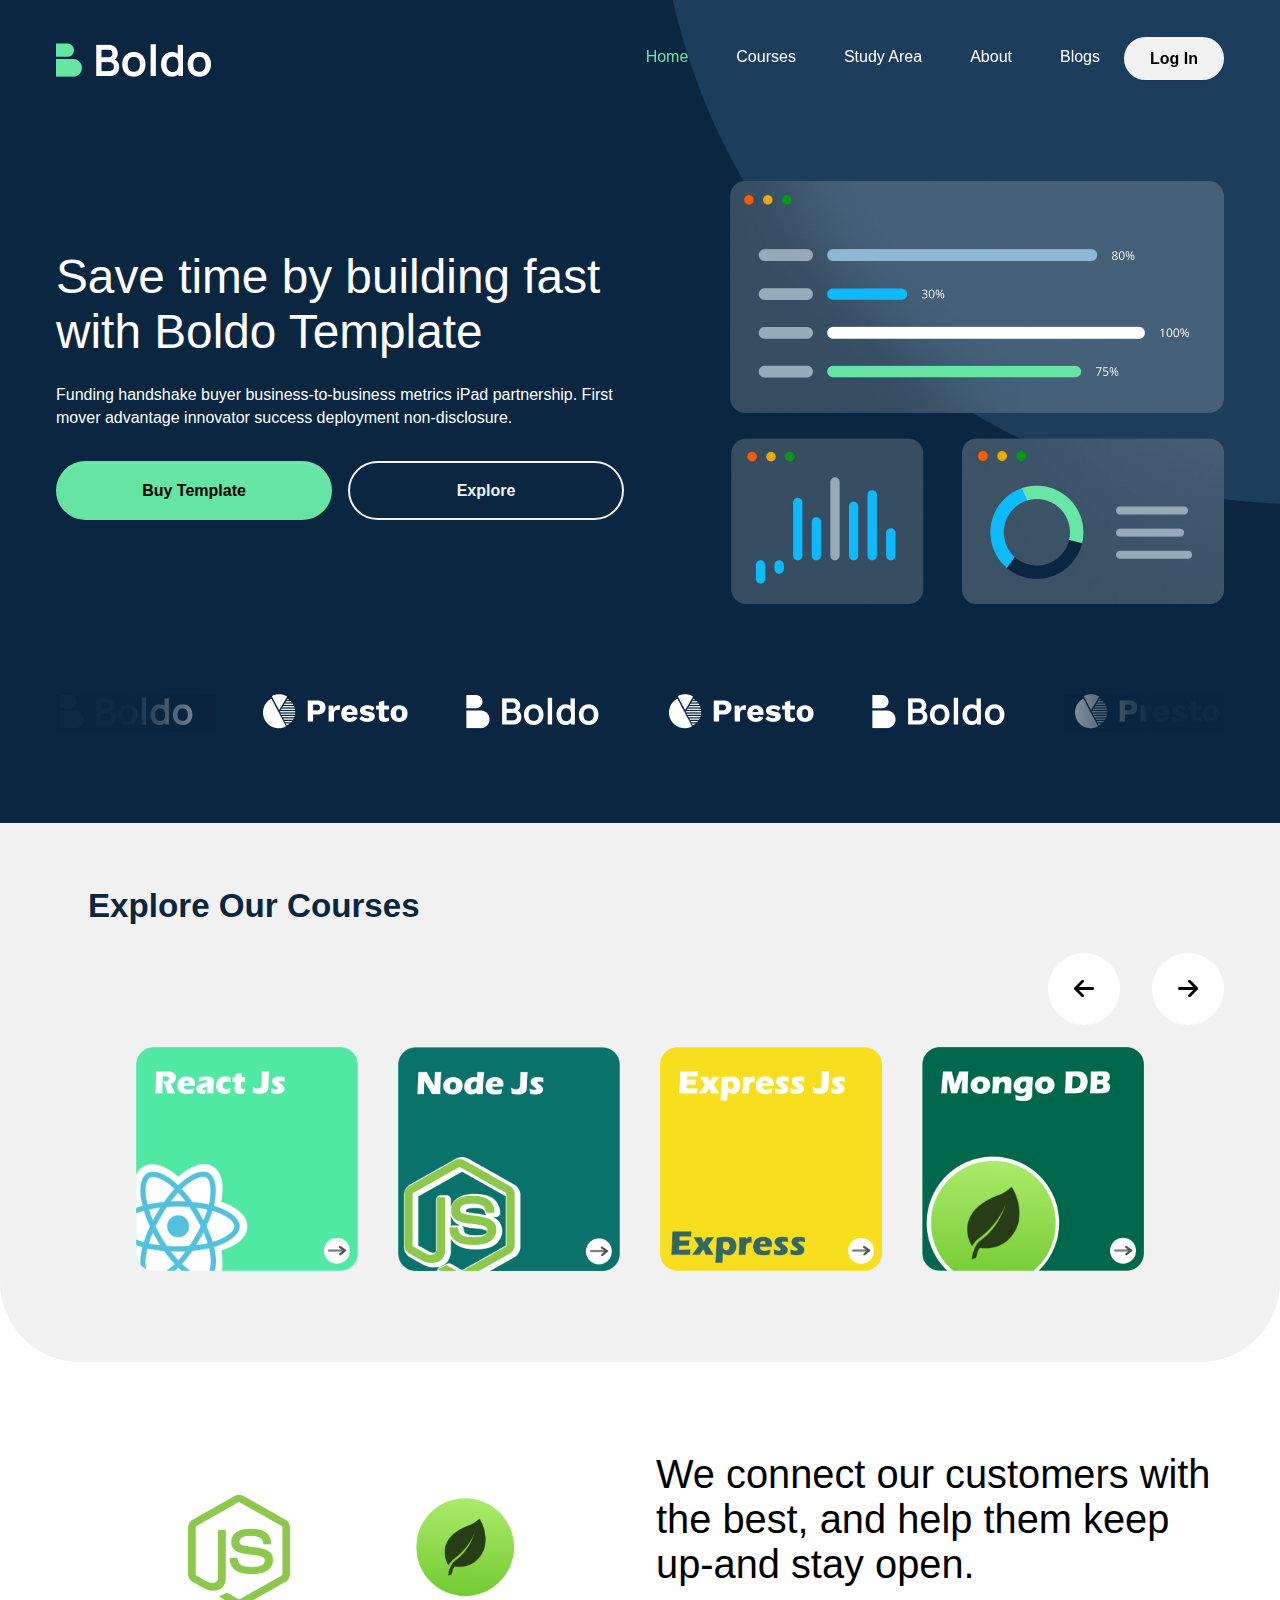
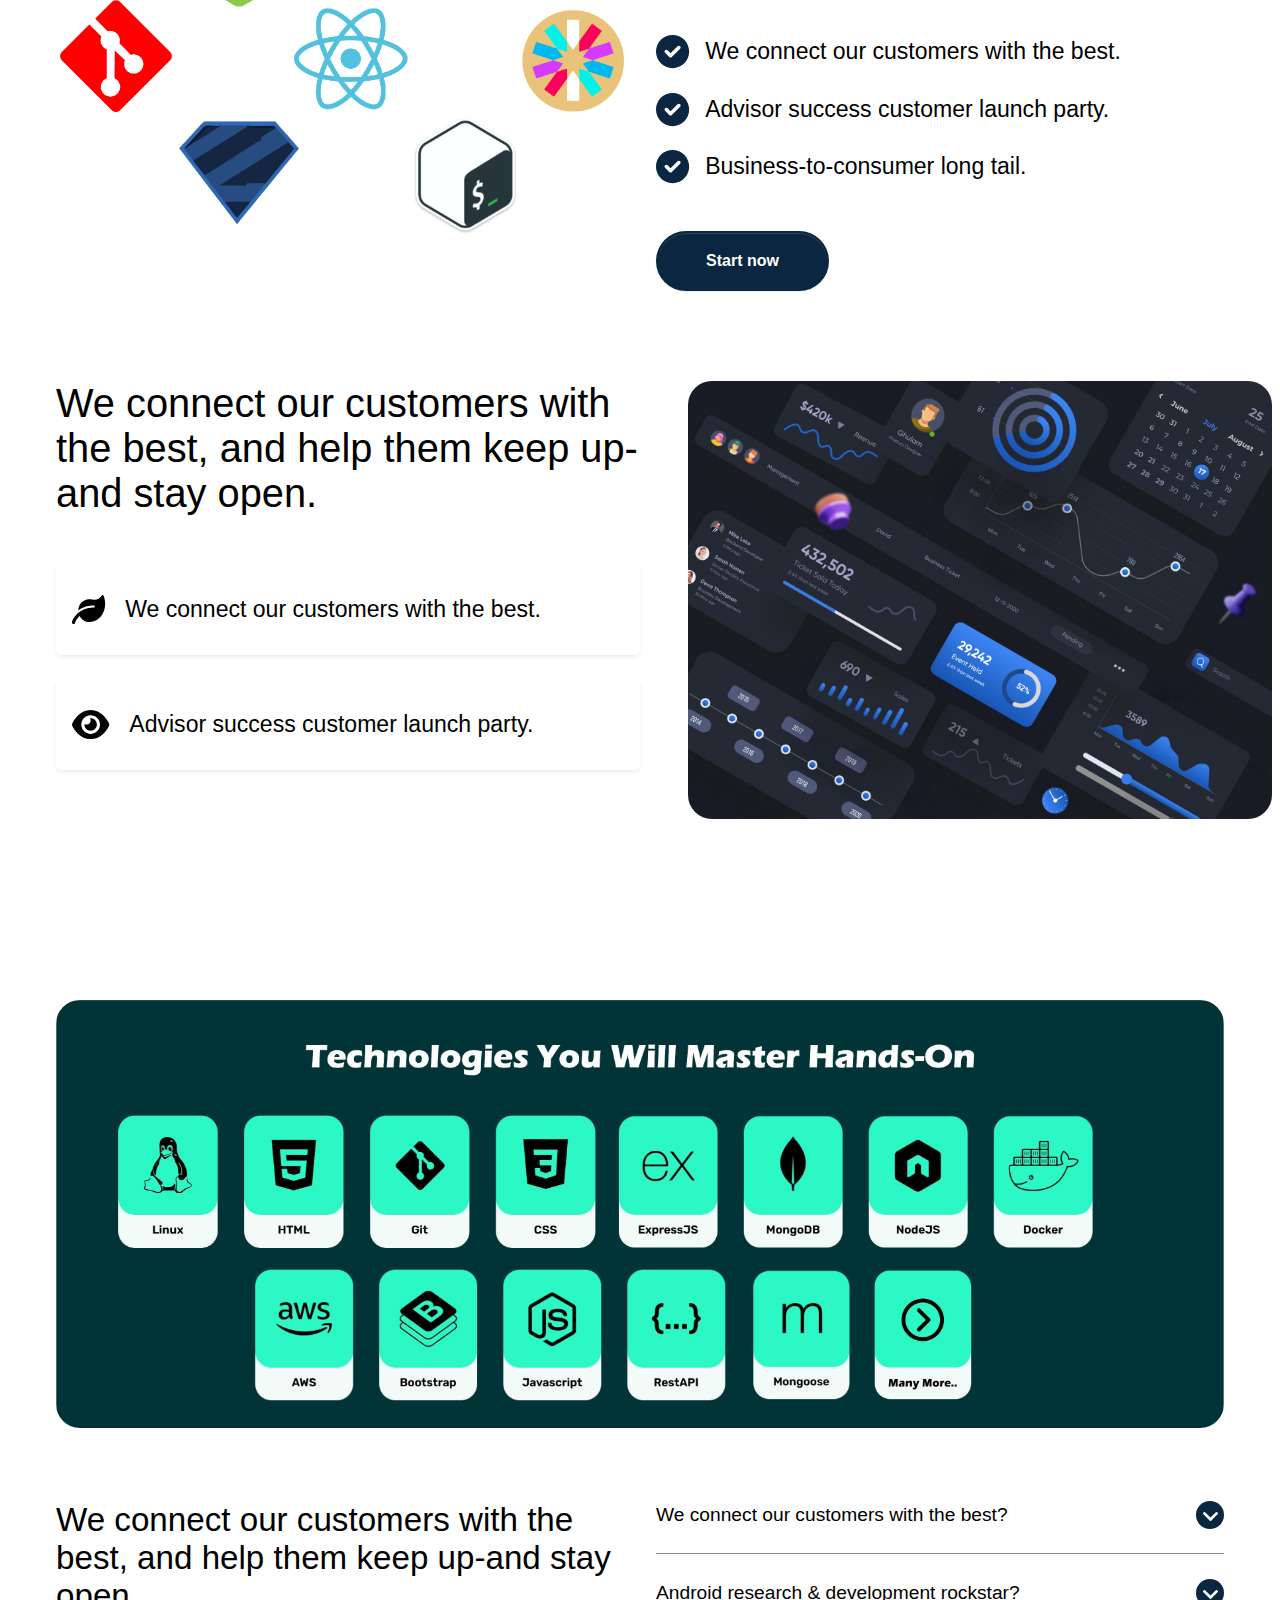
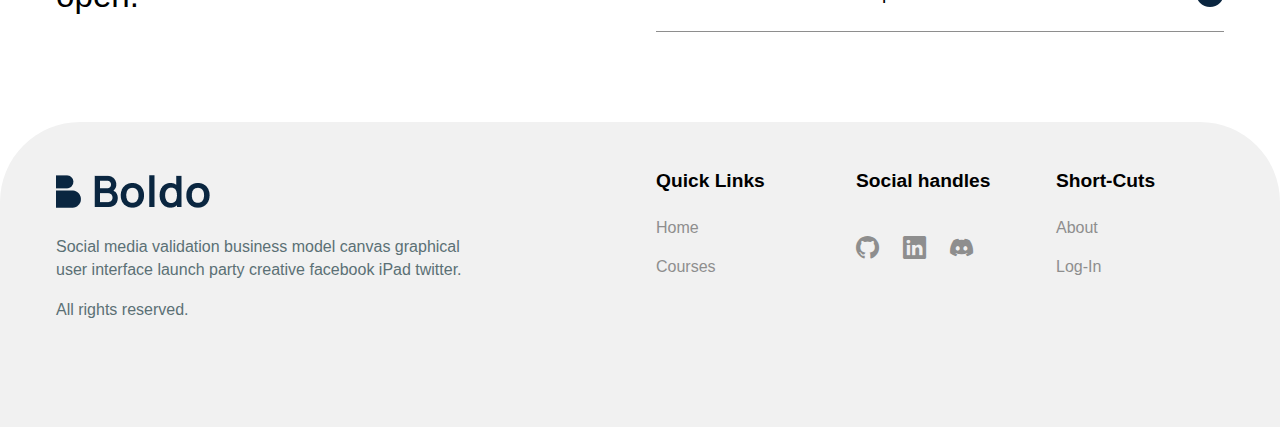
<file: index.html>
<!DOCTYPE html>
<html lang="en-US" dir="ltr">

<head>
  <meta charset="utf-8">
  <meta http-equiv="X-UA-Compatible" content="IE=edge">
  <meta name="viewport" content="width=device-width, initial-scale=1">
  <!-- ===============================================-->
  <!--    Document Title-->
  <!-- ===============================================-->
  <title>Boldo | Boldo Agency Template</title>
  <!-- ===============================================-->
  <!--    Favicons-->
  <!-- ===============================================-->
  <link rel="apple-touch-icon" sizes="180x180" href="assets/img/favicons/apple-touch-icon.png">
  <link rel="icon" type="image/png" sizes="32x32" href="assets/img/favicons/favicon-32x32.png">
  <link rel="icon" type="image/png" sizes="16x16" href="assets/img/favicons/favicon-16x16.png">
  <link rel="shortcut icon" type="image/x-icon" href="assets/img/favicons/favicon.ico">
  <link rel="manifest" href="assets/img/favicons/manifest.json">
  <meta name="msapplication-TileImage" content="assets/img/favicons/mstile-150x150.png">
  <meta name="theme-color" content="#ffffff">
  <!-- ===============================================-->
  <!--    Stylesheets-->
  <!-- ===============================================-->
  <link rel="stylesheet" href="https://cdn.jsdelivr.net/npm/bootstrap-icons@1.3.0/font/bootstrap-icons.css">
  <link rel="preconnect" href="https://fonts.gstatic.com">
  <link href="https://fonts.googleapis.com/css2?family=Manrope:wght@200;300;400;500;600;700&amp;display=swap"
    rel="stylesheet">
  <link href="vendors/prism/prism.css" rel="stylesheet">
  <link href="vendors/swiper/swiper-bundle.min.css" rel="stylesheet">
  <link href="assets/css/theme.css" rel="stylesheet" />
</head>

<body>
  <!-- ===============================================-->
  <!--    Main Content-->
  <!-- ===============================================-->
  <main class="main" id="top">
    
    <nav class="navbar navbar-expand-lg fixed-top navbar-dark" data-navbar-on-scroll="data-navbar-on-scroll">
      <div class="container"><a class="navbar-brand" href="index.html"><img src="assets/img/Logo.png" alt="" /></a>
        <button class="navbar-toggler" type="button" data-bs-toggle="collapse" data-bs-target="#navbarSupportedContent"
          aria-controls="navbarSupportedContent" aria-expanded="false" aria-label="Toggle navigation"><i
            class="fa-solid fa-bars text-white fs-3"></i></button>
        <div class="collapse navbar-collapse" id="navbarSupportedContent">
          <ul class="navbar-nav ms-auto mt-2 mt-lg-0">
            <li class="nav-item"><a class="nav-link active" aria-current="page" href="index.html">Home</a></li>
            <li class="nav-item"><a class="nav-link" aria-current="page" href="courses.html">Courses</a></li>
            <li class="nav-item"><a class="nav-link" aria-current="page" href="study_area.html">Study Area</a></li>
            <li class="nav-item"><a class="nav-link" aria-current="page" href="about.html">About</a></li>
            <li class="nav-item"><a class="nav-link" aria-current="page" href="blogs.html">Blogs</a></li>
            <li class="nav-item mt-2 mt-lg-0"><a class="nav-link btn btn-light text-black w-md-25 w-50 w-lg-100"
                aria-current="page" href="#">Log In</a></li>
          </ul>
        </div>
      </div>
    </nav>
    <div class="bg-dark"><img class="img-fluid position-absolute end-0" src="assets/img/hero/hero-bg.png"
        alt="Hero Section" />
      <!-- ============================================-->
      <!-- <section> begin ============================-->
      <section>
        <div class="container">
          <div class="row align-items-center py-lg-8 py-6">
            <div class="col-lg-6 text-center text-lg-start">
              <h1 class="text-white fs-5 fs-xl-6">Save time by building fast with Boldo Template</h1>
              <p class="text-white py-lg-3 py-2">Funding handshake buyer business-to-business metrics iPad partnership.
                First mover advantage innovator success deployment non-disclosure.</p>
              <div class="d-sm-flex align-items-center gap-3">
                <button class="btn btn-success text-black mb-3 w-75">Buy Template</button>
                <button class="btn btn-outline-light mb-3 w-75">Explore</button>
              </div>
            </div>
            <div class="col-lg-6 text-center text-lg-end mt-3 mt-lg-0"><img class="img-fluid"
                src="assets/img/hero/hero-graphics.png" alt="" /></div>
          </div>
          <div class="swiper ">
            <div class="swiper-container swiper-shadow swiper-theme"
              data-swiper='{"slidesPerView":2,"breakpoints":{"640":{"slidesPerView":2,"spaceBetween":20},"768":{"slidesPerView":4,"spaceBetween":40},"992":{"slidesPerView":5,"spaceBetween":40},"1024":{"slidesPerView":4,"spaceBetween":50},"1025":{"slidesPerView":6,"spaceBetween":50}},"spaceBetween":10,"grabCursor":true,"pagination":{"el":".swiper-pagination","clickable":true},"loop":true,"freeMode":true,"autoplay":{"delay":2500,"disableOnInteraction":false}}'>
              <div class="swiper-wrapper">
                <div class="swiper-slide text-center"><img src="assets/img/logos/boldo.png" alt="" /></div>
                <div class="swiper-slide text-center"><img src="assets/img/logos/presto.png" alt="" /></div>
                <div class="swiper-slide text-center"><img src="assets/img/logos/boldo.png" alt="" /></div>
                <div class="swiper-slide text-center"><img src="assets/img/logos/presto.png" alt="" /></div>
                <div class="swiper-slide text-center"><img src="assets/img/logos/boldo.png" alt="" /></div>
                <div class="swiper-slide text-center"><img src="assets/img/logos/presto.png" alt="" /></div>
              </div>
            </div>
          </div>
        </div>
        <!-- end of .container-->
      </section>
      <!-- <section> close ============================-->
      <!-- ============================================-->
    </div>
    <!-- <Course Section> ============================================-->
    <!-- <section> begin ============================-->
    <section class="bg-light pt-6 rounded-bottom ">
      <div class="container px-5">
        <div class="col-md-6">
          <h1 class="text-dark fw-bold fs-4 pb-3">Explore Our Courses</h1>
        </div>
        <div class="swiper mt-8 pt-3 px-5">
          <div class="swiper-container swiper-theme"
            data-swiper='{"slidesPerView":1,"breakpoints":{"640":{"slidesPerView":1,"spaceBetween":10},"768":{"slidesPerView":2,"spaceBetween":20},"1025":{"slidesPerView":4,"spaceBetween":40}},"spaceBetween":10,"grabCursor":true,"pagination":{"el":".swiper-pagination","clickable":true},"navigation":{"nextEl":".swiper-button-next","prevEl":".swiper-button-prev"},"loop":true,"freeMode":true,"loopedSlides":3}'>
            <div class="swiper-wrapper">
              <div class="swiper-slide">
                <img src="assets/img/course_logo/reactjs.png" alt="reactjs" class="w-100" />
              </div>
              <div class="swiper-slide">
                <img src="assets/img/course_logo/nodejs.png" alt="reactjs" class="w-100" />
              </div>
              <div class="swiper-slide">
                <img src="assets/img/course_logo/expressjs.png" alt="reactjs" class="w-100" />
              </div>
              <div class="swiper-slide">
                <img src="assets/img/course_logo/mongodb.png" alt="reactjs" class="w-100" />
              </div>
              <div class="swiper-slide">
                <img src="assets/img/course_logo/git.png" alt="reactjs" class="w-100" />
              </div>
              <div class="swiper-slide">
                <img src="assets/img/course_logo/bash.png" alt="reactjs" class="w-100" />
              </div>
              <div class="swiper-slide">
                <img src="assets/img/course_logo/zod.png" alt="reactjs" class="w-100" />
              </div>
              <div class="swiper-slide">
                <img src="assets/img/course_logo/jwt.png" alt="reactjs" class="w-100" />
              </div>
            </div>
          </div>
          <div class="swiper-button-next"><span class="fas fa-arrow-right fs-2"></span></div>
          <div class="swiper-button-prev"><span class="fas fa-arrow-left fs-2"></span></div>
        </div>
      </div>
      <!-- end of .container-->
    </section>
    <!-- <section> close ============================-->
    <!-- <Course Section> ============================================-->
    <!-- ============================================-->
    <!-- <section> begin ============================-->
    <section>
      <div class="container">
        <div class="row align-items-center">
          <div class="col-lg-6 text-center text-lg-start"><img class="img-fluid"
              src="assets/img/course_logo/technology.png" alt="code" />
          </div>
          <div class="col-lg-6">
            <h1 class="fs-xl-5 fs-lg-4 fs-3">We connect our customers with the best, and help them keep up-and stay
              open.</h1>
            <ul class="list-unstyled my-xl-5 my-3">
              <li class="fs-2 my-4 d-flex align-items-center gap-3 text-black"><i
                  class="fa-solid fa-circle-check fs-4 text-dark"></i><span>We connect our customers with the
                  best.</span></li>
              <li class="fs-2 my-4 d-flex align-items-center gap-3 text-black"><i
                  class="fa-solid fa-circle-check fs-4 text-dark"></i><span>Advisor success customer launch
                  party.</span></li>
              <li class="fs-2 my-4 d-flex align-items-center gap-3 text-black"><i
                  class="fa-solid fa-circle-check fs-4 text-dark"></i><span>Business-to-consumer long tail.</span></li>
            </ul>
            <button class="btn btn-dark">Start now</button>
          </div>
        </div>
      </div>
      <!-- end of .container-->
    </section>
    <!-- <section> close ============================-->
    <!-- ============================================-->
    <!-- ============================================-->
    <!-- <section> begin ============================-->
    <section class="pt-8 pt-lg-0">
      <div class="container">
        <div class="d-flex flex-column-reverse flex-lg-row gap-5">
          <div class="col-lg-6">
            <h1 class="fs-lg-4 fs-md-3 fs-xl-5 mb-5">We connect our customers with the best, and help them keep up-and
              stay open.</h1>
            <ul class="list-unstyled">
              <li class="fs-2 shadow-sm offer-list-item"><i class="fa-solid fa-leaf fs-lg-4 fs-3"></i><span>We connect
                  our customers with the best.</span></li>
              <li class="fs-2 shadow-sm offer-list-item"><i class="fa-solid fa-eye fs-lg-4 fs-3"></i><span>Advisor
                  success customer launch party.</span></li>
            </ul>
          </div>
          <div class="col-lg-6 text-center text-lg-end">
            <img class="img-fluid rounded-2" src="assets/img/course_logo/dashboard.jpg" />
          </div>
        </div>
      </div>
      <!-- end of .container-->
    </section>
    <!-- <section> close ============================-->
    <!-- ============================================-->
    <!-- ============================================-->
    <!-- <section> begin ============================-->
    <section>
      <div class="container"><img class="img-fluid rounded-2" src="assets/img/course_logo/banner.jpg" alt="Banner" />
        <div class="row mt-5 align-items-center">
          <div class="col-md-6">
            <h2 class="fs-md-4 fs-3 pt-3">We connect our customers with the best, and help them keep up-and stay
              open.
            </h2>
          </div>
          <div class="col-md-6">
            <div class="accordion accordion-flush" id="accordionFlushExample">
              <div class="accordion-item"></div>
              <h2 class="accordion-header border-bottom" id="srgdgfdgdgg45">
                <button class="accordion-button collapsed text-black" type="button" data-bs-toggle="collapse"
                  data-bs-target="#srgdgfdgdgg45tyuu" aria-expanded="false" aria-controls="srgdgfdgdgg45"><span
                    class="fs-1 pe-3">We connect our customers with the best?</span></button>
              </h2>
              <div class="accordion-collapse collapse" aria-labelledby="srgdgfdgdgg45"
                data-bs-parent="#accordionFlushExample" id="srgdgfdgdgg45tyuu">
                <div class="accordion-body">
                  <p class="mb-0">Placeholder content for this accordion, which is intended to demonstrate the
                    accordion-flush class. This is the first item's accordion body.</p>
                </div>
              </div>
              <div class="accordion-item"></div>
              <h2 class="accordion-header border-bottom" id="sxvdgrfhfh276">
                <button class="accordion-button collapsed text-black" type="button" data-bs-toggle="collapse"
                  data-bs-target="#srgdgfdgdgg45tyuu5ghj" aria-expanded="false" aria-controls="sxvdgrfhfh276"><span
                    class="fs-1 pe-3">Android research &amp; development rockstar? </span></button>
              </h2>
              <div class="accordion-collapse collapse" aria-labelledby="sxvdgrfhfh276"
                data-bs-parent="#accordionFlushExample" id="srgdgfdgdgg45tyuu5ghj">
                <div class="accordion-body">
                  <p class="mb-0">Placeholder content for this accordion, which is intended to demonstrate the
                    accordion-flush class. This is the first item's accordion body.</p>
                </div>
              </div>
            </div>
          </div>
        </div>
      </div>
      <!-- end of .container-->
    </section>
    <!-- <section> close ============================-->
    <!-- ============================================-->
    <!-- ============================================-->
    <!-- <section> close ============================-->
    <!-- ============================================-->
  </main>
  <!-- ===============================================-->
  <!--    End of Main Content-->
  <!-- ===============================================-->
  <!-- ============================================-->
  <!-- <section> begin ============================-->
  <section class="pt-0 bg-light rounded-top">
    <div class="container">
      <div class="row justify-content-between">
        <div class="col-lg-6 col-sm-12"><a href="index.html"><img class="img-fluid mt-5 mb-4"
              src="assets/img/black-logo.png" alt="" /></a>
          <p class="w-lg-75 text-gray">Social media validation business model canvas graphical user interface launch
            party creative facebook iPad twitter.</p>
        </div>
        <div class="col-lg-2 col-sm-4">
          <h3 class="fw-bold fs-1 mt-5 mb-4">Quick Links</h3>
          <ul class="list-unstyled">
            <li class="my-3 col-md-4"><a href="#">Home</a></li>
            <li class="my-3"><a href="#">Courses</a></li>
            <li class="my-3"><a href="#"></a></li>
          </ul>
        </div>
        <div class="col-lg-2 col-sm-4">
          <h3 class="fw-bold fs-1 mt-5 mb-4">Social handles</h3>
          <div class="d-flex gap-4">
            <ul class="list-unstyled">
              <li class="my-3"><a href="#"><i class="fs-2 bi-github"></i></a></li>
            </ul>
            <ul class="list-unstyled">
              <li class="my-3"><a href="#"><i class="fs-2 bi-linkedin"></i></a></li>
            </ul>
            <ul class="list-unstyled">
              <li class="my-3"><a href="#"><i class="fs-2 bi-discord"></i></a></li>
            </ul>
          </div>
        </div>
        <div class="col-lg-2 col-sm-4">
          <h3 class="fw-bold fs-1 mt-5 mb-4">Short-Cuts</h3>
          <ul class="list-unstyled">
            <li class="mb-3"><a href="#">About</a></li>
            <li class="mb-3"><a href="#">Log-In</a></li>
          </ul>
        </div>
      </div>
      <p class="text-gray">All rights reserved.</p>
    </div>
    <!-- end of .container-->
  </section>
  <!-- <section> close ============================-->
  <!-- ============================================-->
  <!-- ===============================================-->
  <!--    JavaScripts-->
  <!-- ===============================================-->
  <script src="vendors/popper/popper.min.js"></script>
  <script src="vendors/bootstrap/bootstrap.min.js"></script>
  <script src="vendors/anchorjs/anchor.min.js"></script>
  <script src="vendors/is/is.min.js"></script>
  <script src="vendors/fontawesome/all.min.js"></script>
  <script src="vendors/lodash/lodash.min.js"></script>
  <script src="https://polyfill.io/v3/polyfill.min.js?features=window.scroll"></script>
  <script src="vendors/prism/prism.js"></script>
  <script src="vendors/swiper/swiper-bundle.min.js"></script>
  <script src="assets/js/theme.js"></script>
</body>

</html>
</file>
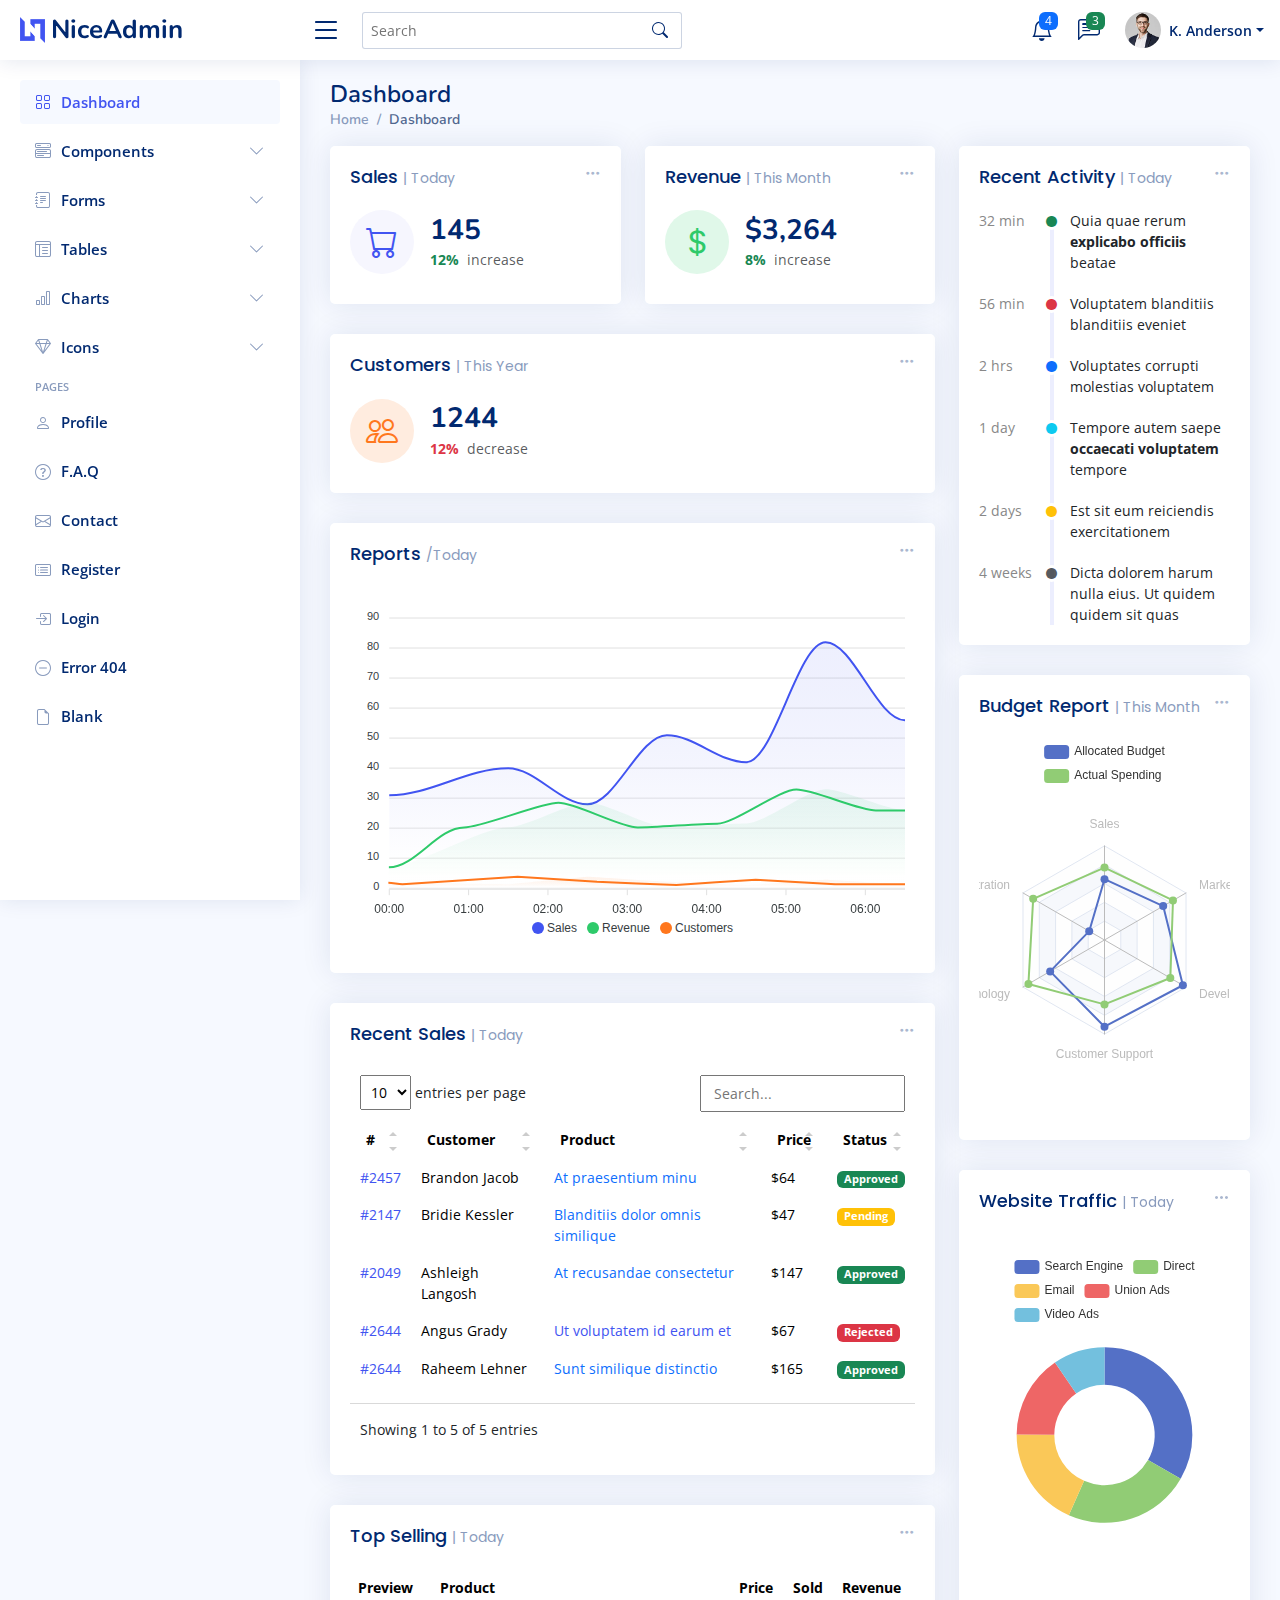
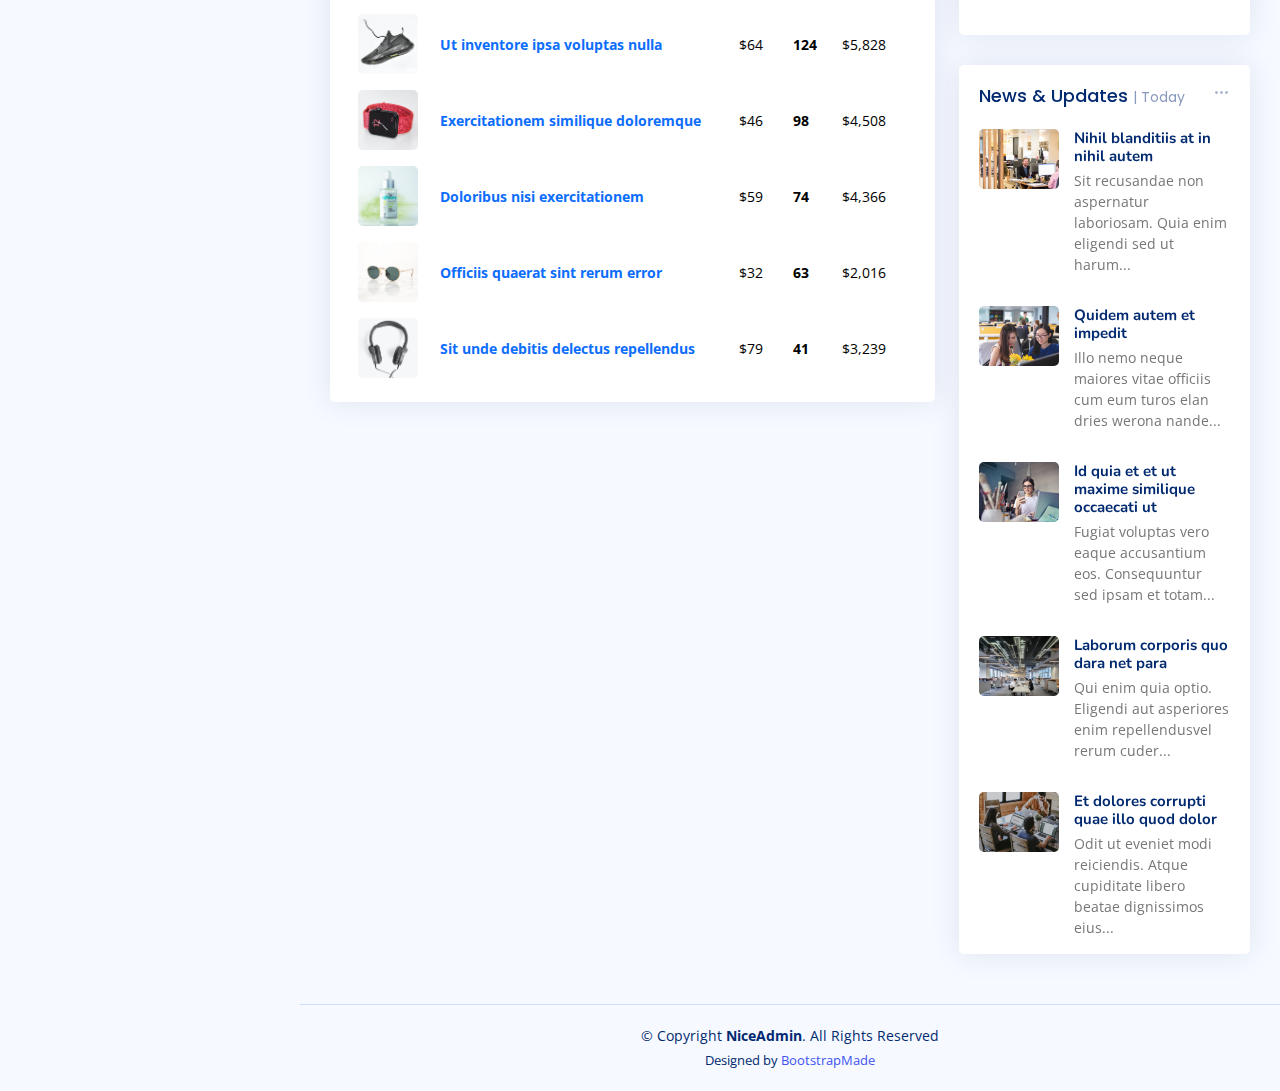
<file: admin/index.html>
<!DOCTYPE html>
<html lang="en">

<head>
  <meta charset="utf-8">
  <meta content="width=device-width, initial-scale=1.0" name="viewport">

  <title>Dashboard - NiceAdmin Bootstrap Template</title>
  <meta content="" name="description">
  <meta content="" name="keywords">

  <!-- Favicons -->
  <link href="assets/img/favicon.png" rel="icon">
  <link href="assets/img/apple-touch-icon.png" rel="apple-touch-icon">

  <!-- Google Fonts -->
  <link href="https://fonts.gstatic.com" rel="preconnect">
  <link href="https://fonts.googleapis.com/css?family=Open+Sans:300,300i,400,400i,600,600i,700,700i|Nunito:300,300i,400,400i,600,600i,700,700i|Poppins:300,300i,400,400i,500,500i,600,600i,700,700i" rel="stylesheet">

  <!-- Vendor CSS Files -->
  <link href="assets/vendor/bootstrap/css/bootstrap.min.css" rel="stylesheet">
  <link href="assets/vendor/bootstrap-icons/bootstrap-icons.css" rel="stylesheet">
  <link href="assets/vendor/boxicons/css/boxicons.min.css" rel="stylesheet">
  <link href="assets/vendor/quill/quill.snow.css" rel="stylesheet">
  <link href="assets/vendor/quill/quill.bubble.css" rel="stylesheet">
  <link href="assets/vendor/remixicon/remixicon.css" rel="stylesheet">
  <link href="assets/vendor/simple-datatables/style.css" rel="stylesheet">

  <!-- Template Main CSS File -->
  <link href="assets/css/style.css" rel="stylesheet">

  <!-- =======================================================
  * Template Name: NiceAdmin
  * Template URL: https://bootstrapmade.com/nice-admin-bootstrap-admin-html-template/
  * Updated: Mar 17 2024 with Bootstrap v5.3.3
  * Author: BootstrapMade.com
  * License: https://bootstrapmade.com/license/
  ======================================================== -->
</head>

<body>

  <!-- ======= Header ======= -->
  <header id="header" class="header fixed-top d-flex align-items-center">

    <div class="d-flex align-items-center justify-content-between">
      <a href="index.html" class="logo d-flex align-items-center">
        <img src="assets/img/logo.png" alt="">
        <span class="d-none d-lg-block">NiceAdmin</span>
      </a>
      <i class="bi bi-list toggle-sidebar-btn"></i>
    </div><!-- End Logo -->

    <div class="search-bar">
      <form class="search-form d-flex align-items-center" method="POST" action="#">
        <input type="text" name="query" placeholder="Search" title="Enter search keyword">
        <button type="submit" title="Search"><i class="bi bi-search"></i></button>
      </form>
    </div><!-- End Search Bar -->

    <nav class="header-nav ms-auto">
      <ul class="d-flex align-items-center">

        <li class="nav-item d-block d-lg-none">
          <a class="nav-link nav-icon search-bar-toggle " href="#">
            <i class="bi bi-search"></i>
          </a>
        </li><!-- End Search Icon-->

        <li class="nav-item dropdown">

          <a class="nav-link nav-icon" href="#" data-bs-toggle="dropdown">
            <i class="bi bi-bell"></i>
            <span class="badge bg-primary badge-number">4</span>
          </a><!-- End Notification Icon -->

          <ul class="dropdown-menu dropdown-menu-end dropdown-menu-arrow notifications">
            <li class="dropdown-header">
              You have 4 new notifications
              <a href="#"><span class="badge rounded-pill bg-primary p-2 ms-2">View all</span></a>
            </li>
            <li>
              <hr class="dropdown-divider">
            </li>

            <li class="notification-item">
              <i class="bi bi-exclamation-circle text-warning"></i>
              <div>
                <h4>Lorem Ipsum</h4>
                <p>Quae dolorem earum veritatis oditseno</p>
                <p>30 min. ago</p>
              </div>
            </li>

            <li>
              <hr class="dropdown-divider">
            </li>

            <li class="notification-item">
              <i class="bi bi-x-circle text-danger"></i>
              <div>
                <h4>Atque rerum nesciunt</h4>
                <p>Quae dolorem earum veritatis oditseno</p>
                <p>1 hr. ago</p>
              </div>
            </li>

            <li>
              <hr class="dropdown-divider">
            </li>

            <li class="notification-item">
              <i class="bi bi-check-circle text-success"></i>
              <div>
                <h4>Sit rerum fuga</h4>
                <p>Quae dolorem earum veritatis oditseno</p>
                <p>2 hrs. ago</p>
              </div>
            </li>

            <li>
              <hr class="dropdown-divider">
            </li>

            <li class="notification-item">
              <i class="bi bi-info-circle text-primary"></i>
              <div>
                <h4>Dicta reprehenderit</h4>
                <p>Quae dolorem earum veritatis oditseno</p>
                <p>4 hrs. ago</p>
              </div>
            </li>

            <li>
              <hr class="dropdown-divider">
            </li>
            <li class="dropdown-footer">
              <a href="#">Show all notifications</a>
            </li>

          </ul><!-- End Notification Dropdown Items -->

        </li><!-- End Notification Nav -->

        <li class="nav-item dropdown">

          <a class="nav-link nav-icon" href="#" data-bs-toggle="dropdown">
            <i class="bi bi-chat-left-text"></i>
            <span class="badge bg-success badge-number">3</span>
          </a><!-- End Messages Icon -->

          <ul class="dropdown-menu dropdown-menu-end dropdown-menu-arrow messages">
            <li class="dropdown-header">
              You have 3 new messages
              <a href="#"><span class="badge rounded-pill bg-primary p-2 ms-2">View all</span></a>
            </li>
            <li>
              <hr class="dropdown-divider">
            </li>

            <li class="message-item">
              <a href="#">
                <img src="assets/img/messages-1.jpg" alt="" class="rounded-circle">
                <div>
                  <h4>Maria Hudson</h4>
                  <p>Velit asperiores et ducimus soluta repudiandae labore officia est ut...</p>
                  <p>4 hrs. ago</p>
                </div>
              </a>
            </li>
            <li>
              <hr class="dropdown-divider">
            </li>

            <li class="message-item">
              <a href="#">
                <img src="assets/img/messages-2.jpg" alt="" class="rounded-circle">
                <div>
                  <h4>Anna Nelson</h4>
                  <p>Velit asperiores et ducimus soluta repudiandae labore officia est ut...</p>
                  <p>6 hrs. ago</p>
                </div>
              </a>
            </li>
            <li>
              <hr class="dropdown-divider">
            </li>

            <li class="message-item">
              <a href="#">
                <img src="assets/img/messages-3.jpg" alt="" class="rounded-circle">
                <div>
                  <h4>David Muldon</h4>
                  <p>Velit asperiores et ducimus soluta repudiandae labore officia est ut...</p>
                  <p>8 hrs. ago</p>
                </div>
              </a>
            </li>
            <li>
              <hr class="dropdown-divider">
            </li>

            <li class="dropdown-footer">
              <a href="#">Show all messages</a>
            </li>

          </ul><!-- End Messages Dropdown Items -->

        </li><!-- End Messages Nav -->

        <li class="nav-item dropdown pe-3">

          <a class="nav-link nav-profile d-flex align-items-center pe-0" href="#" data-bs-toggle="dropdown">
            <img src="assets/img/profile-img.jpg" alt="Profile" class="rounded-circle">
            <span class="d-none d-md-block dropdown-toggle ps-2">K. Anderson</span>
          </a><!-- End Profile Iamge Icon -->

          <ul class="dropdown-menu dropdown-menu-end dropdown-menu-arrow profile">
            <li class="dropdown-header">
              <h6>Kevin Anderson</h6>
              <span>Web Designer</span>
            </li>
            <li>
              <hr class="dropdown-divider">
            </li>

            <li>
              <a class="dropdown-item d-flex align-items-center" href="users-profile.html">
                <i class="bi bi-person"></i>
                <span>My Profile</span>
              </a>
            </li>
            <li>
              <hr class="dropdown-divider">
            </li>

            <li>
              <a class="dropdown-item d-flex align-items-center" href="users-profile.html">
                <i class="bi bi-gear"></i>
                <span>Account Settings</span>
              </a>
            </li>
            <li>
              <hr class="dropdown-divider">
            </li>

            <li>
              <a class="dropdown-item d-flex align-items-center" href="pages-faq.html">
                <i class="bi bi-question-circle"></i>
                <span>Need Help?</span>
              </a>
            </li>
            <li>
              <hr class="dropdown-divider">
            </li>

            <li>
              <a class="dropdown-item d-flex align-items-center" href="#">
                <i class="bi bi-box-arrow-right"></i>
                <span>Sign Out</span>
              </a>
            </li>

          </ul><!-- End Profile Dropdown Items -->
        </li><!-- End Profile Nav -->

      </ul>
    </nav><!-- End Icons Navigation -->

  </header><!-- End Header -->

  <!-- ======= Sidebar ======= -->
  <aside id="sidebar" class="sidebar">

    <ul class="sidebar-nav" id="sidebar-nav">

      <li class="nav-item">
        <a class="nav-link " href="index.html">
          <i class="bi bi-grid"></i>
          <span>Dashboard</span>
        </a>
      </li><!-- End Dashboard Nav -->

      <li class="nav-item">
        <a class="nav-link collapsed" data-bs-target="#components-nav" data-bs-toggle="collapse" href="#">
          <i class="bi bi-menu-button-wide"></i><span>Components</span><i class="bi bi-chevron-down ms-auto"></i>
        </a>
        <ul id="components-nav" class="nav-content collapse " data-bs-parent="#sidebar-nav">
          <li>
            <a href="components-alerts.html">
              <i class="bi bi-circle"></i><span>Alerts</span>
            </a>
          </li>
          <li>
            <a href="components-accordion.html">
              <i class="bi bi-circle"></i><span>Accordion</span>
            </a>
          </li>
          <li>
            <a href="components-badges.html">
              <i class="bi bi-circle"></i><span>Badges</span>
            </a>
          </li>
          <li>
            <a href="components-breadcrumbs.html">
              <i class="bi bi-circle"></i><span>Breadcrumbs</span>
            </a>
          </li>
          <li>
            <a href="components-buttons.html">
              <i class="bi bi-circle"></i><span>Buttons</span>
            </a>
          </li>
          <li>
            <a href="components-cards.html">
              <i class="bi bi-circle"></i><span>Cards</span>
            </a>
          </li>
          <li>
            <a href="components-carousel.html">
              <i class="bi bi-circle"></i><span>Carousel</span>
            </a>
          </li>
          <li>
            <a href="components-list-group.html">
              <i class="bi bi-circle"></i><span>List group</span>
            </a>
          </li>
          <li>
            <a href="components-modal.html">
              <i class="bi bi-circle"></i><span>Modal</span>
            </a>
          </li>
          <li>
            <a href="components-tabs.html">
              <i class="bi bi-circle"></i><span>Tabs</span>
            </a>
          </li>
          <li>
            <a href="components-pagination.html">
              <i class="bi bi-circle"></i><span>Pagination</span>
            </a>
          </li>
          <li>
            <a href="components-progress.html">
              <i class="bi bi-circle"></i><span>Progress</span>
            </a>
          </li>
          <li>
            <a href="components-spinners.html">
              <i class="bi bi-circle"></i><span>Spinners</span>
            </a>
          </li>
          <li>
            <a href="components-tooltips.html">
              <i class="bi bi-circle"></i><span>Tooltips</span>
            </a>
          </li>
        </ul>
      </li><!-- End Components Nav -->

      <li class="nav-item">
        <a class="nav-link collapsed" data-bs-target="#forms-nav" data-bs-toggle="collapse" href="#">
          <i class="bi bi-journal-text"></i><span>Forms</span><i class="bi bi-chevron-down ms-auto"></i>
        </a>
        <ul id="forms-nav" class="nav-content collapse " data-bs-parent="#sidebar-nav">
          <li>
            <a href="forms-elements.html">
              <i class="bi bi-circle"></i><span>Form Elements</span>
            </a>
          </li>
          <li>
            <a href="forms-layouts.html">
              <i class="bi bi-circle"></i><span>Form Layouts</span>
            </a>
          </li>
          <li>
            <a href="forms-editors.html">
              <i class="bi bi-circle"></i><span>Form Editors</span>
            </a>
          </li>
          <li>
            <a href="forms-validation.html">
              <i class="bi bi-circle"></i><span>Form Validation</span>
            </a>
          </li>
        </ul>
      </li><!-- End Forms Nav -->

      <li class="nav-item">
        <a class="nav-link collapsed" data-bs-target="#tables-nav" data-bs-toggle="collapse" href="#">
          <i class="bi bi-layout-text-window-reverse"></i><span>Tables</span><i class="bi bi-chevron-down ms-auto"></i>
        </a>
        <ul id="tables-nav" class="nav-content collapse " data-bs-parent="#sidebar-nav">
          <li>
            <a href="tables-general.html">
              <i class="bi bi-circle"></i><span>General Tables</span>
            </a>
          </li>
          <li>
            <a href="tables-data.html">
              <i class="bi bi-circle"></i><span>Data Tables</span>
            </a>
          </li>
        </ul>
      </li><!-- End Tables Nav -->

      <li class="nav-item">
        <a class="nav-link collapsed" data-bs-target="#charts-nav" data-bs-toggle="collapse" href="#">
          <i class="bi bi-bar-chart"></i><span>Charts</span><i class="bi bi-chevron-down ms-auto"></i>
        </a>
        <ul id="charts-nav" class="nav-content collapse " data-bs-parent="#sidebar-nav">
          <li>
            <a href="charts-chartjs.html">
              <i class="bi bi-circle"></i><span>Chart.js</span>
            </a>
          </li>
          <li>
            <a href="charts-apexcharts.html">
              <i class="bi bi-circle"></i><span>ApexCharts</span>
            </a>
          </li>
          <li>
            <a href="charts-echarts.html">
              <i class="bi bi-circle"></i><span>ECharts</span>
            </a>
          </li>
        </ul>
      </li><!-- End Charts Nav -->

      <li class="nav-item">
        <a class="nav-link collapsed" data-bs-target="#icons-nav" data-bs-toggle="collapse" href="#">
          <i class="bi bi-gem"></i><span>Icons</span><i class="bi bi-chevron-down ms-auto"></i>
        </a>
        <ul id="icons-nav" class="nav-content collapse " data-bs-parent="#sidebar-nav">
          <li>
            <a href="icons-bootstrap.html">
              <i class="bi bi-circle"></i><span>Bootstrap Icons</span>
            </a>
          </li>
          <li>
            <a href="icons-remix.html">
              <i class="bi bi-circle"></i><span>Remix Icons</span>
            </a>
          </li>
          <li>
            <a href="icons-boxicons.html">
              <i class="bi bi-circle"></i><span>Boxicons</span>
            </a>
          </li>
        </ul>
      </li><!-- End Icons Nav -->

      <li class="nav-heading">Pages</li>

      <li class="nav-item">
        <a class="nav-link collapsed" href="users-profile.html">
          <i class="bi bi-person"></i>
          <span>Profile</span>
        </a>
      </li><!-- End Profile Page Nav -->

      <li class="nav-item">
        <a class="nav-link collapsed" href="pages-faq.html">
          <i class="bi bi-question-circle"></i>
          <span>F.A.Q</span>
        </a>
      </li><!-- End F.A.Q Page Nav -->

      <li class="nav-item">
        <a class="nav-link collapsed" href="pages-contact.html">
          <i class="bi bi-envelope"></i>
          <span>Contact</span>
        </a>
      </li><!-- End Contact Page Nav -->

      <li class="nav-item">
        <a class="nav-link collapsed" href="pages-register.html">
          <i class="bi bi-card-list"></i>
          <span>Register</span>
        </a>
      </li><!-- End Register Page Nav -->

      <li class="nav-item">
        <a class="nav-link collapsed" href="pages-login.html">
          <i class="bi bi-box-arrow-in-right"></i>
          <span>Login</span>
        </a>
      </li><!-- End Login Page Nav -->

      <li class="nav-item">
        <a class="nav-link collapsed" href="pages-error-404.html">
          <i class="bi bi-dash-circle"></i>
          <span>Error 404</span>
        </a>
      </li><!-- End Error 404 Page Nav -->

      <li class="nav-item">
        <a class="nav-link collapsed" href="pages-blank.html">
          <i class="bi bi-file-earmark"></i>
          <span>Blank</span>
        </a>
      </li><!-- End Blank Page Nav -->

    </ul>

  </aside><!-- End Sidebar-->

  <main id="main" class="main">

    <div class="pagetitle">
      <h1>Dashboard</h1>
      <nav>
        <ol class="breadcrumb">
          <li class="breadcrumb-item"><a href="index.html">Home</a></li>
          <li class="breadcrumb-item active">Dashboard</li>
        </ol>
      </nav>
    </div><!-- End Page Title -->

    <section class="section dashboard">
      <div class="row">

        <!-- Left side columns -->
        <div class="col-lg-8">
          <div class="row">

            <!-- Sales Card -->
            <div class="col-xxl-4 col-md-6">
              <div class="card info-card sales-card">

                <div class="filter">
                  <a class="icon" href="#" data-bs-toggle="dropdown"><i class="bi bi-three-dots"></i></a>
                  <ul class="dropdown-menu dropdown-menu-end dropdown-menu-arrow">
                    <li class="dropdown-header text-start">
                      <h6>Filter</h6>
                    </li>

                    <li><a class="dropdown-item" href="#">Today</a></li>
                    <li><a class="dropdown-item" href="#">This Month</a></li>
                    <li><a class="dropdown-item" href="#">This Year</a></li>
                  </ul>
                </div>

                <div class="card-body">
                  <h5 class="card-title">Sales <span>| Today</span></h5>

                  <div class="d-flex align-items-center">
                    <div class="card-icon rounded-circle d-flex align-items-center justify-content-center">
                      <i class="bi bi-cart"></i>
                    </div>
                    <div class="ps-3">
                      <h6>145</h6>
                      <span class="text-success small pt-1 fw-bold">12%</span> <span class="text-muted small pt-2 ps-1">increase</span>

                    </div>
                  </div>
                </div>

              </div>
            </div><!-- End Sales Card -->

            <!-- Revenue Card -->
            <div class="col-xxl-4 col-md-6">
              <div class="card info-card revenue-card">

                <div class="filter">
                  <a class="icon" href="#" data-bs-toggle="dropdown"><i class="bi bi-three-dots"></i></a>
                  <ul class="dropdown-menu dropdown-menu-end dropdown-menu-arrow">
                    <li class="dropdown-header text-start">
                      <h6>Filter</h6>
                    </li>

                    <li><a class="dropdown-item" href="#">Today</a></li>
                    <li><a class="dropdown-item" href="#">This Month</a></li>
                    <li><a class="dropdown-item" href="#">This Year</a></li>
                  </ul>
                </div>

                <div class="card-body">
                  <h5 class="card-title">Revenue <span>| This Month</span></h5>

                  <div class="d-flex align-items-center">
                    <div class="card-icon rounded-circle d-flex align-items-center justify-content-center">
                      <i class="bi bi-currency-dollar"></i>
                    </div>
                    <div class="ps-3">
                      <h6>$3,264</h6>
                      <span class="text-success small pt-1 fw-bold">8%</span> <span class="text-muted small pt-2 ps-1">increase</span>

                    </div>
                  </div>
                </div>

              </div>
            </div><!-- End Revenue Card -->

            <!-- Customers Card -->
            <div class="col-xxl-4 col-xl-12">

              <div class="card info-card customers-card">

                <div class="filter">
                  <a class="icon" href="#" data-bs-toggle="dropdown"><i class="bi bi-three-dots"></i></a>
                  <ul class="dropdown-menu dropdown-menu-end dropdown-menu-arrow">
                    <li class="dropdown-header text-start">
                      <h6>Filter</h6>
                    </li>

                    <li><a class="dropdown-item" href="#">Today</a></li>
                    <li><a class="dropdown-item" href="#">This Month</a></li>
                    <li><a class="dropdown-item" href="#">This Year</a></li>
                  </ul>
                </div>

                <div class="card-body">
                  <h5 class="card-title">Customers <span>| This Year</span></h5>

                  <div class="d-flex align-items-center">
                    <div class="card-icon rounded-circle d-flex align-items-center justify-content-center">
                      <i class="bi bi-people"></i>
                    </div>
                    <div class="ps-3">
                      <h6>1244</h6>
                      <span class="text-danger small pt-1 fw-bold">12%</span> <span class="text-muted small pt-2 ps-1">decrease</span>

                    </div>
                  </div>

                </div>
              </div>

            </div><!-- End Customers Card -->

            <!-- Reports -->
            <div class="col-12">
              <div class="card">

                <div class="filter">
                  <a class="icon" href="#" data-bs-toggle="dropdown"><i class="bi bi-three-dots"></i></a>
                  <ul class="dropdown-menu dropdown-menu-end dropdown-menu-arrow">
                    <li class="dropdown-header text-start">
                      <h6>Filter</h6>
                    </li>

                    <li><a class="dropdown-item" href="#">Today</a></li>
                    <li><a class="dropdown-item" href="#">This Month</a></li>
                    <li><a class="dropdown-item" href="#">This Year</a></li>
                  </ul>
                </div>

                <div class="card-body">
                  <h5 class="card-title">Reports <span>/Today</span></h5>

                  <!-- Line Chart -->
                  <div id="reportsChart"></div>

                  <script>
                    document.addEventListener("DOMContentLoaded", () => {
                      new ApexCharts(document.querySelector("#reportsChart"), {
                        series: [{
                          name: 'Sales',
                          data: [31, 40, 28, 51, 42, 82, 56],
                        }, {
                          name: 'Revenue',
                          data: [11, 32, 45, 32, 34, 52, 41]
                        }, {
                          name: 'Customers',
                          data: [15, 11, 32, 18, 9, 24, 11]
                        }],
                        chart: {
                          height: 350,
                          type: 'area',
                          toolbar: {
                            show: false
                          },
                        },
                        markers: {
                          size: 4
                        },
                        colors: ['#4154f1', '#2eca6a', '#ff771d'],
                        fill: {
                          type: "gradient",
                          gradient: {
                            shadeIntensity: 1,
                            opacityFrom: 0.3,
                            opacityTo: 0.4,
                            stops: [0, 90, 100]
                          }
                        },
                        dataLabels: {
                          enabled: false
                        },
                        stroke: {
                          curve: 'smooth',
                          width: 2
                        },
                        xaxis: {
                          type: 'datetime',
                          categories: ["2018-09-19T00:00:00.000Z", "2018-09-19T01:30:00.000Z", "2018-09-19T02:30:00.000Z", "2018-09-19T03:30:00.000Z", "2018-09-19T04:30:00.000Z", "2018-09-19T05:30:00.000Z", "2018-09-19T06:30:00.000Z"]
                        },
                        tooltip: {
                          x: {
                            format: 'dd/MM/yy HH:mm'
                          },
                        }
                      }).render();
                    });
                  </script>
                  <!-- End Line Chart -->

                </div>

              </div>
            </div><!-- End Reports -->

            <!-- Recent Sales -->
            <div class="col-12">
              <div class="card recent-sales overflow-auto">

                <div class="filter">
                  <a class="icon" href="#" data-bs-toggle="dropdown"><i class="bi bi-three-dots"></i></a>
                  <ul class="dropdown-menu dropdown-menu-end dropdown-menu-arrow">
                    <li class="dropdown-header text-start">
                      <h6>Filter</h6>
                    </li>

                    <li><a class="dropdown-item" href="#">Today</a></li>
                    <li><a class="dropdown-item" href="#">This Month</a></li>
                    <li><a class="dropdown-item" href="#">This Year</a></li>
                  </ul>
                </div>

                <div class="card-body">
                  <h5 class="card-title">Recent Sales <span>| Today</span></h5>

                  <table class="table table-borderless datatable">
                    <thead>
                      <tr>
                        <th scope="col">#</th>
                        <th scope="col">Customer</th>
                        <th scope="col">Product</th>
                        <th scope="col">Price</th>
                        <th scope="col">Status</th>
                      </tr>
                    </thead>
                    <tbody>
                      <tr>
                        <th scope="row"><a href="#">#2457</a></th>
                        <td>Brandon Jacob</td>
                        <td><a href="#" class="text-primary">At praesentium minu</a></td>
                        <td>$64</td>
                        <td><span class="badge bg-success">Approved</span></td>
                      </tr>
                      <tr>
                        <th scope="row"><a href="#">#2147</a></th>
                        <td>Bridie Kessler</td>
                        <td><a href="#" class="text-primary">Blanditiis dolor omnis similique</a></td>
                        <td>$47</td>
                        <td><span class="badge bg-warning">Pending</span></td>
                      </tr>
                      <tr>
                        <th scope="row"><a href="#">#2049</a></th>
                        <td>Ashleigh Langosh</td>
                        <td><a href="#" class="text-primary">At recusandae consectetur</a></td>
                        <td>$147</td>
                        <td><span class="badge bg-success">Approved</span></td>
                      </tr>
                      <tr>
                        <th scope="row"><a href="#">#2644</a></th>
                        <td>Angus Grady</td>
                        <td><a href="#" class="text-primar">Ut voluptatem id earum et</a></td>
                        <td>$67</td>
                        <td><span class="badge bg-danger">Rejected</span></td>
                      </tr>
                      <tr>
                        <th scope="row"><a href="#">#2644</a></th>
                        <td>Raheem Lehner</td>
                        <td><a href="#" class="text-primary">Sunt similique distinctio</a></td>
                        <td>$165</td>
                        <td><span class="badge bg-success">Approved</span></td>
                      </tr>
                    </tbody>
                  </table>

                </div>

              </div>
            </div><!-- End Recent Sales -->

            <!-- Top Selling -->
            <div class="col-12">
              <div class="card top-selling overflow-auto">

                <div class="filter">
                  <a class="icon" href="#" data-bs-toggle="dropdown"><i class="bi bi-three-dots"></i></a>
                  <ul class="dropdown-menu dropdown-menu-end dropdown-menu-arrow">
                    <li class="dropdown-header text-start">
                      <h6>Filter</h6>
                    </li>

                    <li><a class="dropdown-item" href="#">Today</a></li>
                    <li><a class="dropdown-item" href="#">This Month</a></li>
                    <li><a class="dropdown-item" href="#">This Year</a></li>
                  </ul>
                </div>

                <div class="card-body pb-0">
                  <h5 class="card-title">Top Selling <span>| Today</span></h5>

                  <table class="table table-borderless">
                    <thead>
                      <tr>
                        <th scope="col">Preview</th>
                        <th scope="col">Product</th>
                        <th scope="col">Price</th>
                        <th scope="col">Sold</th>
                        <th scope="col">Revenue</th>
                      </tr>
                    </thead>
                    <tbody>
                      <tr>
                        <th scope="row"><a href="#"><img src="assets/img/product-1.jpg" alt=""></a></th>
                        <td><a href="#" class="text-primary fw-bold">Ut inventore ipsa voluptas nulla</a></td>
                        <td>$64</td>
                        <td class="fw-bold">124</td>
                        <td>$5,828</td>
                      </tr>
                      <tr>
                        <th scope="row"><a href="#"><img src="assets/img/product-2.jpg" alt=""></a></th>
                        <td><a href="#" class="text-primary fw-bold">Exercitationem similique doloremque</a></td>
                        <td>$46</td>
                        <td class="fw-bold">98</td>
                        <td>$4,508</td>
                      </tr>
                      <tr>
                        <th scope="row"><a href="#"><img src="assets/img/product-3.jpg" alt=""></a></th>
                        <td><a href="#" class="text-primary fw-bold">Doloribus nisi exercitationem</a></td>
                        <td>$59</td>
                        <td class="fw-bold">74</td>
                        <td>$4,366</td>
                      </tr>
                      <tr>
                        <th scope="row"><a href="#"><img src="assets/img/product-4.jpg" alt=""></a></th>
                        <td><a href="#" class="text-primary fw-bold">Officiis quaerat sint rerum error</a></td>
                        <td>$32</td>
                        <td class="fw-bold">63</td>
                        <td>$2,016</td>
                      </tr>
                      <tr>
                        <th scope="row"><a href="#"><img src="assets/img/product-5.jpg" alt=""></a></th>
                        <td><a href="#" class="text-primary fw-bold">Sit unde debitis delectus repellendus</a></td>
                        <td>$79</td>
                        <td class="fw-bold">41</td>
                        <td>$3,239</td>
                      </tr>
                    </tbody>
                  </table>

                </div>

              </div>
            </div><!-- End Top Selling -->

          </div>
        </div><!-- End Left side columns -->

        <!-- Right side columns -->
        <div class="col-lg-4">

          <!-- Recent Activity -->
          <div class="card">
            <div class="filter">
              <a class="icon" href="#" data-bs-toggle="dropdown"><i class="bi bi-three-dots"></i></a>
              <ul class="dropdown-menu dropdown-menu-end dropdown-menu-arrow">
                <li class="dropdown-header text-start">
                  <h6>Filter</h6>
                </li>

                <li><a class="dropdown-item" href="#">Today</a></li>
                <li><a class="dropdown-item" href="#">This Month</a></li>
                <li><a class="dropdown-item" href="#">This Year</a></li>
              </ul>
            </div>

            <div class="card-body">
              <h5 class="card-title">Recent Activity <span>| Today</span></h5>

              <div class="activity">

                <div class="activity-item d-flex">
                  <div class="activite-label">32 min</div>
                  <i class='bi bi-circle-fill activity-badge text-success align-self-start'></i>
                  <div class="activity-content">
                    Quia quae rerum <a href="#" class="fw-bold text-dark">explicabo officiis</a> beatae
                  </div>
                </div><!-- End activity item-->

                <div class="activity-item d-flex">
                  <div class="activite-label">56 min</div>
                  <i class='bi bi-circle-fill activity-badge text-danger align-self-start'></i>
                  <div class="activity-content">
                    Voluptatem blanditiis blanditiis eveniet
                  </div>
                </div><!-- End activity item-->

                <div class="activity-item d-flex">
                  <div class="activite-label">2 hrs</div>
                  <i class='bi bi-circle-fill activity-badge text-primary align-self-start'></i>
                  <div class="activity-content">
                    Voluptates corrupti molestias voluptatem
                  </div>
                </div><!-- End activity item-->

                <div class="activity-item d-flex">
                  <div class="activite-label">1 day</div>
                  <i class='bi bi-circle-fill activity-badge text-info align-self-start'></i>
                  <div class="activity-content">
                    Tempore autem saepe <a href="#" class="fw-bold text-dark">occaecati voluptatem</a> tempore
                  </div>
                </div><!-- End activity item-->

                <div class="activity-item d-flex">
                  <div class="activite-label">2 days</div>
                  <i class='bi bi-circle-fill activity-badge text-warning align-self-start'></i>
                  <div class="activity-content">
                    Est sit eum reiciendis exercitationem
                  </div>
                </div><!-- End activity item-->

                <div class="activity-item d-flex">
                  <div class="activite-label">4 weeks</div>
                  <i class='bi bi-circle-fill activity-badge text-muted align-self-start'></i>
                  <div class="activity-content">
                    Dicta dolorem harum nulla eius. Ut quidem quidem sit quas
                  </div>
                </div><!-- End activity item-->

              </div>

            </div>
          </div><!-- End Recent Activity -->

          <!-- Budget Report -->
          <div class="card">
            <div class="filter">
              <a class="icon" href="#" data-bs-toggle="dropdown"><i class="bi bi-three-dots"></i></a>
              <ul class="dropdown-menu dropdown-menu-end dropdown-menu-arrow">
                <li class="dropdown-header text-start">
                  <h6>Filter</h6>
                </li>

                <li><a class="dropdown-item" href="#">Today</a></li>
                <li><a class="dropdown-item" href="#">This Month</a></li>
                <li><a class="dropdown-item" href="#">This Year</a></li>
              </ul>
            </div>

            <div class="card-body pb-0">
              <h5 class="card-title">Budget Report <span>| This Month</span></h5>

              <div id="budgetChart" style="min-height: 400px;" class="echart"></div>

              <script>
                document.addEventListener("DOMContentLoaded", () => {
                  var budgetChart = echarts.init(document.querySelector("#budgetChart")).setOption({
                    legend: {
                      data: ['Allocated Budget', 'Actual Spending']
                    },
                    radar: {
                      // shape: 'circle',
                      indicator: [{
                          name: 'Sales',
                          max: 6500
                        },
                        {
                          name: 'Administration',
                          max: 16000
                        },
                        {
                          name: 'Information Technology',
                          max: 30000
                        },
                        {
                          name: 'Customer Support',
                          max: 38000
                        },
                        {
                          name: 'Development',
                          max: 52000
                        },
                        {
                          name: 'Marketing',
                          max: 25000
                        }
                      ]
                    },
                    series: [{
                      name: 'Budget vs spending',
                      type: 'radar',
                      data: [{
                          value: [4200, 3000, 20000, 35000, 50000, 18000],
                          name: 'Allocated Budget'
                        },
                        {
                          value: [5000, 14000, 28000, 26000, 42000, 21000],
                          name: 'Actual Spending'
                        }
                      ]
                    }]
                  });
                });
              </script>

            </div>
          </div><!-- End Budget Report -->

          <!-- Website Traffic -->
          <div class="card">
            <div class="filter">
              <a class="icon" href="#" data-bs-toggle="dropdown"><i class="bi bi-three-dots"></i></a>
              <ul class="dropdown-menu dropdown-menu-end dropdown-menu-arrow">
                <li class="dropdown-header text-start">
                  <h6>Filter</h6>
                </li>

                <li><a class="dropdown-item" href="#">Today</a></li>
                <li><a class="dropdown-item" href="#">This Month</a></li>
                <li><a class="dropdown-item" href="#">This Year</a></li>
              </ul>
            </div>

            <div class="card-body pb-0">
              <h5 class="card-title">Website Traffic <span>| Today</span></h5>

              <div id="trafficChart" style="min-height: 400px;" class="echart"></div>

              <script>
                document.addEventListener("DOMContentLoaded", () => {
                  echarts.init(document.querySelector("#trafficChart")).setOption({
                    tooltip: {
                      trigger: 'item'
                    },
                    legend: {
                      top: '5%',
                      left: 'center'
                    },
                    series: [{
                      name: 'Access From',
                      type: 'pie',
                      radius: ['40%', '70%'],
                      avoidLabelOverlap: false,
                      label: {
                        show: false,
                        position: 'center'
                      },
                      emphasis: {
                        label: {
                          show: true,
                          fontSize: '18',
                          fontWeight: 'bold'
                        }
                      },
                      labelLine: {
                        show: false
                      },
                      data: [{
                          value: 1048,
                          name: 'Search Engine'
                        },
                        {
                          value: 735,
                          name: 'Direct'
                        },
                        {
                          value: 580,
                          name: 'Email'
                        },
                        {
                          value: 484,
                          name: 'Union Ads'
                        },
                        {
                          value: 300,
                          name: 'Video Ads'
                        }
                      ]
                    }]
                  });
                });
              </script>

            </div>
          </div><!-- End Website Traffic -->

          <!-- News & Updates Traffic -->
          <div class="card">
            <div class="filter">
              <a class="icon" href="#" data-bs-toggle="dropdown"><i class="bi bi-three-dots"></i></a>
              <ul class="dropdown-menu dropdown-menu-end dropdown-menu-arrow">
                <li class="dropdown-header text-start">
                  <h6>Filter</h6>
                </li>

                <li><a class="dropdown-item" href="#">Today</a></li>
                <li><a class="dropdown-item" href="#">This Month</a></li>
                <li><a class="dropdown-item" href="#">This Year</a></li>
              </ul>
            </div>

            <div class="card-body pb-0">
              <h5 class="card-title">News &amp; Updates <span>| Today</span></h5>

              <div class="news">
                <div class="post-item clearfix">
                  <img src="assets/img/news-1.jpg" alt="">
                  <h4><a href="#">Nihil blanditiis at in nihil autem</a></h4>
                  <p>Sit recusandae non aspernatur laboriosam. Quia enim eligendi sed ut harum...</p>
                </div>

                <div class="post-item clearfix">
                  <img src="assets/img/news-2.jpg" alt="">
                  <h4><a href="#">Quidem autem et impedit</a></h4>
                  <p>Illo nemo neque maiores vitae officiis cum eum turos elan dries werona nande...</p>
                </div>

                <div class="post-item clearfix">
                  <img src="assets/img/news-3.jpg" alt="">
                  <h4><a href="#">Id quia et et ut maxime similique occaecati ut</a></h4>
                  <p>Fugiat voluptas vero eaque accusantium eos. Consequuntur sed ipsam et totam...</p>
                </div>

                <div class="post-item clearfix">
                  <img src="assets/img/news-4.jpg" alt="">
                  <h4><a href="#">Laborum corporis quo dara net para</a></h4>
                  <p>Qui enim quia optio. Eligendi aut asperiores enim repellendusvel rerum cuder...</p>
                </div>

                <div class="post-item clearfix">
                  <img src="assets/img/news-5.jpg" alt="">
                  <h4><a href="#">Et dolores corrupti quae illo quod dolor</a></h4>
                  <p>Odit ut eveniet modi reiciendis. Atque cupiditate libero beatae dignissimos eius...</p>
                </div>

              </div><!-- End sidebar recent posts-->

            </div>
          </div><!-- End News & Updates -->

        </div><!-- End Right side columns -->

      </div>
    </section>

  </main><!-- End #main -->

  <!-- ======= Footer ======= -->
  <footer id="footer" class="footer">
    <div class="copyright">
      &copy; Copyright <strong><span>NiceAdmin</span></strong>. All Rights Reserved
    </div>
    <div class="credits">
      <!-- All the links in the footer should remain intact. -->
      <!-- You can delete the links only if you purchased the pro version. -->
      <!-- Licensing information: https://bootstrapmade.com/license/ -->
      <!-- Purchase the pro version with working PHP/AJAX contact form: https://bootstrapmade.com/nice-admin-bootstrap-admin-html-template/ -->
      Designed by <a href="https://bootstrapmade.com/">BootstrapMade</a>
    </div>
  </footer><!-- End Footer -->

  <a href="#" class="back-to-top d-flex align-items-center justify-content-center"><i class="bi bi-arrow-up-short"></i></a>

  <!-- Vendor JS Files -->
  <script src="assets/vendor/apexcharts/apexcharts.min.js"></script>
  <script src="assets/vendor/bootstrap/js/bootstrap.bundle.min.js"></script>
  <script src="assets/vendor/chart.js/chart.umd.js"></script>
  <script src="assets/vendor/echarts/echarts.min.js"></script>
  <script src="assets/vendor/quill/quill.min.js"></script>
  <script src="assets/vendor/simple-datatables/simple-datatables.js"></script>
  <script src="assets/vendor/tinymce/tinymce.min.js"></script>
  <script src="assets/vendor/php-email-form/validate.js"></script>

  <!-- Template Main JS File -->
  <script src="assets/js/main.js"></script>

</body>

</html>
</file>
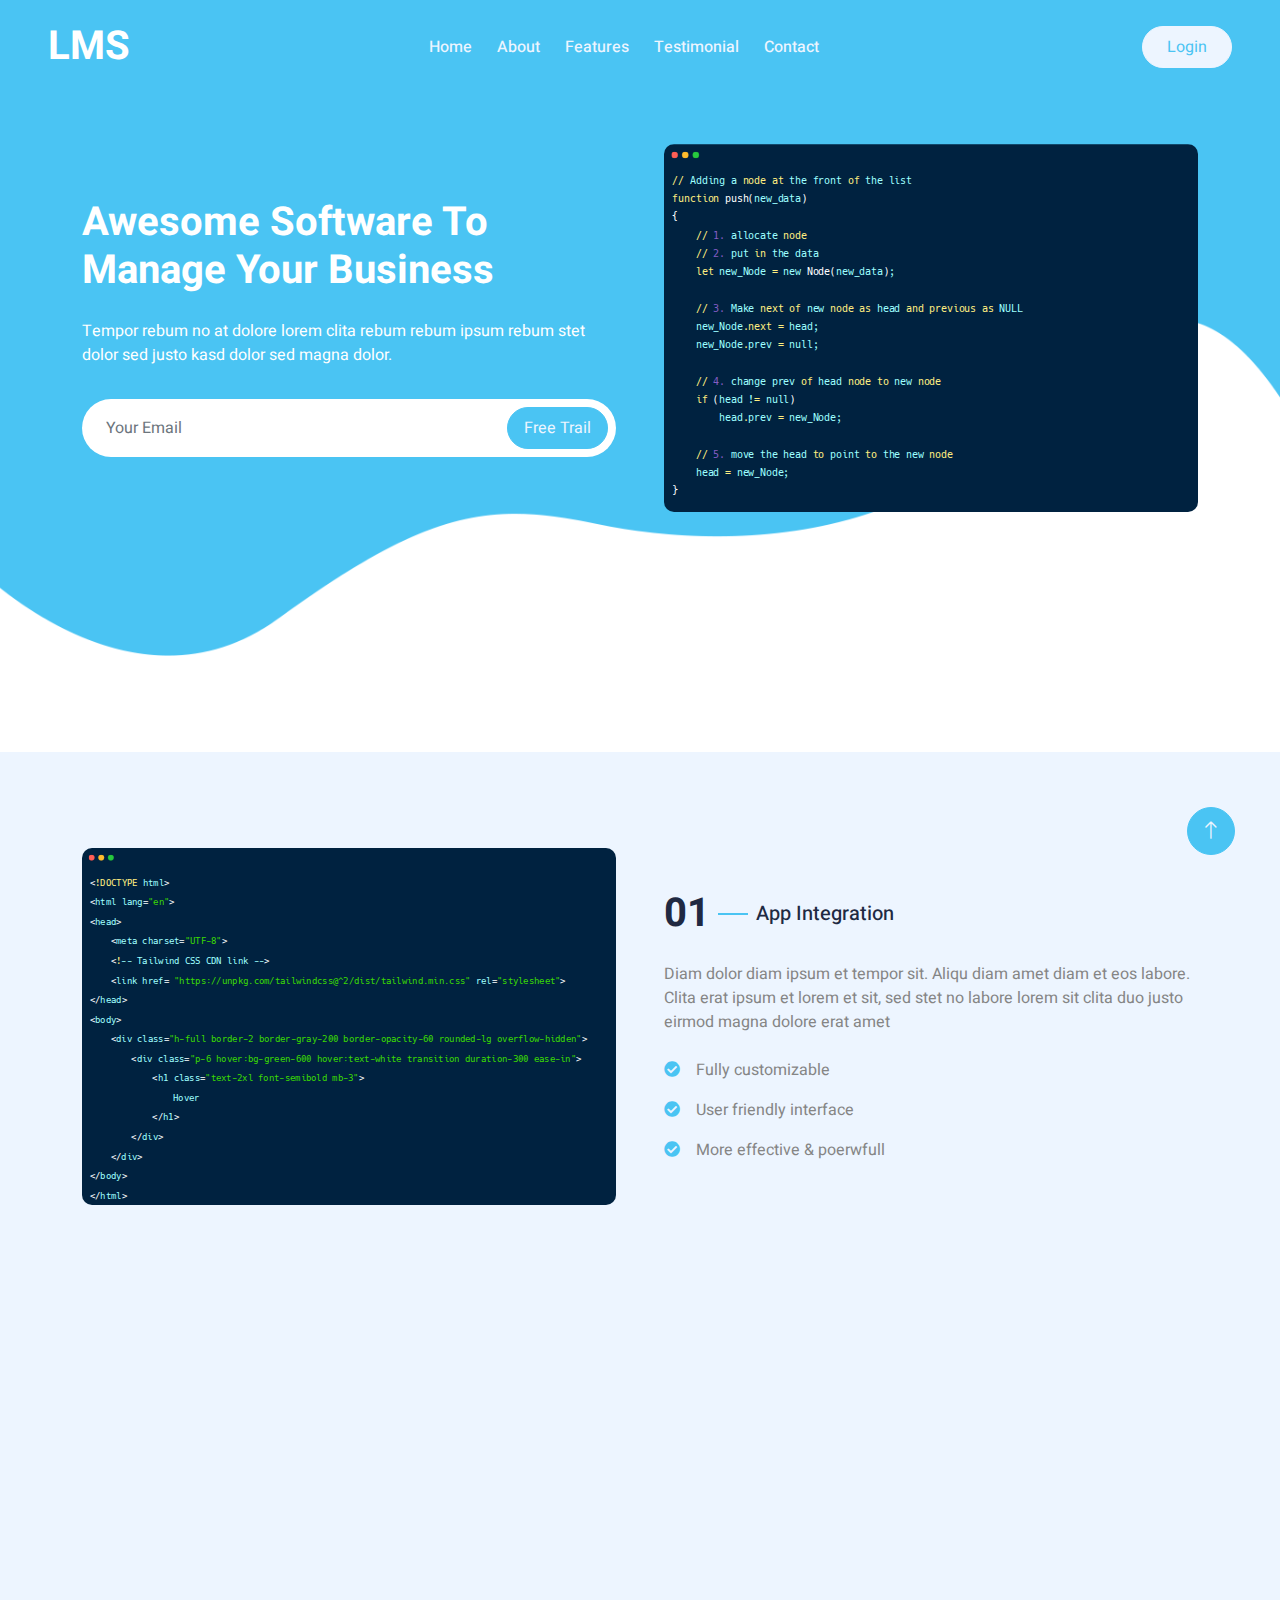
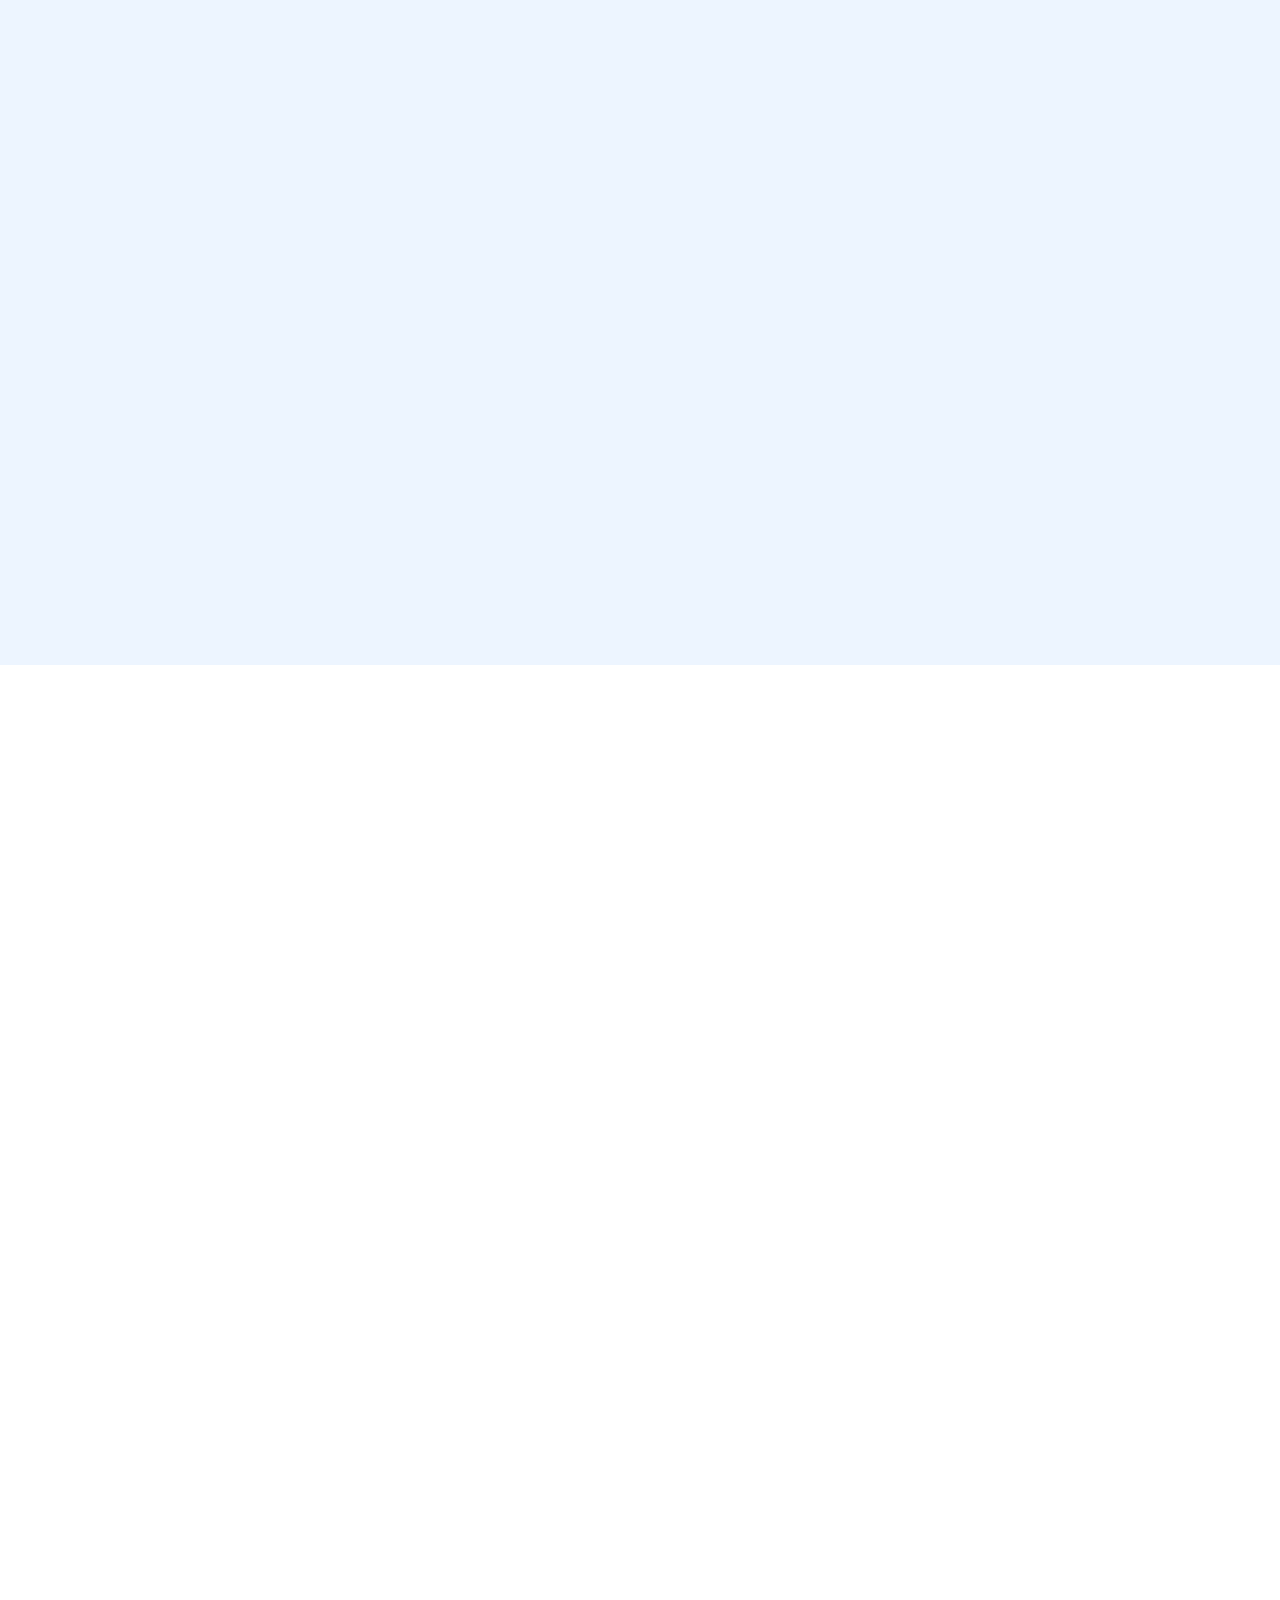
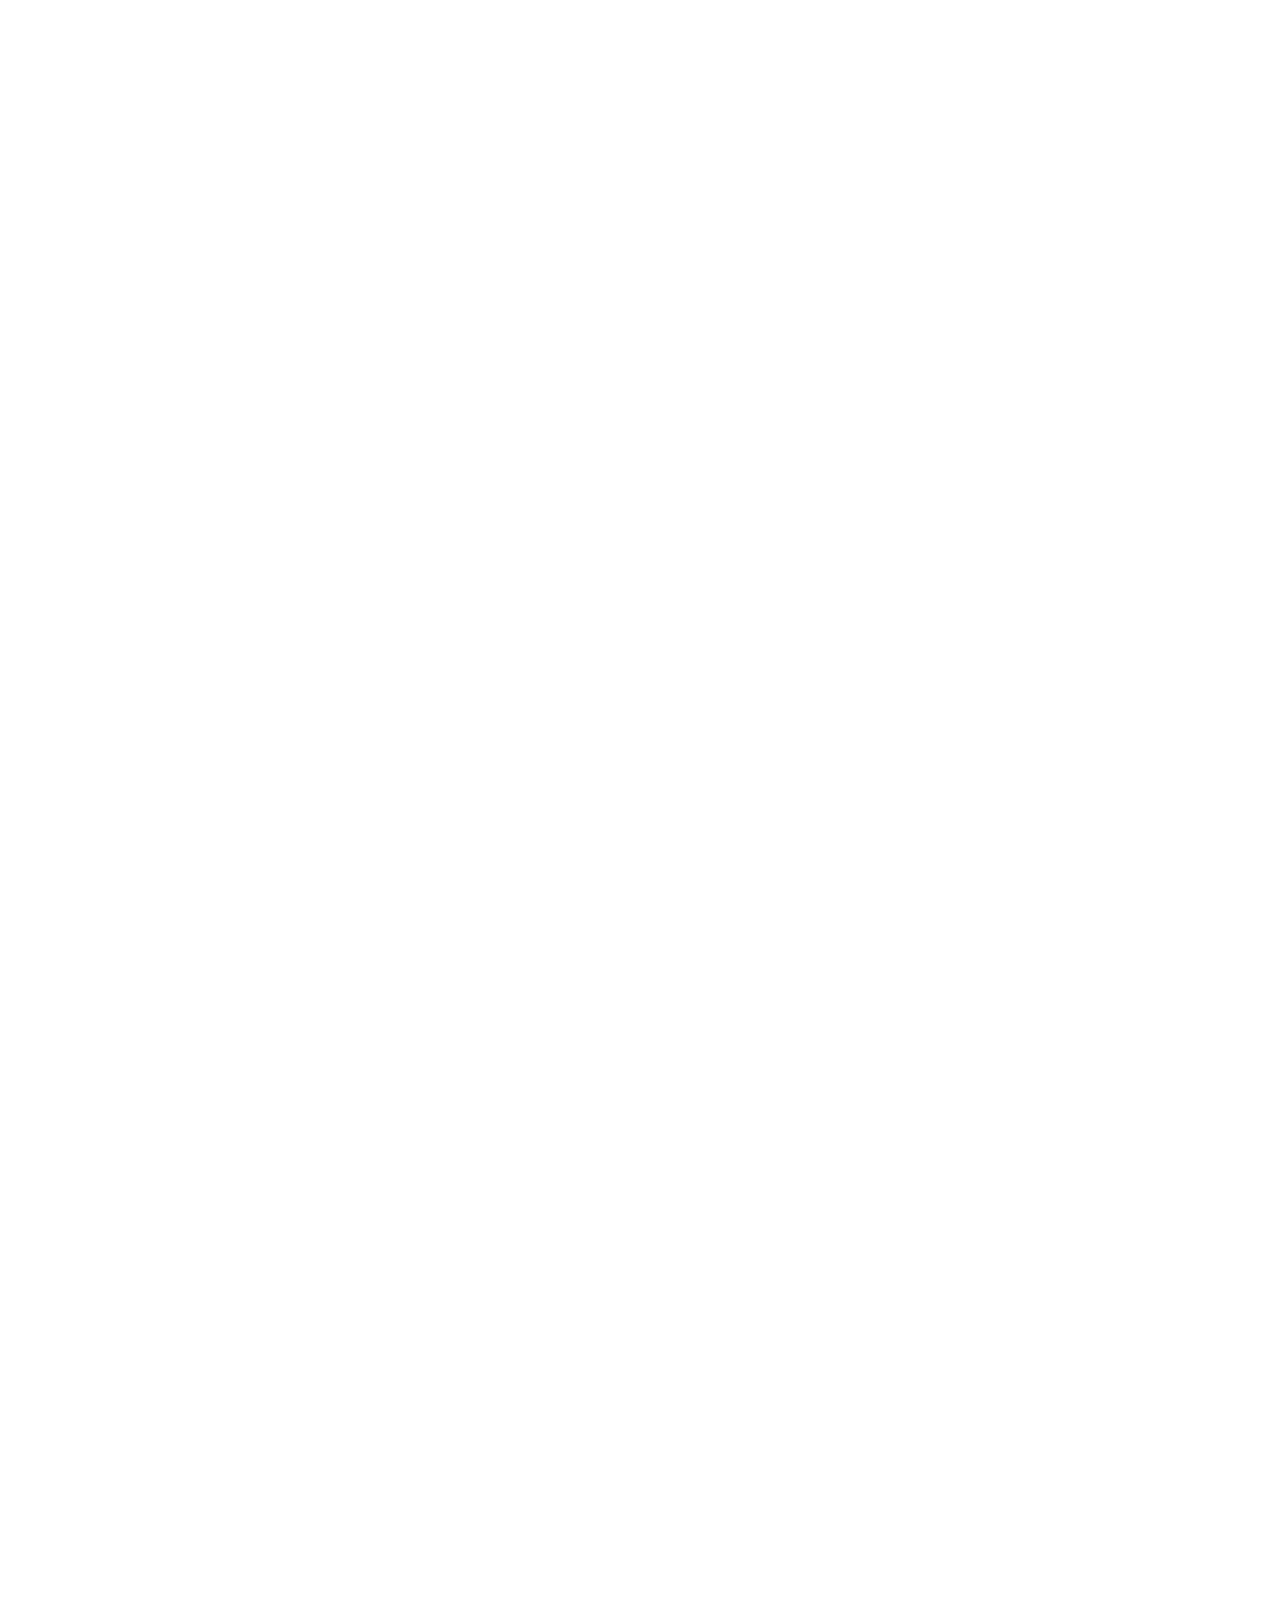
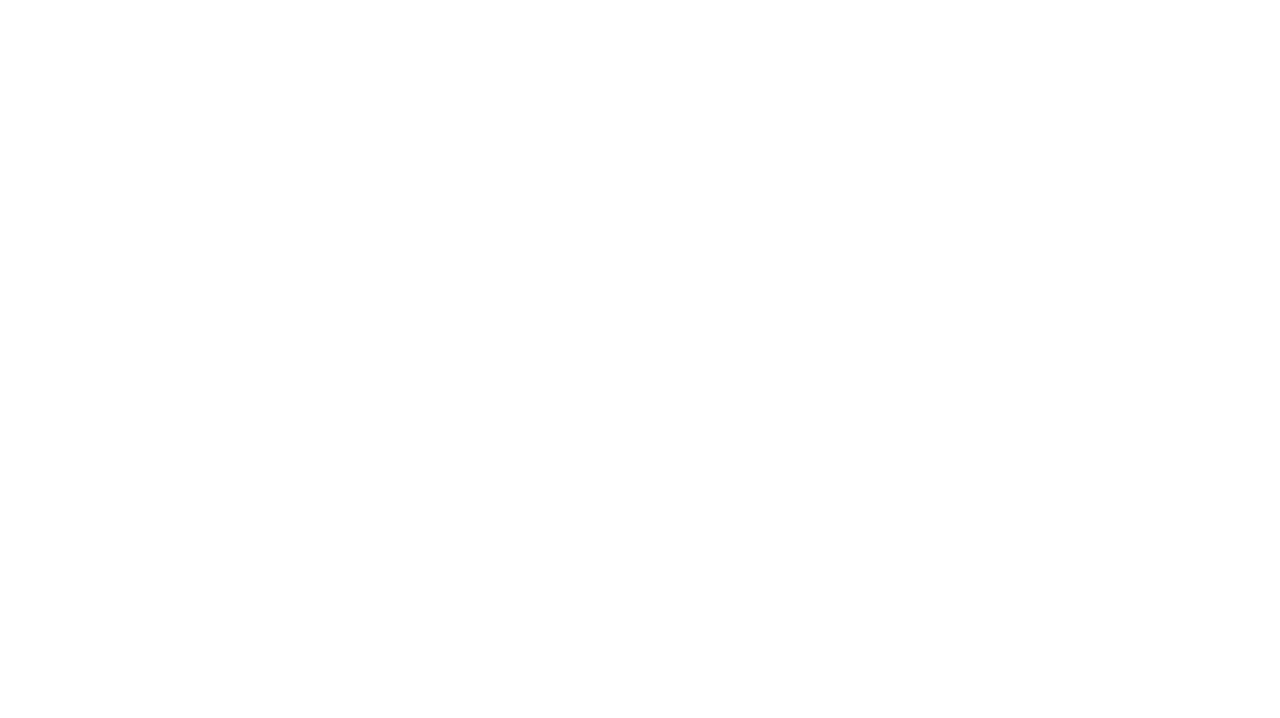
<file: OldFrontUI/index.html>
<!DOCTYPE html>
<html lang="en">

<head>
    <meta charset="utf-8">
    <title>LMS</title>
    <meta content="width=device-width, initial-scale=1.0" name="viewport">
    <meta content="" name="keywords">
    <meta content="" name="description">

    <!-- Favicon -->
    <link href="img/favicon.ico" rel="icon">

    <!-- Google Web Fonts -->
    <link rel="preconnect" href="https://fonts.googleapis.com">
    <link rel="preconnect" href="https://fonts.gstatic.com" crossorigin>
    <link href="https://fonts.googleapis.com/css2?family=Heebo:wght@400;500;600;700&display=swap" rel="stylesheet">

    <!-- Icon Font Stylesheet -->
    <link href="https://cdnjs.cloudflare.com/ajax/libs/font-awesome/5.10.0/css/all.min.css" rel="stylesheet">
    <link href="https://cdn.jsdelivr.net/npm/bootstrap-icons@1.4.1/font/bootstrap-icons.css" rel="stylesheet">

    <!-- Libraries Stylesheet -->
    <link href="lib/animate/animate.min.css" rel="stylesheet">
    <link href="lib/owlcarousel/assets/owl.carousel.min.css" rel="stylesheet">

    <!-- Customized Bootstrap Stylesheet -->
    <link href="css/bootstrap.min.css" rel="stylesheet">

    <!-- Template Stylesheet -->
    <link href="css/styleNew.css" rel="stylesheet">
</head>

<body>
    <div class="container-fluid bg-white p-0">
        <!-- Spinner Start -->
        <div id="spinner"
            class="show bg-white position-fixed translate-middle w-100 vh-100 top-50 start-50 d-flex align-items-center justify-content-center">
            <div class="spinner-grow text-primary" style="width: 3rem; height: 3rem;" role="status">
                <span class="sr-only">Loading...</span>
            </div>
        </div>
        <!-- Spinner End -->


        <!-- Navbar & Hero Start -->
        <div class="container-fluid position-relative p-0" id="home">
            <nav class="navbar navbar-expand-lg navbar-light px-4 px-lg-5 py-3 py-lg-0">
                <a href="" class="navbar-brand p-0">
                    <h1 class="m-0">LMS</h1>
                    <!-- <img src="img/logo.png" alt="Logo"> -->
                </a>
                <button class="navbar-toggler rounded-pill" type="button" data-bs-toggle="collapse"
                    data-bs-target="#navbarCollapse">
                    <span class="navbar-toggler-icon"></span>
                </button>
                <div class="collapse navbar-collapse" id="navbarCollapse">
                    <div class="navbar-nav mx-auto py-0">
                        <a href="#home" class="nav-item nav-link active">Home</a>
                        <a href="#overview" class="nav-item nav-link">About</a>
                        <a href="#features" class="nav-item nav-link">Features</a>
                        <a href="#testimonial" class="nav-item nav-link">Testimonial</a>
                        <a href="#contact" class="nav-item nav-link">Contact</a>
                    </div>
                    <a href="admin/login.php"
                        class="btn btn-light rounded-pill py-2 px-4 ms-3 d-none d-lg-block">Login</a>
                </div>
            </nav>

            <div class="container-fluid bg-primary hero-header">
                <div class="container">
                    <div class="row g-5 align-items-center">
                        <div class="col-lg-6 text-center text-lg-start">
                            <h1 class="text-white mb-4 animated slideInDown">Awesome Software To Manage Your Business
                            </h1>
                            <p class="text-white pb-3 animated slideInDown">Tempor rebum no at dolore lorem clita rebum
                                rebum ipsum rebum stet dolor sed justo kasd dolor sed magna dolor.</p>
                            <div class="position-relative w-100 mt-3">
                                <input class="form-control border-0 rounded-pill w-100 ps-4 pe-5" type="text"
                                    placeholder="Your Email" style="height: 58px;">
                                <button type="button"
                                    class="btn btn-primary rounded-pill py-2 px-3 shadow-none position-absolute top-0 end-0 m-2">Free
                                    Trail</button>
                            </div>
                        </div>
                        <div class="col-lg-6 text-center text-lg-start">
                            <img class="img-fluid rounded animated zoomIn" src="img/carbon.svg" alt="">
                        </div>
                    </div>
                </div>
            </div>
        </div>
        <!-- Navbar & Hero End -->


        <!-- Overview Start -->
        <div class="container-fluid bg-light my-6 py-5" id="overview">
            <div class="container">
                <div class="row g-5 py-5 align-items-center">
                    <div class="col-lg-6 wow fadeInUp" data-wow-delay="0.2s">
                        <img class="img-fluid rounded" src="img/tailwind.svg">
                    </div>
                    <div class="col-lg-6 wow fadeInUp" data-wow-delay="0.5s">
                        <div class="d-flex align-items-center mb-4">
                            <h1 class="mb-0">01</h1>
                            <span class="bg-primary mx-2" style="width: 30px; height: 2px;"></span>
                            <h5 class="mb-0">App Integration</h5>
                        </div>
                        <p class="mb-4">Diam dolor diam ipsum et tempor sit. Aliqu diam amet diam et eos labore. Clita
                            erat ipsum et lorem et sit, sed stet no labore lorem sit clita duo justo eirmod magna dolore
                            erat amet</p>
                        <p><i class="fa fa-check-circle text-primary me-3"></i>Fully customizable</p>
                        <p><i class="fa fa-check-circle text-primary me-3"></i>User friendly interface</p>
                        <p class="mb-0"><i class="fa fa-check-circle text-primary me-3"></i>More effective & poerwfull
                        </p>
                    </div>
                </div>
                <div class="row g-5 py-5 align-items-center flex-column-reverse flex-lg-row">
                    <div class="col-lg-6 wow fadeInUp" data-wow-delay="0.5s">
                        <div class="d-flex align-items-center mb-4">
                            <h1 class="mb-0">02</h1>
                            <span class="bg-primary mx-2" style="width: 30px; height: 2px;"></span>
                            <h5 class="mb-0">App Customization</h5>
                        </div>
                        <p class="mb-4">Diam dolor diam ipsum et tempor sit. Aliqu diam amet diam et eos labore. Clita
                            erat ipsum et lorem et sit, sed stet no labore lorem sit clita duo justo eirmod magna dolore
                            erat amet</p>
                        <p><i class="fa fa-check-circle text-primary me-3"></i>Fully customizable</p>
                        <p><i class="fa fa-check-circle text-primary me-3"></i>User friendly interface</p>
                        <p class="mb-0"><i class="fa fa-check-circle text-primary me-3"></i>More effective & poerwfull
                        </p>
                    </div>
                    <div class="col-lg-6 wow fadeInUp" data-wow-delay="0.1s">
                        <img class="img-fluid rounded" src="img/reactjs.svg">
                    </div>
                </div>
                <div class="row g-5 py-5 align-items-center">
                    <div class="col-lg-6 wow fadeInUp" data-wow-delay="0.1s">
                        <img class="img-fluid rounded" src="img/expressjs.svg">
                    </div>
                    <div class="col-lg-6 wow fadeInUp" data-wow-delay="0.5s">
                        <div class="d-flex align-items-center mb-4">
                            <h1 class="mb-0">03</h1>
                            <span class="bg-primary mx-2" style="width: 30px; height: 2px;"></span>
                            <h5 class="mb-0">App Modification</h5>
                        </div>
                        <p class="mb-4">Diam dolor diam ipsum et tempor sit. Aliqu diam amet diam et eos labore. Clita
                            erat ipsum et lorem et sit, sed stet no labore lorem sit clita duo justo eirmod magna dolore
                            erat amet</p>
                        <p><i class="fa fa-check-circle text-primary me-3"></i>Fully customizable</p>
                        <p><i class="fa fa-check-circle text-primary me-3"></i>User friendly interface</p>
                        <p class="mb-0"><i class="fa fa-check-circle text-primary me-3"></i>More effective & poerwfull
                        </p>
                    </div>
                </div>
            </div>
        </div>
        <!-- Overview End -->


        <!-- Advanced Feature Start -->
        <div class="container-fluid py-6" id="features">
            <div class="container">
                <div class="mx-auto text-center wow fadeInUp" data-wow-delay="0.1s" style="max-width: 600px;">
                    <h1 class="mb-3">Advanced Features</h1>
                    <p class="mb-5">Diam dolor diam ipsum et tempor sit. Aliqu diam amet diam et eos labore. Clita erat
                        ipsum et lorem et sit, sed stet no labore lorem sit clita duo justo</p>
                </div>
                <div class="row g-4">
                    <div class="col-lg-3 col-md-6 wow fadeInUp" data-wow-delay="0.1s">
                        <div class="advanced-feature-item text-center rounded py-5 px-4">
                            <i class="fa fa-edit fa-3x text-primary mb-4"></i>
                            <h5 class="mb-3">Fully Customizable</h5>
                            <p class="m-0">Erat ipsum justo amet duo et elitr dolor, est duo duo eos lorem sed diam
                                stet.</p>
                        </div>
                    </div>
                    <div class="col-lg-3 col-md-6 wow fadeInUp" data-wow-delay="0.3s">
                        <div class="advanced-feature-item text-center rounded py-5 px-4">
                            <i class="fa fa-sync fa-3x text-primary mb-4"></i>
                            <h5 class="mb-3">App Integration</h5>
                            <p class="m-0">Erat ipsum justo amet duo et elitr dolor, est duo duo eos lorem sed diam
                                stet.</p>
                        </div>
                    </div>
                    <div class="col-lg-3 col-md-6 wow fadeInUp" data-wow-delay="0.5s">
                        <div class="advanced-feature-item text-center rounded py-5 px-4">
                            <i class="fa fa-laptop fa-3x text-primary mb-4"></i>
                            <h5 class="mb-3">High Resolution</h5>
                            <p class="m-0">Erat ipsum justo amet duo et elitr dolor, est duo duo eos lorem sed diam
                                stet.</p>
                        </div>
                    </div>
                    <div class="col-lg-3 col-md-6 wow fadeInUp" data-wow-delay="0.7s">
                        <div class="advanced-feature-item text-center rounded py-5 px-4">
                            <i class="fa fa-draw-polygon fa-3x text-primary mb-4"></i>
                            <h5 class="mb-3">Drag And Drop</h5>
                            <p class="m-0">Erat ipsum justo amet duo et elitr dolor, est duo duo eos lorem sed diam
                                stet.</p>
                        </div>
                    </div>
                </div>
            </div>
        </div>
        <!-- Advanced Feature End -->



        <!-- Process Start -->
        <div class="container-fluid py-6">
            <div class="container">
                <div class="row g-5">
                    <div class="col-lg-6 wow fadeInUp" data-wow-delay="0.1s">
                        <img class="img-fluid rounded" src="img/process.jpg">
                    </div>
                    <div class="col-lg-6 wow fadeInUp" data-wow-delay="0.5s">
                        <h1 class="mb-4">Three Simple Steps To Start Working With</h1>
                        <p class="mb-4">Diam dolor diam ipsum et tempor sit. Aliqu diam amet diam et eos labore. Clita
                            erat ipsum et lorem et sit, sed stet no labore lorem sit clita duo justo eirmod magna dolore
                            erat amet</p>
                        <ul class="process mb-0">
                            <li>
                                <span><i class="fa fa-cog"></i></span>
                                <div>
                                    <h5>Install the Software</h5>
                                    <p>Tempor erat elitr rebum at clita. Diam dolor diam ipsum sit. Aliqu diam amet diam
                                        et eos erat ipsum et lorem et sit</p>
                                </div>
                            </li>
                            <li>
                                <span><i class="fa fa-address-card"></i></span>
                                <div>
                                    <h5>Setup Your Profile</h5>
                                    <p>Diam dolor diam ipsum sit. Aliqu diam amet diam et eos. Clita erat ipsum et lorem
                                        et sit, sed stet lorem sit clita duo</p>
                                </div>
                            </li>
                            <li>
                                <span><i class="fa fa-check"></i></span>
                                <div>
                                    <h5>Enjoy The Features</h5>
                                    <p>Aliqu diam amet diam et eos. Clita erat ipsum et lorem et sit, sed stet lorem sit
                                        clita duo justo magna</p>
                                </div>
                            </li>
                        </ul>
                    </div>
                </div>
            </div>
        </div>
        <!-- Process End -->


        <!-- Testimonial Start -->
        <div class="container-fluid py-6" id="testimonial">
            <div class="container">
                <div class="mx-auto text-center wow fadeInUp" data-wow-delay="0.1s" style="max-width: 600px;">
                    <h1 class="mb-3">What Our Clients Say</h1>
                    <p class="mb-5">Diam dolor diam ipsum et tempor sit. Aliqu diam amet diam et eos labore. Clita erat
                        ipsum et lorem et sit, sed stet no labore lorem sit clita duo justo</p>
                </div>
                <div class="owl-carousel testimonial-carousel wow fadeInUp" data-wow-delay="0.1s">
                    <div class="testimonial-item bg-light rounded my-4">
                        <p class="fs-5"><i class="fa fa-quote-left fa-4x text-primary mt-n4 me-3"></i>Diam dolor diam
                            ipsum sit. Aliqu diam amet diam et eos. Clita erat ipsum et lorem et sit sed stet lorem sit
                            clita duo justo.</p>
                        <div class="d-flex align-items-center">
                            <img class="img-fluid flex-shrink-0 rounded-circle" src="img/testimonial-1.jpg"
                                style="width: 65px; height: 65px;">
                            <div class="ps-4">
                                <h5 class="mb-1">Client Name</h5>
                                <span>Profession</span>
                            </div>
                        </div>
                    </div>
                    <div class="testimonial-item bg-light rounded my-4">
                        <p class="fs-5"><i class="fa fa-quote-left fa-4x text-primary mt-n4 me-3"></i>Diam dolor diam
                            ipsum sit. Aliqu diam amet diam et eos. Clita erat ipsum et lorem et sit sed stet lorem sit
                            clita duo justo.</p>
                        <div class="d-flex align-items-center">
                            <img class="img-fluid flex-shrink-0 rounded-circle" src="img/testimonial-2.jpg"
                                style="width: 65px; height: 65px;">
                            <div class="ps-4">
                                <h5 class="mb-1">Client Name</h5>
                                <span>Profession</span>
                            </div>
                        </div>
                    </div>
                    <div class="testimonial-item bg-light rounded my-4">
                        <p class="fs-5"><i class="fa fa-quote-left fa-4x text-primary mt-n4 me-3"></i>Diam dolor diam
                            ipsum sit. Aliqu diam amet diam et eos. Clita erat ipsum et lorem et sit sed stet lorem sit
                            clita duo justo.</p>
                        <div class="d-flex align-items-center">
                            <img class="img-fluid flex-shrink-0 rounded-circle" src="img/testimonial-3.jpg"
                                style="width: 65px; height: 65px;">
                            <div class="ps-4">
                                <h5 class="mb-1">Client Name</h5>
                                <span>Profession</span>
                            </div>
                        </div>
                    </div>
                </div>
            </div>
        </div>
        <!-- Testimonial End -->


        <!-- Contact Start -->
        <div class="container-fluid py-6" id="contact">
            <div class="container">
                <div class="row g-5">
                    <div class="col-lg-6 wow fadeInUp" data-wow-delay="0.1s">
                        <h1 class="mb-3">Get In Touch</h1>
                        <p class="mb-4">The contact form is currently inactive. Get a functional and working contact
                            form with Ajax & PHP in a few minutes. Just copy and paste the files, add a little code and
                            you're done. <a href="https://htmlcodex.com/contact-form">Download Now</a>.</p>
                        <div class="d-flex mb-4">
                            <div class="flex-shrink-0 btn-square rounded-circle bg-primary text-white">
                                <i class="fa fa-phone-alt"></i>
                            </div>
                            <div class="ms-3">
                                <p class="mb-2">Call Us</p>
                                <h5 class="mb-0">+012 345 6789</h5>
                            </div>
                        </div>
                        <div class="d-flex mb-4">
                            <div class="flex-shrink-0 btn-square rounded-circle bg-primary text-white">
                                <i class="fa fa-envelope"></i>
                            </div>
                            <div class="ms-3">
                                <p class="mb-2">Mail Us</p>
                                <h5 class="mb-0">info@example.com</h5>
                            </div>
                        </div>
                        <div class="d-flex mb-0">
                            <div class="flex-shrink-0 btn-square rounded-circle bg-primary text-white">
                                <i class="fa fa-map-marker-alt"></i>
                            </div>
                            <div class="ms-3">
                                <p class="mb-2">Our Office</p>
                                <h5 class="mb-0">123 Street, New York, USA</h5>
                            </div>
                        </div>
                    </div>
                    <div class="col-lg-6 wow fadeInUp" data-wow-delay="0.5s">
                        <form>
                            <div class="row g-3">
                                <div class="col-md-6">
                                    <div class="form-floating">
                                        <input type="text" class="form-control" id="name" placeholder="Your Name">
                                        <label for="name">Your Name</label>
                                    </div>
                                </div>
                                <div class="col-md-6">
                                    <div class="form-floating">
                                        <input type="email" class="form-control" id="email" placeholder="Your Email">
                                        <label for="email">Your Email</label>
                                    </div>
                                </div>
                                <div class="col-12">
                                    <div class="form-floating">
                                        <input type="text" class="form-control" id="subject" placeholder="Subject">
                                        <label for="subject">Subject</label>
                                    </div>
                                </div>
                                <div class="col-12">
                                    <div class="form-floating">
                                        <textarea class="form-control" placeholder="Leave a message here" id="message"
                                            style="height: 150px"></textarea>
                                        <label for="message">Message</label>
                                    </div>
                                </div>
                                <div class="col-12">
                                    <button class="btn btn-primary rounded-pill py-3 px-5" type="submit">Send
                                        Message</button>
                                </div>
                            </div>
                        </form>
                    </div>
                </div>
            </div>
        </div>
        <!-- Contact End -->


        <!-- Footer Start -->
        <div class="container-fluid bg-dark text-body footer wow fadeIn" data-wow-delay="0.1s">
            <div class="container py-5 px-lg-5">
                <div class="row g-5">
                    <div class="col-md-6 col-lg-3">
                        <p class="section-title text-white h5 mb-4">Address<span></span></p>
                        <p><i class="fa fa-map-marker-alt me-3"></i>123 Street, New York, USA</p>
                        <p><i class="fa fa-phone-alt me-3"></i>+012 345 67890</p>
                        <p><i class="fa fa-envelope me-3"></i>info@example.com</p>
                        <div class="d-flex pt-2">
                            <a class="btn btn-outline-light btn-social" href=""><i class="fab fa-twitter"></i></a>
                            <a class="btn btn-outline-light btn-social" href=""><i class="fab fa-facebook-f"></i></a>
                            <a class="btn btn-outline-light btn-social" href=""><i class="fab fa-instagram"></i></a>
                            <a class="btn btn-outline-light btn-social" href=""><i class="fab fa-linkedin-in"></i></a>
                        </div>
                    </div>
                    <div class="col-md-6 col-lg-3">
                        <p class="section-title text-white h5 mb-4">Quick Link<span></span></p>
                        <a class="btn btn-link" href="">About</a>
                        <a class="btn btn-link" href="">Contact</a>
                        <a class="btn btn-link" href="">Privacy Policy</a>
                        <a class="btn btn-link" href="">Terms & Conditions</a>
                        <a class="btn btn-link" href="">Support</a>
                    </div>
                    <div class="col-md-6 col-lg-3">
                        <p class="section-title text-white h5 mb-4">Community<span></span></p>
                        <a class="btn btn-link" href="">Career</a>
                        <a class="btn btn-link" href="">Leadership</a>
                        <a class="btn btn-link" href="">Strategy</a>
                        <a class="btn btn-link" href="">History</a>
                        <a class="btn btn-link" href="">Components</a>
                    </div>
                    <div class="col-md-6 col-lg-3">
                        <p class="section-title text-white h5 mb-4">Newsletter<span></span></p>
                        <p>Lorem ipsum dolor sit amet elit. Phasellus nec pretium mi. Curabitur facilisis ornare velit
                            non vulpu</p>
                        <div class="position-relative w-100 mt-3">
                            <input class="form-control border-0 rounded-pill w-100 ps-4 pe-5" type="text"
                                placeholder="Your Email" style="height: 48px;">
                            <button type="button" class="btn shadow-none position-absolute top-0 end-0 mt-1 me-2"><i
                                    class="fa fa-paper-plane text-primary fs-4"></i></button>
                        </div>
                    </div>
                </div>
            </div>
            <div class="container px-lg-5">
                <div class="copyright">
                    <div class="row">
                        <div class="col-md-6 text-center text-md-start mb-3 mb-md-0">
                            &copy; <a class="border-bottom" href="#">Your Site Name</a>, All Right Reserved.

                            <!--/*** This template is free as long as you keep the footer author’s credit link/attribution link/backlink. If you'd like to use the template without the footer author’s credit link/attribution link/backlink, you can purchase the Credit Removal License from "https://htmlcodex.com/credit-removal". Thank you for your support. ***/-->
                            Designed By <a class="border-bottom" href="https://htmlcodex.com">HTML Codex</a>
                            <br>Distributed By: <a class="border-bottom" href="https://themewagon.com"
                                target="_blank">ThemeWagon</a>
                        </div>
                        <div class="col-md-6 text-center text-md-end">
                            <div class="footer-menu">
                                <a href="">Home</a>
                                <a href="">Cookies</a>
                                <a href="">Help</a>
                                <a href="">FQAs</a>
                            </div>
                        </div>
                    </div>
                </div>
            </div>
        </div>
        <!-- Footer End -->


        <!-- Back to Top -->
        <a href="#" class="btn btn-lg btn-primary btn-lg-square back-to-top"><i class="bi bi-arrow-up"></i></a>
    </div>

    <!-- JavaScript Libraries -->
    <script src="https://code.jquery.com/jquery-3.4.1.min.js"></script>
    <script src="https://cdn.jsdelivr.net/npm/bootstrap@5.0.0/dist/js/bootstrap.bundle.min.js"></script>
    <script src="lib/wow/wow.min.js"></script>
    <script src="lib/easing/easing.min.js"></script>
    <script src="lib/waypoints/waypoints.min.js"></script>
    <script src="lib/counterup/counterup.min.js"></script>
    <script src="lib/owlcarousel/owl.carousel.min.js"></script>

    <!-- Template Javascript -->
    <script src="js/main.js"></script>
</body>

</html>
</file>
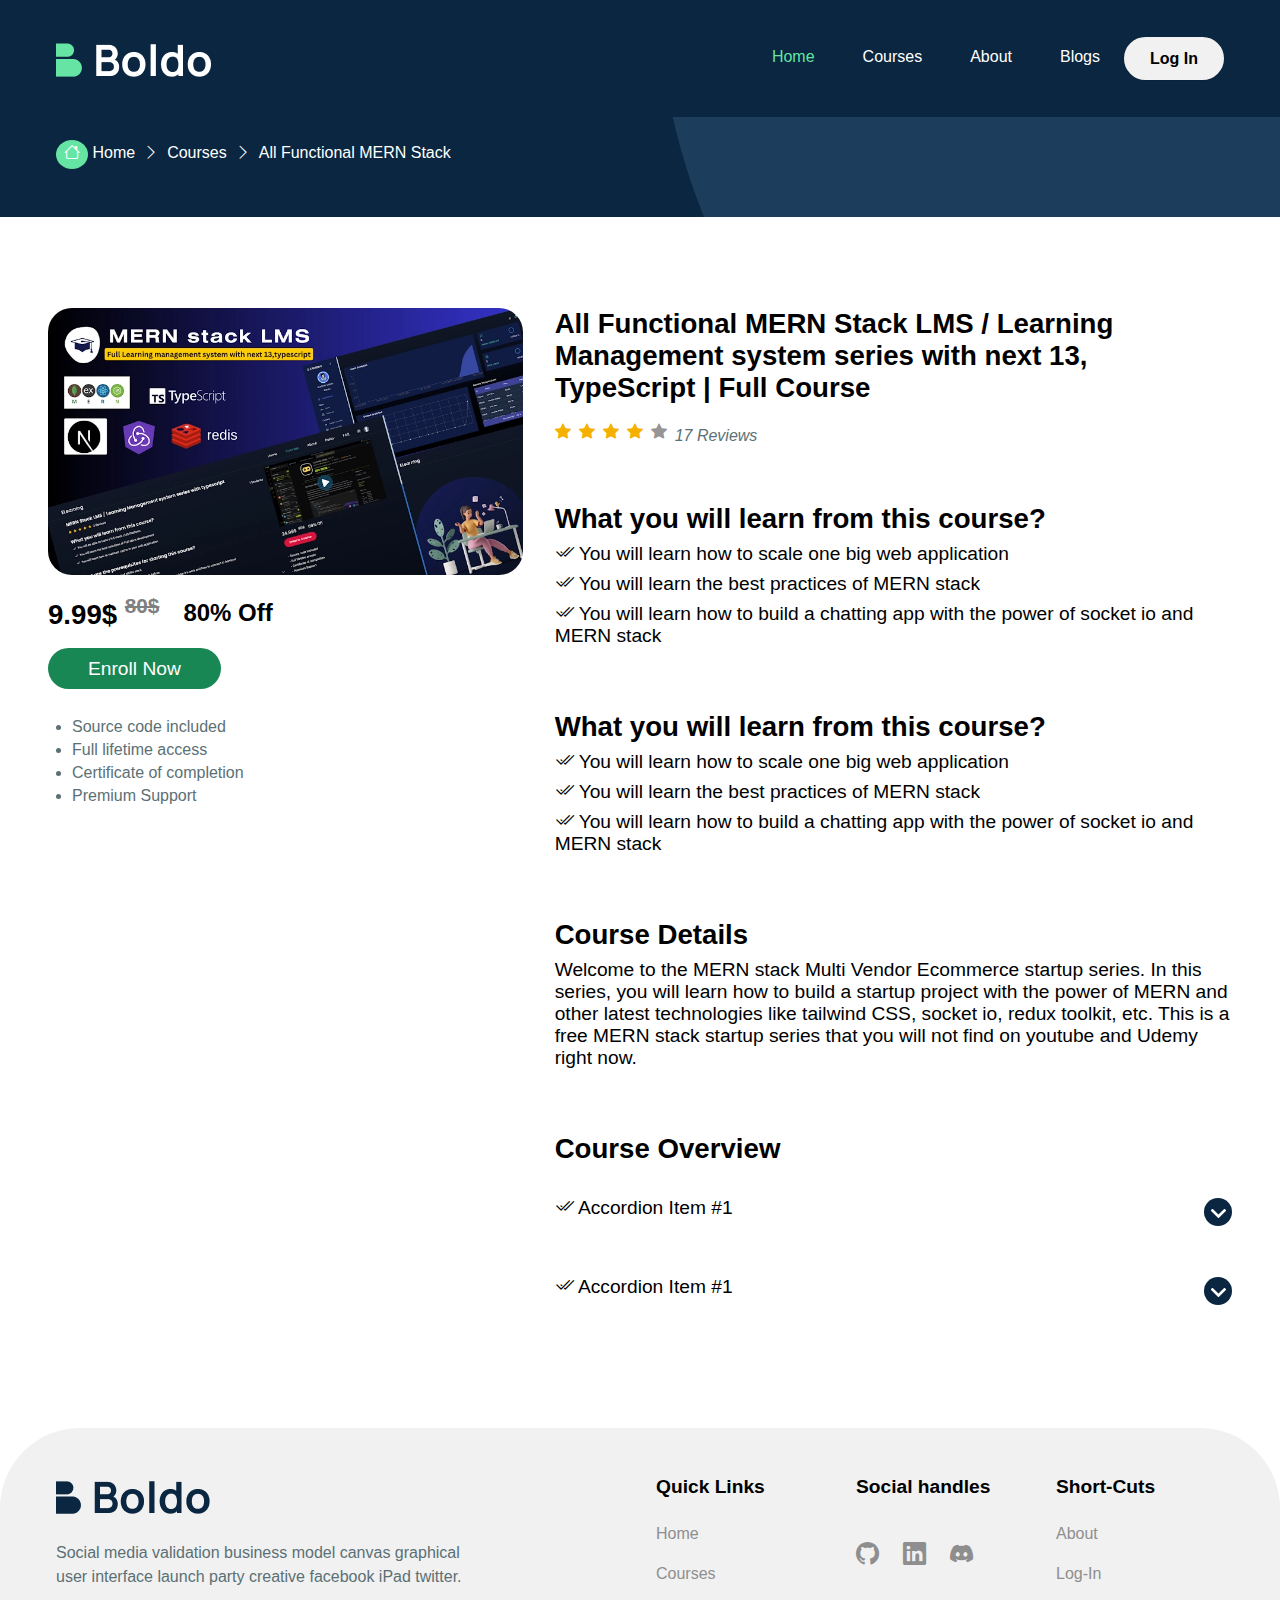
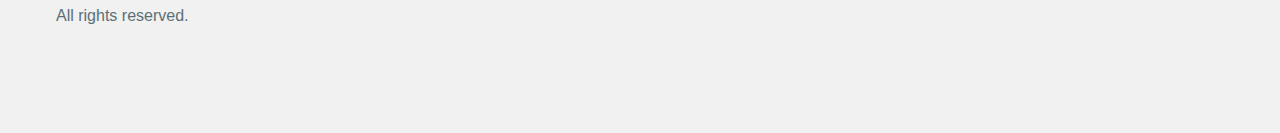
<file: courses_single.html>
<!DOCTYPE html>
<html lang="en-US" dir="ltr">

<head>
  <meta charset="utf-8">
  <meta http-equiv="X-UA-Compatible" content="IE=edge">
  <meta name="viewport" content="width=device-width, initial-scale=1">
  <!-- ===============================================-->
  <!--    Document Title-->
  <!-- ===============================================-->
  <title>Boldo | Boldo Agency Template</title>
  <!-- ===============================================-->
  <!--    Favicons-->
  <!-- ===============================================-->
  <link rel="apple-touch-icon" sizes="180x180" href="assets/img/favicons/apple-touch-icon.png">
  <link rel="icon" type="image/png" sizes="32x32" href="assets/img/favicons/favicon-32x32.png">
  <link rel="icon" type="image/png" sizes="16x16" href="assets/img/favicons/favicon-16x16.png">
  <link rel="shortcut icon" type="image/x-icon" href="assets/img/favicons/favicon.ico">
  <link rel="manifest" href="assets/img/favicons/manifest.json">
  <meta name="msapplication-TileImage" content="assets/img/favicons/mstile-150x150.png">
  <meta name="theme-color" content="#ffffff">
  <!-- ===============================================-->
  <!--    Stylesheets-->
  <!-- ===============================================-->
  <link rel="stylesheet" href="https://cdn.jsdelivr.net/npm/bootstrap-icons@1.3.0/font/bootstrap-icons.css">
  <link rel="preconnect" href="https://fonts.gstatic.com">
  <link href="https://fonts.googleapis.com/css2?family=Manrope:wght@200;300;400;500;600;700&amp;display=swap"
    rel="stylesheet">
  <link href="vendors/prism/prism.css" rel="stylesheet">
  <link href="vendors/swiper/swiper-bundle.min.css" rel="stylesheet">
  <link href="assets/css/theme.css" rel="stylesheet" />
</head>

<body>
  <!-- ===============================================-->
  <!--    Main Content-->
  <!-- ===============================================-->
  <main class="main" id="top" style="background: #0A2640;">
    <nav class="navbar navbar-expand-lg navbar-dark" data-navbar-on-scroll="data-navbar-on-scroll">
      <div class="container"><a class="navbar-brand" href="index.html"><img src="assets/img/Logo.png" alt="" /></a>
        <button class="navbar-toggler" type="button" data-bs-toggle="collapse" data-bs-target="#navbarSupportedContent"
          aria-controls="navbarSupportedContent" aria-expanded="false" aria-label="Toggle navigation"><i
            class="fa-solid fa-bars text-white fs-3"></i></button>
        <div class="collapse navbar-collapse" id="navbarSupportedContent">
          <ul class="navbar-nav ms-auto mt-2 mt-lg-0">
            <li class="nav-item"><a class="nav-link active" aria-current="page" href="index.html">Home</a></li>
            <li class="nav-item"><a class="nav-link" aria-current="page" href="courses.html">Courses</a></li>
            <li class="nav-item"><a class="nav-link" aria-current="page" href="about.html">About</a></li>
            <li class="nav-item"><a class="nav-link" aria-current="page" href="blogs.html">Blogs</a></li>
            <li class="nav-item mt-2 mt-lg-0"><a class="nav-link btn btn-light text-black w-md-25 w-50 w-lg-100"
                aria-current="page" href="#">Log In</a></li>
          </ul>
        </div>
      </div>
    </nav>
    <div class="bg-dark" style="height: 100px;"><img class="img-fluid position-absolute end-0"
        src="assets/img/hero/hero-bg.png" alt="Hero Section" />
      <!-- ============================================-->
      <!-- <section> begin ============================-->
      <div class="container pt-4">
        <div class="row">
          <div class="col-md-12 text-center d-flex gap-2 justify-content-start align-items-center">
            <a href="#" class="text-white"><i
                class="bi bi-house bg-success rounded-circle text-center px-2 py-1 pb-2"></i>
              Home</a>
            <i class="bi bi-chevron-right text-white "></i>
            <a href="#" class="text-white">Courses</a>
            <i class="bi bi-chevron-right text-white "></i>
            <a class="text-white">All Functional MERN Stack</a>
          </div>
        </div>
      </div>
    </div>
    <!-- end of .container-->
    <!-- <section> close ============================-->
    <!-- ============================================-->
    </div>
    <!-- <section> begin ============================-->
    <section class="bg-white">
      <div class="row px-5">
        <div class="col-5">
          <img src="assets/img/tem.webp" alt="course poster" class="w-100 rounded-2">
          <div class="pt-4 pb-2 d-flex gap-2">
            <h3 style="font-weight: 600;">9.99$ <sup class="text-decoration-line-through" style="color:gray">80$</sup>
            </h3>
            <h4 style="font-weight: 600;" class="px-3">80% Off</h4>
          </div>
          <div class="pt-2 pb-2 w-100">
            <a href="#" class="rounded-2 fs-1 fw-semibold text-white"
              style="background: #198754; padding: 10px 40px;">Enroll
              Now</a>
          </div>
          <div class="pt-4 pb-2 px-4">
            <li>Source code included</li>
            <li>Full lifetime access</li>
            <li>Certificate of completion</li>
            <li>Premium Support</li>
          </div>
        </div>
        <div class="col-7">
          <h3 style="font-weight: 600;">All Functional MERN Stack LMS / Learning Management system series with next 13,
            TypeScript | Full Course</h3>
          <div class="d-flex gap-2 justify-content-start align-content-center pt-2 pb-2">
            <i class="bi bi-star-fill" style="color:#F6B100"></i>
            <i class="bi bi-star-fill" style="color:#F6B100"></i>
            <i class="bi bi-star-fill" style="color:#F6B100"></i>
            <i class="bi bi-star-fill" style="color:#F6B100"></i>
            <i class="bi bi-star-fill" style="color:#969494"></i>
            <i class="pt-1">17 Reviews</i>
          </div>
          <div class="pt-5 pb-2">
            <h3 style="font-weight: 600;">What you will learn from this course?</h3>
            <h5><i class="bi bi-check2-all"></i> You will learn how to scale one big web application</h5>
            <h5><i class="bi bi-check2-all"></i> You will learn the best practices of MERN stack</h5>
            <h5><i class="bi bi-check2-all"></i> You will learn how to build a chatting app with the power of socket io
              and MERN stack</h5>
          </div>
          <div class="pt-5 pb-2">
            <h3 style="font-weight: 600;">What you will learn from this course?</h3>
            <h5><i class="bi bi-check2-all"></i> You will learn how to scale one big web application</h5>
            <h5><i class="bi bi-check2-all"></i> You will learn the best practices of MERN stack</h5>
            <h5><i class="bi bi-check2-all"></i> You will learn how to build a chatting app with the power of socket io
              and MERN stack</h5>
          </div>
          <!-- Course Details -->
          <div class="pt-5 pb-2">
            <h3 style="font-weight: 600;">Course Details</h3>
            <h5>Welcome to the MERN stack Multi Vendor Ecommerce startup series. In this series, you will learn how to
              build a startup project with the power of MERN and other latest technologies like tailwind CSS, socket io,
              redux toolkit, etc.
              This is a free MERN stack startup series that you will not find on youtube and Udemy right now. </h5>
          </div>
          <!-- Course Details -->
          <div class="pt-5 pb-2">
            <div class="col-lg-12">
              <h3 style="font-weight: 600;">Course Overview</h3>
              <!-- Accordion without outline borders -->
              <div class="accordion accordion-flush" id="accordionFlushExample">
                <div class="accordion-item">
                  <h2 class="accordion-header" id="flush-headingOne">
                    <button class="accordion-button collapsed bg-white" type="button" data-bs-toggle="collapse"
                      data-bs-target="#flush-collapseOne" aria-expanded="false" aria-controls="flush-collapseOne">
                      <h5><i class="bi bi-check2-all"></i> Accordion Item #1</h5>
                    </button>
                  </h2>
                  <div id="flush-collapseOne" class="accordion-collapse collapse bg-white"
                    aria-labelledby="flush-headingOne" data-bs-parent="#accordionFlushExample">
                    <h5 class="px-5">• Placeholder content for this accordion, which is intended to</h5>
                    <div class="accordion-body">
                    </div>
                  </div>
                </div>
                <div class="accordion-item">
                  <h2 class="accordion-header" id="flush-headingThree">
                    <button class="accordion-button collapsed bg-white" type="button" data-bs-toggle="collapse"
                      data-bs-target="#flush-collapseThree" aria-expanded="false" aria-controls="flush-collapseThree">
                      <h5><i class="bi bi-check2-all"></i> Accordion Item #1</h5>
                    </button>
                  </h2>
                  <div id="flush-collapseThree" class="accordion-collapse collapse bg-white"
                    aria-labelledby="flush-headingThree" data-bs-parent="#accordionFlushExample">
                    <h5 class="px-5">• Placeholder content for this accordion, which is intended to</h5>
                  </div>
                </div>
              </div>
              <!-- End Accordion without outline borders -->
            </div>
          </div>
        </div>
      </div>
    </section>
    <!-- <section> close ============================-->
  </main>
  <!-- ===============================================-->
  <!--    End of Main Content-->
  <!-- ===============================================-->
  <!-- ============================================-->
  <!-- <section> begin ============================-->
  <section class="pt-0 bg-light rounded-top">
    <div class="container">
      <div class="row justify-content-between">
        <div class="col-lg-6 col-sm-12"><a href="index.html"><img class="img-fluid mt-5 mb-4"
              src="assets/img/black-logo.png" alt="" /></a>
          <p class="w-lg-75 text-gray">Social media validation business model canvas graphical user interface launch
            party creative facebook iPad twitter.</p>
        </div>
        <div class="col-lg-2 col-sm-4">
          <h3 class="fw-bold fs-1 mt-5 mb-4">Quick Links</h3>
          <ul class="list-unstyled">
            <li class="my-3 col-md-4"><a href="#">Home</a></li>
            <li class="my-3"><a href="#">Courses</a></li>
            <li class="my-3"><a href="#"></a></li>
          </ul>
        </div>
        <div class="col-lg-2 col-sm-4">
          <h3 class="fw-bold fs-1 mt-5 mb-4">Social handles</h3>
          <div class="d-flex gap-4">
            <ul class="list-unstyled">
              <li class="my-3"><a href="#"><i class="fs-2 bi-github"></i></a></li>
            </ul>
            <ul class="list-unstyled">
              <li class="my-3"><a href="#"><i class="fs-2 bi-linkedin"></i></a></li>
            </ul>
            <ul class="list-unstyled">
              <li class="my-3"><a href="#"><i class="fs-2 bi-discord"></i></a></li>
            </ul>
          </div>
        </div>
        <div class="col-lg-2 col-sm-4">
          <h3 class="fw-bold fs-1 mt-5 mb-4">Short-Cuts</h3>
          <ul class="list-unstyled">
            <li class="mb-3"><a href="#">About</a></li>
            <li class="mb-3"><a href="#">Log-In</a></li>
          </ul>
        </div>
      </div>
      <p class="text-gray">All rights reserved.</p>
    </div>
    <!-- end of .container-->
  </section>
  <!-- <section> close ============================-->
  <!-- ============================================-->
  <!-- ===============================================-->
  <!--    JavaScripts-->
  <!-- ===============================================-->
  <script src="vendors/popper/popper.min.js"></script>
  <script src="vendors/bootstrap/bootstrap.min.js"></script>
  <script src="vendors/anchorjs/anchor.min.js"></script>
  <script src="vendors/is/is.min.js"></script>
  <script src="vendors/fontawesome/all.min.js"></script>
  <script src="vendors/lodash/lodash.min.js"></script>
  <script src="https://polyfill.io/v3/polyfill.min.js?features=window.scroll"></script>
  <script src="vendors/prism/prism.js"></script>
  <script src="vendors/swiper/swiper-bundle.min.js"></script>
  <script src="assets/js/theme.js"></script>
</body>

</html>
</file>
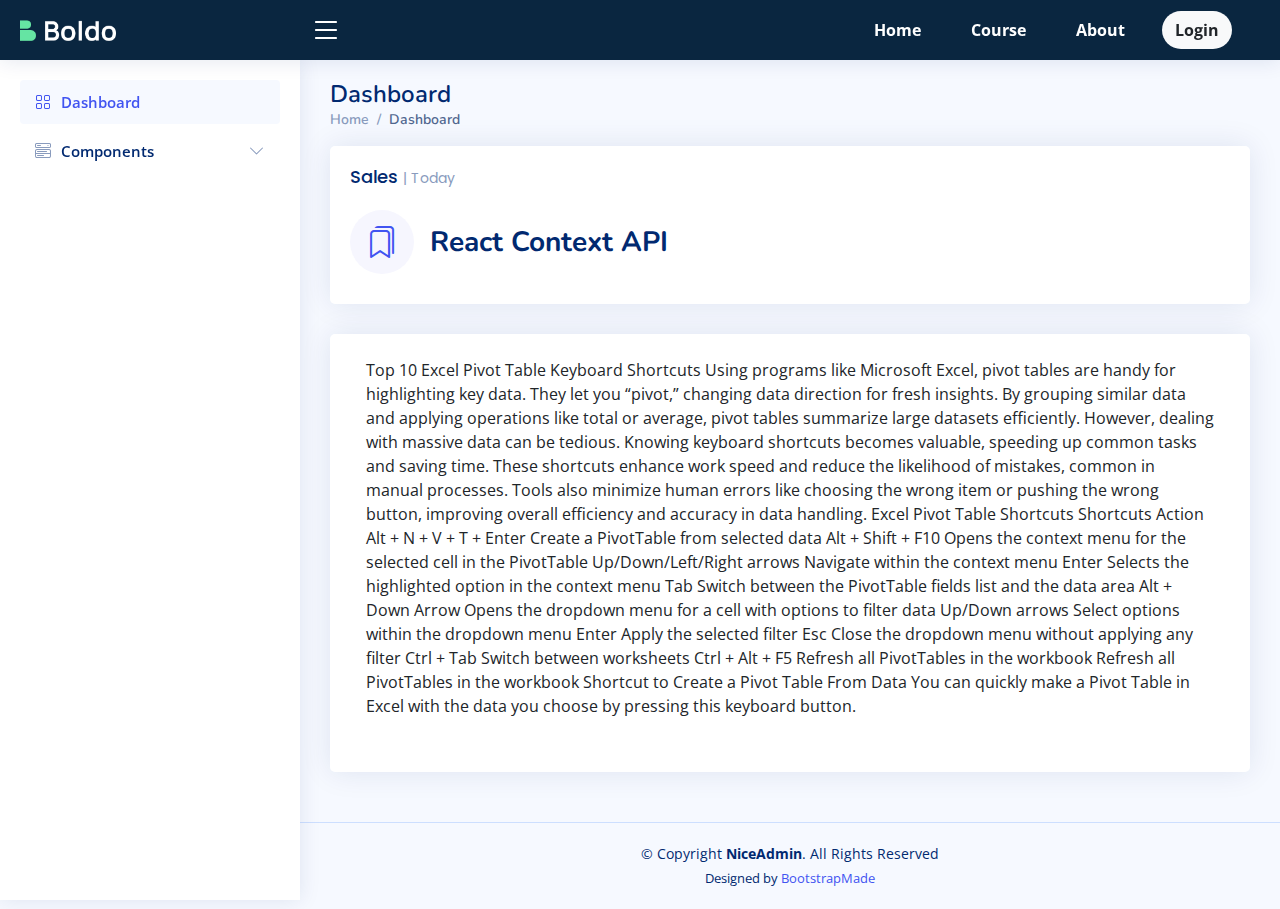
<file: study_area.html>
<!DOCTYPE html>
<html lang="en">

<head>
  <meta charset="utf-8">
  <meta content="width=device-width, initial-scale=1.0" name="viewport">
  <title>Dashboard - NiceAdmin Bootstrap Template</title>
  <meta content="" name="description">
  <meta content="" name="keywords">
  <!-- Favicons -->
  <link href="admin/assets/img/favicon.png" rel="icon">
  <link href="admin/assets/img/apple-touch-icon.png" rel="apple-touch-icon">
  <!-- Google Fonts -->
  <link href="https://fonts.gstatic.com" rel="preconnect">
  <link
    href="https://fonts.googleapis.com/css?family=Open+Sans:300,300i,400,400i,600,600i,700,700i|Nunito:300,300i,400,400i,600,600i,700,700i|Poppins:300,300i,400,400i,500,500i,600,600i,700,700i"
    rel="stylesheet">
  <!-- Vendor CSS Files -->
  <link href="admin/assets/vendor/bootstrap/css/bootstrap.min.css" rel="stylesheet">
  <link href="admin/assets/vendor/bootstrap-icons/bootstrap-icons.css" rel="stylesheet">
  <link href="admin/assets/vendor/boxicons/css/boxicons.min.css" rel="stylesheet">
  <link href="admin/assets/vendor/quill/quill.snow.css" rel="stylesheet">
  <link href="admin/assets/vendor/quill/quill.bubble.css" rel="stylesheet">
  <link href="admin/assets/vendor/remixicon/remixicon.css" rel="stylesheet">
  <link href="admin/assets/vendor/simple-datatables/style.css" rel="stylesheet">
  <!-- Template Main CSS File -->
  <link href="admin/assets/css/style.css" rel="stylesheet">
  <!-- =======================================================
  * Template Name: NiceAdmin
  * Template URL: https://bootstrapmade.com/nice-admin-bootstrap-admin-html-template/
  * Updated: Mar 17 2024 with Bootstrap v5.3.3
  * Author: BootstrapMade.com
  * License: https://bootstrapmade.com/license/
  ======================================================== -->
</head>

<body>
  <!-- ======= Header ======= -->
  <header id="header" class="header fixed-top d-flex align-items-center" style="background: #0A2640;">
    <div class="d-flex align-items-center justify-content-between">
      <a href="index.html" class="logo d-flex align-items-center">
        <img src="assets/img/Logo.png" alt="Logo">
      </a>
      <i class="bi bi-list toggle-sidebar-btn text-white"></i>
    </div><!-- End Logo -->
    <nav class="header-nav ms-auto">
      <ul class="d-flex align-items-center">
        <div class="d-flex gap-4 px-5">
          <a href="#" class="text-white btn fw-bold">Home</a>
          <a href="#" class="text-white btn fw-bold">Course</a>
          <a href="#" class="text-white btn fw-bold">About</a>
          <a href="#" class="btn bg-light fw-bold text-dark rounded-5">Login</a>
        </div>
      </ul>
    </nav><!-- End Icons Navigation -->
  </header><!-- End Header -->
  <!-- ======= Sidebar ======= -->
  <aside id="sidebar" class="sidebar">
    <ul class="sidebar-nav" id="sidebar-nav">
      <li class="nav-item">
        <a class="nav-link " href="index.html">
          <i class="bi bi-grid"></i>
          <span>Dashboard</span>
        </a>
      </li><!-- End Dashboard Nav -->
      <li class="nav-item">
        <a class="nav-link collapsed" data-bs-target="#components-nav" data-bs-toggle="collapse" href="#">
          <i class="bi bi-menu-button-wide"></i><span>Components</span><i class="bi bi-chevron-down ms-auto"></i>
        </a>
        <ul id="components-nav" class="nav-content collapse " data-bs-parent="#sidebar-nav">
          <li>
            <a href="components-alerts.html">
              <i class="bi bi-circle"></i><span>Alerts</span>
            </a>
          </li>
          <li>
            <a href="components-accordion.html">
              <i class="bi bi-circle"></i><span>Accordion</span>
            </a>
          </li>
          <li>
            <a href="components-spinners.html">
              <i class="bi bi-circle"></i><span>Spinners</span>
            </a>
          </li>
          <li>
            <a href="components-tooltips.html">
              <i class="bi bi-circle"></i><span>Tooltips</span>
            </a>
          </li>
        </ul>
      </li><!-- End Components Nav -->
    </ul>
  </aside><!-- End Sidebar-->
  <main id="main" class="main">
    <div class="pagetitle">
      <h1>Dashboard</h1>
      <nav>
        <ol class="breadcrumb">
          <li class="breadcrumb-item"><a href="index.html">Home</a></li>
          <li class="breadcrumb-item active">Dashboard</li>
        </ol>
      </nav>
    </div><!-- End Page Title -->
    <section class="section dashboard">
      <div class="row">
        <!-- Left side columns -->
        <div class="col-md-12">
          <div class="row">
            <!-- Header Card -->
            <div class="col-md-12">
              <div class="card info-card sales-card">
                <div class="card-body">
                  <h5 class="card-title">Sales <span>| Today</span></h5>
                  <div class="d-flex align-items-center">
                    <div class="card-icon rounded-circle d-flex align-items-center justify-content-center">
                      <i class="bi bi-bookmarks"></i>
                    </div>
                    <div class="ps-3">
                      <h6>React Context API</h6>
                    </div>
                  </div>
                </div>
              </div>
            </div><!-- End Header Card -->
            <!-- Contend Card -->
            <div class="col-md-12">
              <div class="card info-card sales-card">
                <div class="card-body">
                  <div class="card-text px-3 py-4">
                    Top 10 Excel Pivot Table Keyboard Shortcuts
                    Using programs like Microsoft Excel, pivot tables are handy for highlighting key data. They let you
                    “pivot,” changing data direction for fresh insights. By grouping similar data and applying
                    operations
                    like total or average, pivot tables summarize large datasets efficiently. However, dealing with
                    massive data can be tedious. Knowing keyboard shortcuts becomes valuable, speeding up common tasks
                    and
                    saving time. These shortcuts enhance work speed and reduce the likelihood of mistakes, common in
                    manual processes. Tools also minimize human errors like choosing the wrong item or pushing the wrong
                    button, improving overall efficiency and accuracy in data handling.
                    Excel Pivot Table Shortcuts
                    Shortcuts
                    Action
                    Alt + N + V + T + Enter
                    Create a PivotTable from selected data
                    Alt + Shift + F10
                    Opens the context menu for the selected cell in the PivotTable
                    Up/Down/Left/Right arrows
                    Navigate within the context menu
                    Enter
                    Selects the highlighted option in the context menu
                    Tab
                    Switch between the PivotTable fields list and the data area
                    Alt + Down Arrow
                    Opens the dropdown menu for a cell with options to filter data
                    Up/Down arrows
                    Select options within the dropdown menu
                    Enter
                    Apply the selected filter
                    Esc
                    Close the dropdown menu without applying any filter
                    Ctrl + Tab
                    Switch between worksheets
                    Ctrl + Alt + F5
                    Refresh all PivotTables in the workbook Refresh all PivotTables in the workbook
                    Shortcut to Create a Pivot Table From Data
                    You can quickly make a Pivot Table in Excel with the data you choose by pressing this keyboard
                    button.
                  </div>
                </div>
              </div>
            </div><!-- End Contend Card -->
          </div>
        </div><!-- End Left side columns -->
      </div>
    </section>
  </main><!-- End #main -->
  <!-- ======= Footer ======= -->
  <footer id="footer" class="footer">
    <div class="copyright">
      &copy; Copyright <strong><span>NiceAdmin</span></strong>. All Rights Reserved
    </div>
    <div class="credits">
      <!-- All the links in the footer should remain intact. -->
      <!-- You can delete the links only if you purchased the pro version. -->
      <!-- Licensing information: https://bootstrapmade.com/license/ -->
      <!-- Purchase the pro version with working PHP/AJAX contact form: https://bootstrapmade.com/nice-admin-bootstrap-admin-html-template/ -->
      Designed by <a href="https://bootstrapmade.com/">BootstrapMade</a>
    </div>
  </footer><!-- End Footer -->
  <a href="#" class="back-to-top d-flex align-items-center justify-content-center"><i
      class="bi bi-arrow-up-short"></i></a>
  <!-- Vendor JS Files -->
  <script src="admin/assets/vendor/apexcharts/apexcharts.min.js"></script>
  <script src="admin/assets/vendor/bootstrap/js/bootstrap.bundle.min.js"></script>
  <script src="admin/assets/vendor/chart.js/chart.umd.js"></script>
  <script src="admin/assets/vendor/echarts/echarts.min.js"></script>
  <script src="admin/assets/vendor/quill/quill.min.js"></script>
  <script src="admin/assets/vendor/simple-datatables/simple-datatables.js"></script>
  <script src="admin/assets/vendor/tinymce/tinymce.min.js"></script>
  <script src="admin/assets/vendor/php-email-form/validate.js"></script>
  <!-- Template Main JS File -->
  <script src="admin/assets/js/main.js"></script>
</body>

</html>
</file>
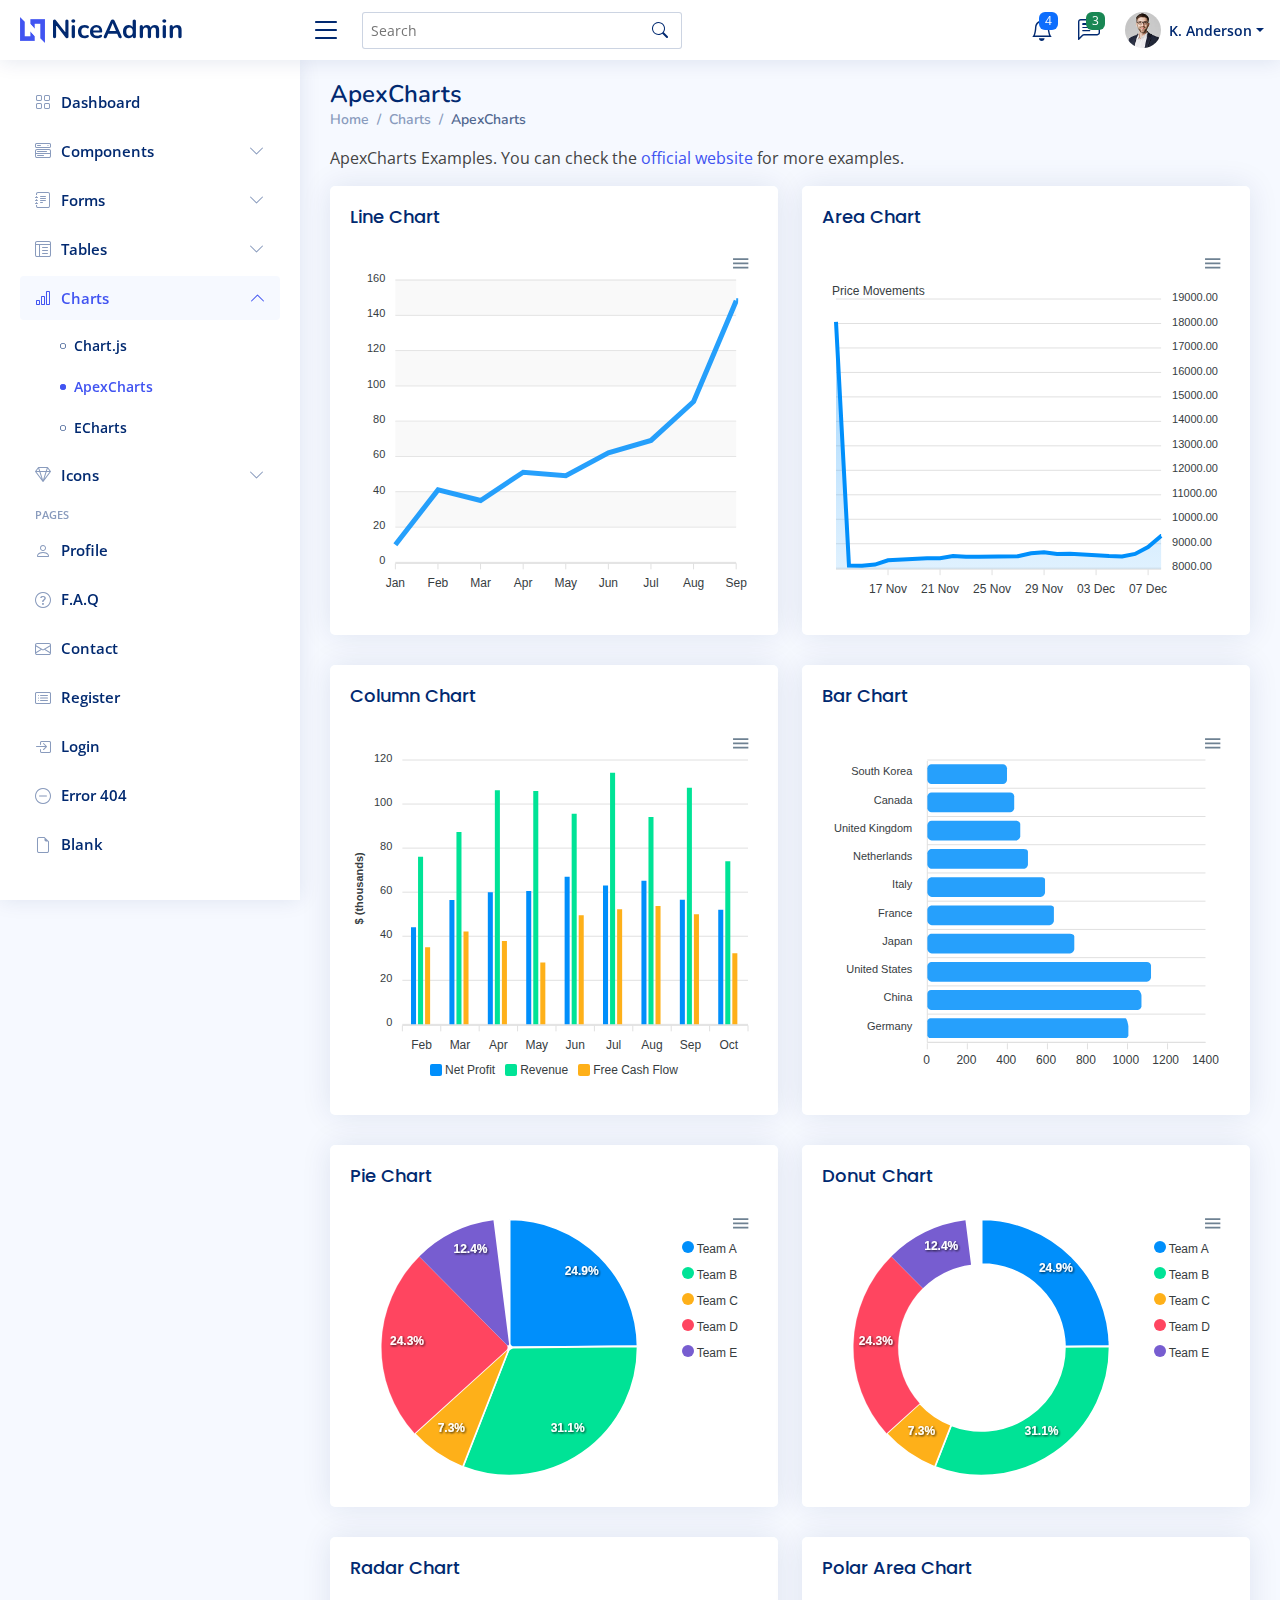
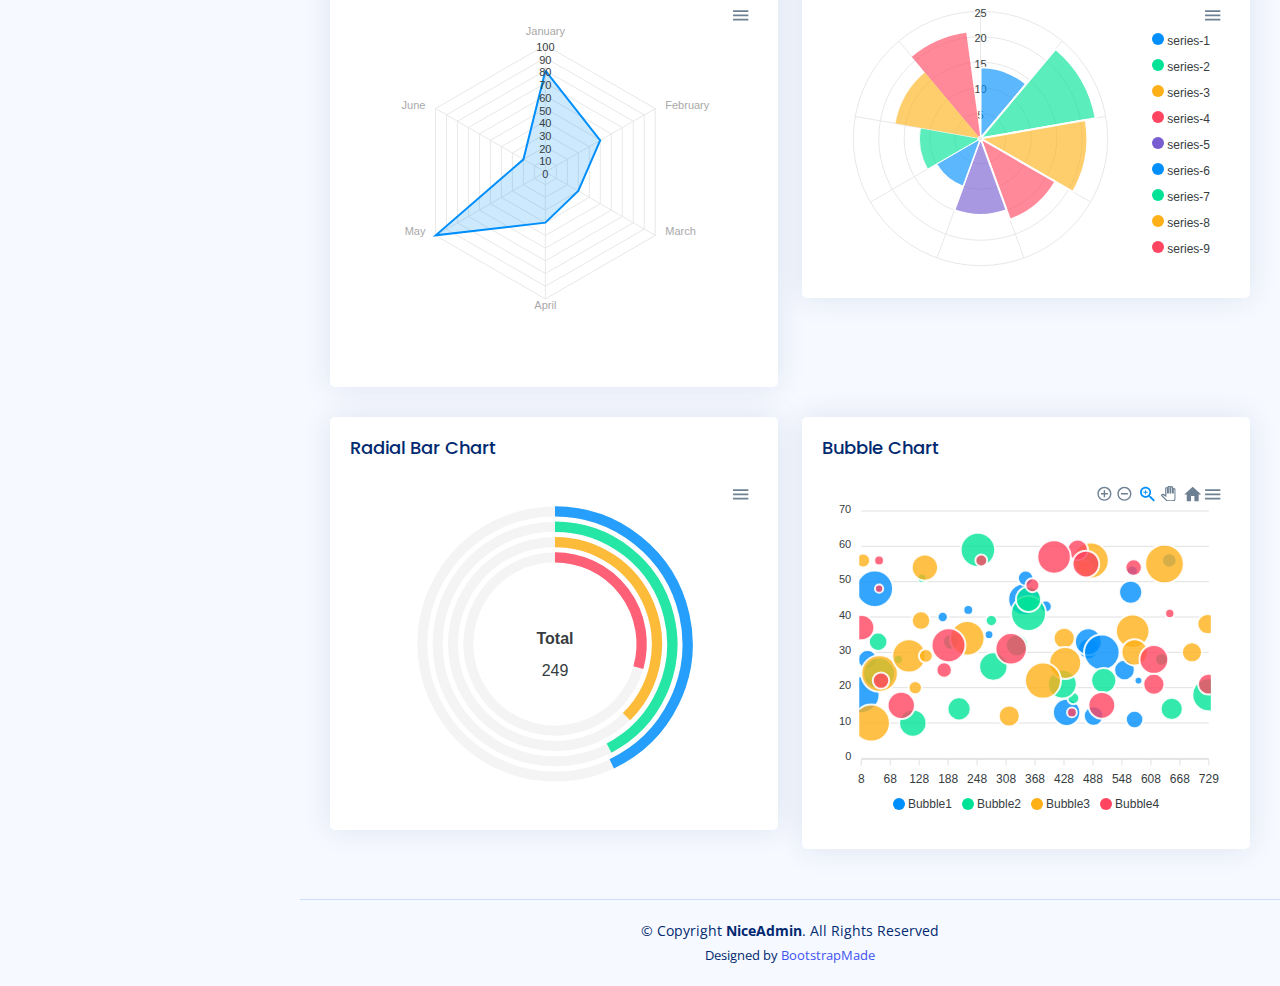
<file: admin/charts-apexcharts.html>
<!DOCTYPE html>
<html lang="en">

<head>
  <meta charset="utf-8">
  <meta content="width=device-width, initial-scale=1.0" name="viewport">

  <title>Charts / ApexCharts - NiceAdmin Bootstrap Template</title>
  <meta content="" name="description">
  <meta content="" name="keywords">

  <!-- Favicons -->
  <link href="assets/img/favicon.png" rel="icon">
  <link href="assets/img/apple-touch-icon.png" rel="apple-touch-icon">

  <!-- Google Fonts -->
  <link href="https://fonts.gstatic.com" rel="preconnect">
  <link href="https://fonts.googleapis.com/css?family=Open+Sans:300,300i,400,400i,600,600i,700,700i|Nunito:300,300i,400,400i,600,600i,700,700i|Poppins:300,300i,400,400i,500,500i,600,600i,700,700i" rel="stylesheet">

  <!-- Vendor CSS Files -->
  <link href="assets/vendor/bootstrap/css/bootstrap.min.css" rel="stylesheet">
  <link href="assets/vendor/bootstrap-icons/bootstrap-icons.css" rel="stylesheet">
  <link href="assets/vendor/boxicons/css/boxicons.min.css" rel="stylesheet">
  <link href="assets/vendor/quill/quill.snow.css" rel="stylesheet">
  <link href="assets/vendor/quill/quill.bubble.css" rel="stylesheet">
  <link href="assets/vendor/remixicon/remixicon.css" rel="stylesheet">
  <link href="assets/vendor/simple-datatables/style.css" rel="stylesheet">

  <!-- Template Main CSS File -->
  <link href="assets/css/style.css" rel="stylesheet">

  <!-- =======================================================
  * Template Name: NiceAdmin
  * Template URL: https://bootstrapmade.com/nice-admin-bootstrap-admin-html-template/
  * Updated: Mar 17 2024 with Bootstrap v5.3.3
  * Author: BootstrapMade.com
  * License: https://bootstrapmade.com/license/
  ======================================================== -->
</head>

<body>

  <!-- ======= Header ======= -->
  <header id="header" class="header fixed-top d-flex align-items-center">

    <div class="d-flex align-items-center justify-content-between">
      <a href="index.html" class="logo d-flex align-items-center">
        <img src="assets/img/logo.png" alt="">
        <span class="d-none d-lg-block">NiceAdmin</span>
      </a>
      <i class="bi bi-list toggle-sidebar-btn"></i>
    </div><!-- End Logo -->

    <div class="search-bar">
      <form class="search-form d-flex align-items-center" method="POST" action="#">
        <input type="text" name="query" placeholder="Search" title="Enter search keyword">
        <button type="submit" title="Search"><i class="bi bi-search"></i></button>
      </form>
    </div><!-- End Search Bar -->

    <nav class="header-nav ms-auto">
      <ul class="d-flex align-items-center">

        <li class="nav-item d-block d-lg-none">
          <a class="nav-link nav-icon search-bar-toggle " href="#">
            <i class="bi bi-search"></i>
          </a>
        </li><!-- End Search Icon-->

        <li class="nav-item dropdown">

          <a class="nav-link nav-icon" href="#" data-bs-toggle="dropdown">
            <i class="bi bi-bell"></i>
            <span class="badge bg-primary badge-number">4</span>
          </a><!-- End Notification Icon -->

          <ul class="dropdown-menu dropdown-menu-end dropdown-menu-arrow notifications">
            <li class="dropdown-header">
              You have 4 new notifications
              <a href="#"><span class="badge rounded-pill bg-primary p-2 ms-2">View all</span></a>
            </li>
            <li>
              <hr class="dropdown-divider">
            </li>

            <li class="notification-item">
              <i class="bi bi-exclamation-circle text-warning"></i>
              <div>
                <h4>Lorem Ipsum</h4>
                <p>Quae dolorem earum veritatis oditseno</p>
                <p>30 min. ago</p>
              </div>
            </li>

            <li>
              <hr class="dropdown-divider">
            </li>

            <li class="notification-item">
              <i class="bi bi-x-circle text-danger"></i>
              <div>
                <h4>Atque rerum nesciunt</h4>
                <p>Quae dolorem earum veritatis oditseno</p>
                <p>1 hr. ago</p>
              </div>
            </li>

            <li>
              <hr class="dropdown-divider">
            </li>

            <li class="notification-item">
              <i class="bi bi-check-circle text-success"></i>
              <div>
                <h4>Sit rerum fuga</h4>
                <p>Quae dolorem earum veritatis oditseno</p>
                <p>2 hrs. ago</p>
              </div>
            </li>

            <li>
              <hr class="dropdown-divider">
            </li>

            <li class="notification-item">
              <i class="bi bi-info-circle text-primary"></i>
              <div>
                <h4>Dicta reprehenderit</h4>
                <p>Quae dolorem earum veritatis oditseno</p>
                <p>4 hrs. ago</p>
              </div>
            </li>

            <li>
              <hr class="dropdown-divider">
            </li>
            <li class="dropdown-footer">
              <a href="#">Show all notifications</a>
            </li>

          </ul><!-- End Notification Dropdown Items -->

        </li><!-- End Notification Nav -->

        <li class="nav-item dropdown">

          <a class="nav-link nav-icon" href="#" data-bs-toggle="dropdown">
            <i class="bi bi-chat-left-text"></i>
            <span class="badge bg-success badge-number">3</span>
          </a><!-- End Messages Icon -->

          <ul class="dropdown-menu dropdown-menu-end dropdown-menu-arrow messages">
            <li class="dropdown-header">
              You have 3 new messages
              <a href="#"><span class="badge rounded-pill bg-primary p-2 ms-2">View all</span></a>
            </li>
            <li>
              <hr class="dropdown-divider">
            </li>

            <li class="message-item">
              <a href="#">
                <img src="assets/img/messages-1.jpg" alt="" class="rounded-circle">
                <div>
                  <h4>Maria Hudson</h4>
                  <p>Velit asperiores et ducimus soluta repudiandae labore officia est ut...</p>
                  <p>4 hrs. ago</p>
                </div>
              </a>
            </li>
            <li>
              <hr class="dropdown-divider">
            </li>

            <li class="message-item">
              <a href="#">
                <img src="assets/img/messages-2.jpg" alt="" class="rounded-circle">
                <div>
                  <h4>Anna Nelson</h4>
                  <p>Velit asperiores et ducimus soluta repudiandae labore officia est ut...</p>
                  <p>6 hrs. ago</p>
                </div>
              </a>
            </li>
            <li>
              <hr class="dropdown-divider">
            </li>

            <li class="message-item">
              <a href="#">
                <img src="assets/img/messages-3.jpg" alt="" class="rounded-circle">
                <div>
                  <h4>David Muldon</h4>
                  <p>Velit asperiores et ducimus soluta repudiandae labore officia est ut...</p>
                  <p>8 hrs. ago</p>
                </div>
              </a>
            </li>
            <li>
              <hr class="dropdown-divider">
            </li>

            <li class="dropdown-footer">
              <a href="#">Show all messages</a>
            </li>

          </ul><!-- End Messages Dropdown Items -->

        </li><!-- End Messages Nav -->

        <li class="nav-item dropdown pe-3">

          <a class="nav-link nav-profile d-flex align-items-center pe-0" href="#" data-bs-toggle="dropdown">
            <img src="assets/img/profile-img.jpg" alt="Profile" class="rounded-circle">
            <span class="d-none d-md-block dropdown-toggle ps-2">K. Anderson</span>
          </a><!-- End Profile Iamge Icon -->

          <ul class="dropdown-menu dropdown-menu-end dropdown-menu-arrow profile">
            <li class="dropdown-header">
              <h6>Kevin Anderson</h6>
              <span>Web Designer</span>
            </li>
            <li>
              <hr class="dropdown-divider">
            </li>

            <li>
              <a class="dropdown-item d-flex align-items-center" href="users-profile.html">
                <i class="bi bi-person"></i>
                <span>My Profile</span>
              </a>
            </li>
            <li>
              <hr class="dropdown-divider">
            </li>

            <li>
              <a class="dropdown-item d-flex align-items-center" href="users-profile.html">
                <i class="bi bi-gear"></i>
                <span>Account Settings</span>
              </a>
            </li>
            <li>
              <hr class="dropdown-divider">
            </li>

            <li>
              <a class="dropdown-item d-flex align-items-center" href="pages-faq.html">
                <i class="bi bi-question-circle"></i>
                <span>Need Help?</span>
              </a>
            </li>
            <li>
              <hr class="dropdown-divider">
            </li>

            <li>
              <a class="dropdown-item d-flex align-items-center" href="#">
                <i class="bi bi-box-arrow-right"></i>
                <span>Sign Out</span>
              </a>
            </li>

          </ul><!-- End Profile Dropdown Items -->
        </li><!-- End Profile Nav -->

      </ul>
    </nav><!-- End Icons Navigation -->

  </header><!-- End Header -->

  <!-- ======= Sidebar ======= -->
  <aside id="sidebar" class="sidebar">

    <ul class="sidebar-nav" id="sidebar-nav">

      <li class="nav-item">
        <a class="nav-link collapsed" href="index.html">
          <i class="bi bi-grid"></i>
          <span>Dashboard</span>
        </a>
      </li><!-- End Dashboard Nav -->

      <li class="nav-item">
        <a class="nav-link collapsed" data-bs-target="#components-nav" data-bs-toggle="collapse" href="#">
          <i class="bi bi-menu-button-wide"></i><span>Components</span><i class="bi bi-chevron-down ms-auto"></i>
        </a>
        <ul id="components-nav" class="nav-content collapse " data-bs-parent="#sidebar-nav">
          <li>
            <a href="components-alerts.html">
              <i class="bi bi-circle"></i><span>Alerts</span>
            </a>
          </li>
          <li>
            <a href="components-accordion.html">
              <i class="bi bi-circle"></i><span>Accordion</span>
            </a>
          </li>
          <li>
            <a href="components-badges.html">
              <i class="bi bi-circle"></i><span>Badges</span>
            </a>
          </li>
          <li>
            <a href="components-breadcrumbs.html">
              <i class="bi bi-circle"></i><span>Breadcrumbs</span>
            </a>
          </li>
          <li>
            <a href="components-buttons.html">
              <i class="bi bi-circle"></i><span>Buttons</span>
            </a>
          </li>
          <li>
            <a href="components-cards.html">
              <i class="bi bi-circle"></i><span>Cards</span>
            </a>
          </li>
          <li>
            <a href="components-carousel.html">
              <i class="bi bi-circle"></i><span>Carousel</span>
            </a>
          </li>
          <li>
            <a href="components-list-group.html">
              <i class="bi bi-circle"></i><span>List group</span>
            </a>
          </li>
          <li>
            <a href="components-modal.html">
              <i class="bi bi-circle"></i><span>Modal</span>
            </a>
          </li>
          <li>
            <a href="components-tabs.html">
              <i class="bi bi-circle"></i><span>Tabs</span>
            </a>
          </li>
          <li>
            <a href="components-pagination.html">
              <i class="bi bi-circle"></i><span>Pagination</span>
            </a>
          </li>
          <li>
            <a href="components-progress.html">
              <i class="bi bi-circle"></i><span>Progress</span>
            </a>
          </li>
          <li>
            <a href="components-spinners.html">
              <i class="bi bi-circle"></i><span>Spinners</span>
            </a>
          </li>
          <li>
            <a href="components-tooltips.html">
              <i class="bi bi-circle"></i><span>Tooltips</span>
            </a>
          </li>
        </ul>
      </li><!-- End Components Nav -->

      <li class="nav-item">
        <a class="nav-link collapsed" data-bs-target="#forms-nav" data-bs-toggle="collapse" href="#">
          <i class="bi bi-journal-text"></i><span>Forms</span><i class="bi bi-chevron-down ms-auto"></i>
        </a>
        <ul id="forms-nav" class="nav-content collapse " data-bs-parent="#sidebar-nav">
          <li>
            <a href="forms-elements.html">
              <i class="bi bi-circle"></i><span>Form Elements</span>
            </a>
          </li>
          <li>
            <a href="forms-layouts.html">
              <i class="bi bi-circle"></i><span>Form Layouts</span>
            </a>
          </li>
          <li>
            <a href="forms-editors.html">
              <i class="bi bi-circle"></i><span>Form Editors</span>
            </a>
          </li>
          <li>
            <a href="forms-validation.html">
              <i class="bi bi-circle"></i><span>Form Validation</span>
            </a>
          </li>
        </ul>
      </li><!-- End Forms Nav -->

      <li class="nav-item">
        <a class="nav-link collapsed" data-bs-target="#tables-nav" data-bs-toggle="collapse" href="#">
          <i class="bi bi-layout-text-window-reverse"></i><span>Tables</span><i class="bi bi-chevron-down ms-auto"></i>
        </a>
        <ul id="tables-nav" class="nav-content collapse " data-bs-parent="#sidebar-nav">
          <li>
            <a href="tables-general.html">
              <i class="bi bi-circle"></i><span>General Tables</span>
            </a>
          </li>
          <li>
            <a href="tables-data.html">
              <i class="bi bi-circle"></i><span>Data Tables</span>
            </a>
          </li>
        </ul>
      </li><!-- End Tables Nav -->

      <li class="nav-item">
        <a class="nav-link " data-bs-target="#charts-nav" data-bs-toggle="collapse" href="#">
          <i class="bi bi-bar-chart"></i><span>Charts</span><i class="bi bi-chevron-down ms-auto"></i>
        </a>
        <ul id="charts-nav" class="nav-content collapse show" data-bs-parent="#sidebar-nav">
          <li>
            <a href="charts-chartjs.html">
              <i class="bi bi-circle"></i><span>Chart.js</span>
            </a>
          </li>
          <li>
            <a href="charts-apexcharts.html" class="active">
              <i class="bi bi-circle"></i><span>ApexCharts</span>
            </a>
          </li>
          <li>
            <a href="charts-echarts.html">
              <i class="bi bi-circle"></i><span>ECharts</span>
            </a>
          </li>
        </ul>
      </li><!-- End Charts Nav -->

      <li class="nav-item">
        <a class="nav-link collapsed" data-bs-target="#icons-nav" data-bs-toggle="collapse" href="#">
          <i class="bi bi-gem"></i><span>Icons</span><i class="bi bi-chevron-down ms-auto"></i>
        </a>
        <ul id="icons-nav" class="nav-content collapse " data-bs-parent="#sidebar-nav">
          <li>
            <a href="icons-bootstrap.html">
              <i class="bi bi-circle"></i><span>Bootstrap Icons</span>
            </a>
          </li>
          <li>
            <a href="icons-remix.html">
              <i class="bi bi-circle"></i><span>Remix Icons</span>
            </a>
          </li>
          <li>
            <a href="icons-boxicons.html">
              <i class="bi bi-circle"></i><span>Boxicons</span>
            </a>
          </li>
        </ul>
      </li><!-- End Icons Nav -->

      <li class="nav-heading">Pages</li>

      <li class="nav-item">
        <a class="nav-link collapsed" href="users-profile.html">
          <i class="bi bi-person"></i>
          <span>Profile</span>
        </a>
      </li><!-- End Profile Page Nav -->

      <li class="nav-item">
        <a class="nav-link collapsed" href="pages-faq.html">
          <i class="bi bi-question-circle"></i>
          <span>F.A.Q</span>
        </a>
      </li><!-- End F.A.Q Page Nav -->

      <li class="nav-item">
        <a class="nav-link collapsed" href="pages-contact.html">
          <i class="bi bi-envelope"></i>
          <span>Contact</span>
        </a>
      </li><!-- End Contact Page Nav -->

      <li class="nav-item">
        <a class="nav-link collapsed" href="pages-register.html">
          <i class="bi bi-card-list"></i>
          <span>Register</span>
        </a>
      </li><!-- End Register Page Nav -->

      <li class="nav-item">
        <a class="nav-link collapsed" href="pages-login.html">
          <i class="bi bi-box-arrow-in-right"></i>
          <span>Login</span>
        </a>
      </li><!-- End Login Page Nav -->

      <li class="nav-item">
        <a class="nav-link collapsed" href="pages-error-404.html">
          <i class="bi bi-dash-circle"></i>
          <span>Error 404</span>
        </a>
      </li><!-- End Error 404 Page Nav -->

      <li class="nav-item">
        <a class="nav-link collapsed" href="pages-blank.html">
          <i class="bi bi-file-earmark"></i>
          <span>Blank</span>
        </a>
      </li><!-- End Blank Page Nav -->

    </ul>

  </aside><!-- End Sidebar-->

  <main id="main" class="main">

    <div class="pagetitle">
      <h1>ApexCharts</h1>
      <nav>
        <ol class="breadcrumb">
          <li class="breadcrumb-item"><a href="index.html">Home</a></li>
          <li class="breadcrumb-item">Charts</li>
          <li class="breadcrumb-item active">ApexCharts</li>
        </ol>
      </nav>
    </div><!-- End Page Title -->

    <p>ApexCharts Examples. You can check the <a href="https://apexcharts.com/javascript-chart-demos/" target="_blank">official website</a> for more examples.</p>

    <section class="section">
      <div class="row">

        <div class="col-lg-6">
          <div class="card">
            <div class="card-body">
              <h5 class="card-title">Line Chart</h5>

              <!-- Line Chart -->
              <div id="lineChart"></div>

              <script>
                document.addEventListener("DOMContentLoaded", () => {
                  new ApexCharts(document.querySelector("#lineChart"), {
                    series: [{
                      name: "Desktops",
                      data: [10, 41, 35, 51, 49, 62, 69, 91, 148]
                    }],
                    chart: {
                      height: 350,
                      type: 'line',
                      zoom: {
                        enabled: false
                      }
                    },
                    dataLabels: {
                      enabled: false
                    },
                    stroke: {
                      curve: 'straight'
                    },
                    grid: {
                      row: {
                        colors: ['#f3f3f3', 'transparent'], // takes an array which will be repeated on columns
                        opacity: 0.5
                      },
                    },
                    xaxis: {
                      categories: ['Jan', 'Feb', 'Mar', 'Apr', 'May', 'Jun', 'Jul', 'Aug', 'Sep'],
                    }
                  }).render();
                });
              </script>
              <!-- End Line Chart -->

            </div>
          </div>
        </div>

        <div class="col-lg-6">
          <div class="card">
            <div class="card-body">
              <h5 class="card-title">Area Chart</h5>

              <!-- Area Chart -->
              <div id="areaChart"></div>

              <script>
                document.addEventListener("DOMContentLoaded", () => {
                  const series = {
                    "monthDataSeries1": {
                      "prices": [
                        18107.85,
                        8128.0,
                        8122.9,
                        8165.5,
                        8340.7,
                        8423.7,
                        8423.5,
                        8514.3,
                        8481.85,
                        8487.7,
                        8506.9,
                        8626.2,
                        8668.95,
                        8602.3,
                        8607.55,
                        8512.9,
                        8496.25,
                        8600.65,
                        8881.1,
                        9340.85
                      ],
                      "dates": [
                        "13 Nov 2024",
                        "14 Nov 2024",
                        "15 Nov 2024",
                        "16 Nov 2024",
                        "17 Nov 2024",
                        "20 Nov 2024",
                        "21 Nov 2024",
                        "22 Nov 2024",
                        "23 Nov 2024",
                        "24 Nov 2024",
                        "27 Nov 2024",
                        "28 Nov 2024",
                        "29 Nov 2024",
                        "30 Nov 2024",
                        "01 Dec 2024",
                        "04 Dec 2024",
                        "05 Dec 2024",
                        "06 Dec 2024",
                        "07 Dec 2024",
                        "08 Dec 2024"
                      ]
                    },
                    "monthDataSeries2": {
                      "prices": [
                        8423.7,
                        8423.5,
                        8514.3,
                        8481.85,
                        8487.7,
                        8506.9,
                        8626.2,
                        8668.95,
                        8602.3,
                        8607.55,
                        8512.9,
                        8496.25,
                        8600.65,
                        8881.1,
                        9040.85,
                        8340.7,
                        8165.5,
                        8122.9,
                        8107.85,
                        8128.0
                      ],
                      "dates": [
                        "13 Nov 2017",
                        "14 Nov 2017",
                        "15 Nov 2017",
                        "16 Nov 2017",
                        "17 Nov 2017",
                        "20 Nov 2017",
                        "21 Nov 2017",
                        "22 Nov 2017",
                        "23 Nov 2017",
                        "24 Nov 2017",
                        "27 Nov 2017",
                        "28 Nov 2017",
                        "29 Nov 2017",
                        "30 Nov 2017",
                        "01 Dec 2017",
                        "04 Dec 2017",
                        "05 Dec 2017",
                        "06 Dec 2017",
                        "07 Dec 2017",
                        "08 Dec 2017"
                      ]
                    },
                    "monthDataSeries3": {
                      "prices": [
                        7114.25,
                        7126.6,
                        7116.95,
                        7203.7,
                        7233.75,
                        7451.0,
                        7381.15,
                        7348.95,
                        7347.75,
                        7311.25,
                        7266.4,
                        7253.25,
                        7215.45,
                        7266.35,
                        7315.25,
                        7237.2,
                        7191.4,
                        7238.95,
                        7222.6,
                        7217.9,
                        7359.3,
                        7371.55,
                        7371.15,
                        7469.2,
                        7429.25,
                        7434.65,
                        7451.1,
                        7475.25,
                        7566.25,
                        7556.8,
                        7525.55,
                        7555.45,
                        7560.9,
                        7490.7,
                        7527.6,
                        7551.9,
                        7514.85,
                        7577.95,
                        7592.3,
                        7621.95,
                        7707.95,
                        7859.1,
                        7815.7,
                        7739.0,
                        7778.7,
                        7839.45,
                        7756.45,
                        7669.2,
                        7580.45,
                        7452.85,
                        7617.25,
                        7701.6,
                        7606.8,
                        7620.05,
                        7513.85,
                        7498.45,
                        7575.45,
                        7601.95,
                        7589.1,
                        7525.85,
                        7569.5,
                        7702.5,
                        7812.7,
                        7803.75,
                        7816.3,
                        7851.15,
                        7912.2,
                        7972.8,
                        8145.0,
                        8161.1,
                        8121.05,
                        8071.25,
                        8088.2,
                        8154.45,
                        8148.3,
                        8122.05,
                        8132.65,
                        8074.55,
                        7952.8,
                        7885.55,
                        7733.9,
                        7897.15,
                        7973.15,
                        7888.5,
                        7842.8,
                        7838.4,
                        7909.85,
                        7892.75,
                        7897.75,
                        7820.05,
                        7904.4,
                        7872.2,
                        7847.5,
                        7849.55,
                        7789.6,
                        7736.35,
                        7819.4,
                        7875.35,
                        7871.8,
                        8076.5,
                        8114.8,
                        8193.55,
                        8217.1,
                        8235.05,
                        8215.3,
                        8216.4,
                        8301.55,
                        8235.25,
                        8229.75,
                        8201.95,
                        8164.95,
                        8107.85,
                        8128.0,
                        8122.9,
                        8165.5,
                        8340.7,
                        8423.7,
                        8423.5,
                        8514.3,
                        8481.85,
                        8487.7,
                        8506.9,
                        8626.2
                      ],
                      "dates": [
                        "02 Jun 2017",
                        "05 Jun 2017",
                        "06 Jun 2017",
                        "07 Jun 2017",
                        "08 Jun 2017",
                        "09 Jun 2017",
                        "12 Jun 2017",
                        "13 Jun 2017",
                        "14 Jun 2017",
                        "15 Jun 2017",
                        "16 Jun 2017",
                        "19 Jun 2017",
                        "20 Jun 2017",
                        "21 Jun 2017",
                        "22 Jun 2017",
                        "23 Jun 2017",
                        "27 Jun 2017",
                        "28 Jun 2017",
                        "29 Jun 2017",
                        "30 Jun 2017",
                        "03 Jul 2017",
                        "04 Jul 2017",
                        "05 Jul 2017",
                        "06 Jul 2017",
                        "07 Jul 2017",
                        "10 Jul 2017",
                        "11 Jul 2017",
                        "12 Jul 2017",
                        "13 Jul 2017",
                        "14 Jul 2017",
                        "17 Jul 2017",
                        "18 Jul 2017",
                        "19 Jul 2017",
                        "20 Jul 2017",
                        "21 Jul 2017",
                        "24 Jul 2017",
                        "25 Jul 2017",
                        "26 Jul 2017",
                        "27 Jul 2017",
                        "28 Jul 2017",
                        "31 Jul 2017",
                        "01 Aug 2017",
                        "02 Aug 2017",
                        "03 Aug 2017",
                        "04 Aug 2017",
                        "07 Aug 2017",
                        "08 Aug 2017",
                        "09 Aug 2017",
                        "10 Aug 2017",
                        "11 Aug 2017",
                        "14 Aug 2017",
                        "16 Aug 2017",
                        "17 Aug 2017",
                        "18 Aug 2017",
                        "21 Aug 2017",
                        "22 Aug 2017",
                        "23 Aug 2017",
                        "24 Aug 2017",
                        "28 Aug 2017",
                        "29 Aug 2017",
                        "30 Aug 2017",
                        "31 Aug 2017",
                        "01 Sep 2017",
                        "04 Sep 2017",
                        "05 Sep 2017",
                        "06 Sep 2017",
                        "07 Sep 2017",
                        "08 Sep 2017",
                        "11 Sep 2017",
                        "12 Sep 2017",
                        "13 Sep 2017",
                        "14 Sep 2017",
                        "15 Sep 2017",
                        "18 Sep 2017",
                        "19 Sep 2017",
                        "20 Sep 2017",
                        "21 Sep 2017",
                        "22 Sep 2017",
                        "25 Sep 2017",
                        "26 Sep 2017",
                        "27 Sep 2017",
                        "28 Sep 2017",
                        "29 Sep 2017",
                        "03 Oct 2017",
                        "04 Oct 2017",
                        "05 Oct 2017",
                        "06 Oct 2017",
                        "09 Oct 2017",
                        "10 Oct 2017",
                        "11 Oct 2017",
                        "12 Oct 2017",
                        "13 Oct 2017",
                        "16 Oct 2017",
                        "17 Oct 2017",
                        "18 Oct 2017",
                        "19 Oct 2017",
                        "23 Oct 2017",
                        "24 Oct 2017",
                        "25 Oct 2017",
                        "26 Oct 2017",
                        "27 Oct 2017",
                        "30 Oct 2017",
                        "31 Oct 2017",
                        "01 Nov 2017",
                        "02 Nov 2017",
                        "03 Nov 2017",
                        "06 Nov 2017",
                        "07 Nov 2017",
                        "08 Nov 2017",
                        "09 Nov 2017",
                        "10 Nov 2017",
                        "13 Nov 2017",
                        "14 Nov 2017",
                        "15 Nov 2017",
                        "16 Nov 2017",
                        "17 Nov 2017",
                        "20 Nov 2017",
                        "21 Nov 2017",
                        "22 Nov 2017",
                        "23 Nov 2017",
                        "24 Nov 2017",
                        "27 Nov 2017",
                        "28 Nov 2017"
                      ]
                    }
                  }
                  new ApexCharts(document.querySelector("#areaChart"), {
                    series: [{
                      name: "STOCK ABC",
                      data: series.monthDataSeries1.prices
                    }],
                    chart: {
                      type: 'area',
                      height: 350,
                      zoom: {
                        enabled: false
                      }
                    },
                    dataLabels: {
                      enabled: false
                    },
                    stroke: {
                      curve: 'straight'
                    },
                    subtitle: {
                      text: 'Price Movements',
                      align: 'left'
                    },
                    labels: series.monthDataSeries1.dates,
                    xaxis: {
                      type: 'datetime',
                    },
                    yaxis: {
                      opposite: true
                    },
                    legend: {
                      horizontalAlign: 'left'
                    }
                  }).render();
                });
              </script>
              <!-- End Area Chart -->

            </div>
          </div>
        </div>

        <div class="col-lg-6">
          <div class="card">
            <div class="card-body">
              <h5 class="card-title">Column Chart</h5>

              <!-- Column Chart -->
              <div id="columnChart"></div>

              <script>
                document.addEventListener("DOMContentLoaded", () => {
                  new ApexCharts(document.querySelector("#columnChart"), {
                    series: [{
                      name: 'Net Profit',
                      data: [44, 55, 57, 56, 61, 58, 63, 60, 66]
                    }, {
                      name: 'Revenue',
                      data: [76, 85, 101, 98, 87, 105, 91, 114, 94]
                    }, {
                      name: 'Free Cash Flow',
                      data: [35, 41, 36, 26, 45, 48, 52, 53, 41]
                    }],
                    chart: {
                      type: 'bar',
                      height: 350
                    },
                    plotOptions: {
                      bar: {
                        horizontal: false,
                        columnWidth: '55%',
                        endingShape: 'rounded'
                      },
                    },
                    dataLabels: {
                      enabled: false
                    },
                    stroke: {
                      show: true,
                      width: 2,
                      colors: ['transparent']
                    },
                    xaxis: {
                      categories: ['Feb', 'Mar', 'Apr', 'May', 'Jun', 'Jul', 'Aug', 'Sep', 'Oct'],
                    },
                    yaxis: {
                      title: {
                        text: '$ (thousands)'
                      }
                    },
                    fill: {
                      opacity: 1
                    },
                    tooltip: {
                      y: {
                        formatter: function(val) {
                          return "$ " + val + " thousands"
                        }
                      }
                    }
                  }).render();
                });
              </script>
              <!-- End Column Chart -->

            </div>
          </div>
        </div>

        <div class="col-lg-6">
          <div class="card">
            <div class="card-body">
              <h5 class="card-title">Bar Chart</h5>

              <!-- Bar Chart -->
              <div id="barChart"></div>

              <script>
                document.addEventListener("DOMContentLoaded", () => {
                  new ApexCharts(document.querySelector("#barChart"), {
                    series: [{
                      data: [400, 430, 448, 470, 540, 580, 690, 1100, 1200, 1380]
                    }],
                    chart: {
                      type: 'bar',
                      height: 350
                    },
                    plotOptions: {
                      bar: {
                        borderRadius: 4,
                        horizontal: true,
                      }
                    },
                    dataLabels: {
                      enabled: false
                    },
                    xaxis: {
                      categories: ['South Korea', 'Canada', 'United Kingdom', 'Netherlands', 'Italy', 'France', 'Japan',
                        'United States', 'China', 'Germany'
                      ],
                    }
                  }).render();
                });
              </script>
              <!-- End Bar Chart -->

            </div>
          </div>
        </div>

        <div class="col-lg-6">
          <div class="card">
            <div class="card-body">
              <h5 class="card-title">Pie Chart</h5>

              <!-- Pie Chart -->
              <div id="pieChart"></div>

              <script>
                document.addEventListener("DOMContentLoaded", () => {
                  new ApexCharts(document.querySelector("#pieChart"), {
                    series: [44, 55, 13, 43, 22],
                    chart: {
                      height: 350,
                      type: 'pie',
                      toolbar: {
                        show: true
                      }
                    },
                    labels: ['Team A', 'Team B', 'Team C', 'Team D', 'Team E']
                  }).render();
                });
              </script>
              <!-- End Pie Chart -->

            </div>
          </div>
        </div>

        <div class="col-lg-6">
          <div class="card">
            <div class="card-body">
              <h5 class="card-title">Donut Chart</h5>

              <!-- Donut Chart -->
              <div id="donutChart"></div>

              <script>
                document.addEventListener("DOMContentLoaded", () => {
                  new ApexCharts(document.querySelector("#donutChart"), {
                    series: [44, 55, 13, 43, 22],
                    chart: {
                      height: 350,
                      type: 'donut',
                      toolbar: {
                        show: true
                      }
                    },
                    labels: ['Team A', 'Team B', 'Team C', 'Team D', 'Team E'],
                  }).render();
                });
              </script>
              <!-- End Donut Chart -->

            </div>
          </div>
        </div>

        <div class="col-lg-6">
          <div class="card">
            <div class="card-body">
              <h5 class="card-title">Radar Chart</h5>

              <!-- Radar Chart -->
              <div id="radarChart"></div>

              <script>
                document.addEventListener("DOMContentLoaded", () => {
                  new ApexCharts(document.querySelector("#radarChart"), {
                    series: [{
                      name: 'Series 1',
                      data: [80, 50, 30, 40, 100, 20],
                    }],
                    chart: {
                      height: 350,
                      type: 'radar',
                    },
                    xaxis: {
                      categories: ['January', 'February', 'March', 'April', 'May', 'June']
                    }
                  }).render();
                });
              </script>
              <!-- End Radar Chart -->

            </div>
          </div>
        </div>

        <div class="col-lg-6">
          <div class="card">
            <div class="card-body">
              <h5 class="card-title">Polar Area Chart</h5>

              <!-- Polar Area Chart -->
              <div id="polarAreaChart"></div>

              <script>
                document.addEventListener("DOMContentLoaded", () => {
                  new ApexCharts(document.querySelector("#polarAreaChart"), {
                    series: [14, 23, 21, 17, 15, 10, 12, 17, 21],
                    chart: {
                      type: 'polarArea',
                      height: 350,
                      toolbar: {
                        show: true
                      }
                    },
                    stroke: {
                      colors: ['#fff']
                    },
                    fill: {
                      opacity: 0.8
                    }
                  }).render();
                });
              </script>
              <!-- End Polar Area Chart -->

            </div>
          </div>
        </div>

        <div class="col-lg-6">
          <div class="card">
            <div class="card-body">
              <h5 class="card-title">Radial Bar Chart</h5>

              <!-- Radial Bar Chart -->
              <div id="radialBarChart"></div>

              <script>
                document.addEventListener("DOMContentLoaded", () => {
                  new ApexCharts(document.querySelector("#radialBarChart"), {
                    series: [44, 55, 67, 83],
                    chart: {
                      height: 350,
                      type: 'radialBar',
                      toolbar: {
                        show: true
                      }
                    },
                    plotOptions: {
                      radialBar: {
                        dataLabels: {
                          name: {
                            fontSize: '22px',
                          },
                          value: {
                            fontSize: '16px',
                          },
                          total: {
                            show: true,
                            label: 'Total',
                            formatter: function(w) {
                              // By default this function returns the average of all series. The below is just an example to show the use of custom formatter function
                              return 249
                            }
                          }
                        }
                      }
                    },
                    labels: ['Apples', 'Oranges', 'Bananas', 'Berries'],
                  }).render();
                });
              </script>
              <!-- End Radial Bar Chart -->

            </div>
          </div>
        </div>

        <div class="col-lg-6">
          <div class="card">
            <div class="card-body">
              <h5 class="card-title">Bubble Chart</h5>

              <!-- Bubble Chart -->
              <div id="bubbleChart"></div>

              <script>
                document.addEventListener("DOMContentLoaded", () => {
                  function generateData(baseval, count, yrange) {
                    var i = 0;
                    var series = [];
                    while (i < count) {
                      var x = Math.floor(Math.random() * (750 - 1 + 1)) + 1;;
                      var y = Math.floor(Math.random() * (yrange.max - yrange.min + 1)) + yrange.min;
                      var z = Math.floor(Math.random() * (75 - 15 + 1)) + 15;
                      series.push([x, y, z]);
                      baseval += 86400000;
                      i++;
                    }
                    return series;
                  }
                  new ApexCharts(document.querySelector("#bubbleChart"), {
                    series: [{
                        name: 'Bubble1',
                        data: generateData(new Date('11 Feb 2017 GMT').getTime(), 20, {
                          min: 10,
                          max: 60
                        })
                      },
                      {
                        name: 'Bubble2',
                        data: generateData(new Date('11 Feb 2017 GMT').getTime(), 20, {
                          min: 10,
                          max: 60
                        })
                      },
                      {
                        name: 'Bubble3',
                        data: generateData(new Date('11 Feb 2017 GMT').getTime(), 20, {
                          min: 10,
                          max: 60
                        })
                      },
                      {
                        name: 'Bubble4',
                        data: generateData(new Date('11 Feb 2017 GMT').getTime(), 20, {
                          min: 10,
                          max: 60
                        })
                      }
                    ],
                    chart: {
                      height: 333,
                      type: 'bubble',
                    },
                    dataLabels: {
                      enabled: false
                    },
                    fill: {
                      opacity: 0.8
                    },
                    xaxis: {
                      tickAmount: 12,
                      type: 'category',
                    },
                    yaxis: {
                      max: 70
                    }
                  }).render();
                });
              </script>
              <!-- End Bubble Chart -->

            </div>
          </div>
        </div>

      </div>
    </section>

  </main><!-- End #main -->

  <!-- ======= Footer ======= -->
  <footer id="footer" class="footer">
    <div class="copyright">
      &copy; Copyright <strong><span>NiceAdmin</span></strong>. All Rights Reserved
    </div>
    <div class="credits">
      <!-- All the links in the footer should remain intact. -->
      <!-- You can delete the links only if you purchased the pro version. -->
      <!-- Licensing information: https://bootstrapmade.com/license/ -->
      <!-- Purchase the pro version with working PHP/AJAX contact form: https://bootstrapmade.com/nice-admin-bootstrap-admin-html-template/ -->
      Designed by <a href="https://bootstrapmade.com/">BootstrapMade</a>
    </div>
  </footer><!-- End Footer -->

  <a href="#" class="back-to-top d-flex align-items-center justify-content-center"><i class="bi bi-arrow-up-short"></i></a>

  <!-- Vendor JS Files -->
  <script src="assets/vendor/apexcharts/apexcharts.min.js"></script>
  <script src="assets/vendor/bootstrap/js/bootstrap.bundle.min.js"></script>
  <script src="assets/vendor/chart.js/chart.umd.js"></script>
  <script src="assets/vendor/echarts/echarts.min.js"></script>
  <script src="assets/vendor/quill/quill.min.js"></script>
  <script src="assets/vendor/simple-datatables/simple-datatables.js"></script>
  <script src="assets/vendor/tinymce/tinymce.min.js"></script>
  <script src="assets/vendor/php-email-form/validate.js"></script>

  <!-- Template Main JS File -->
  <script src="assets/js/main.js"></script>

</body>

</html>
</file>
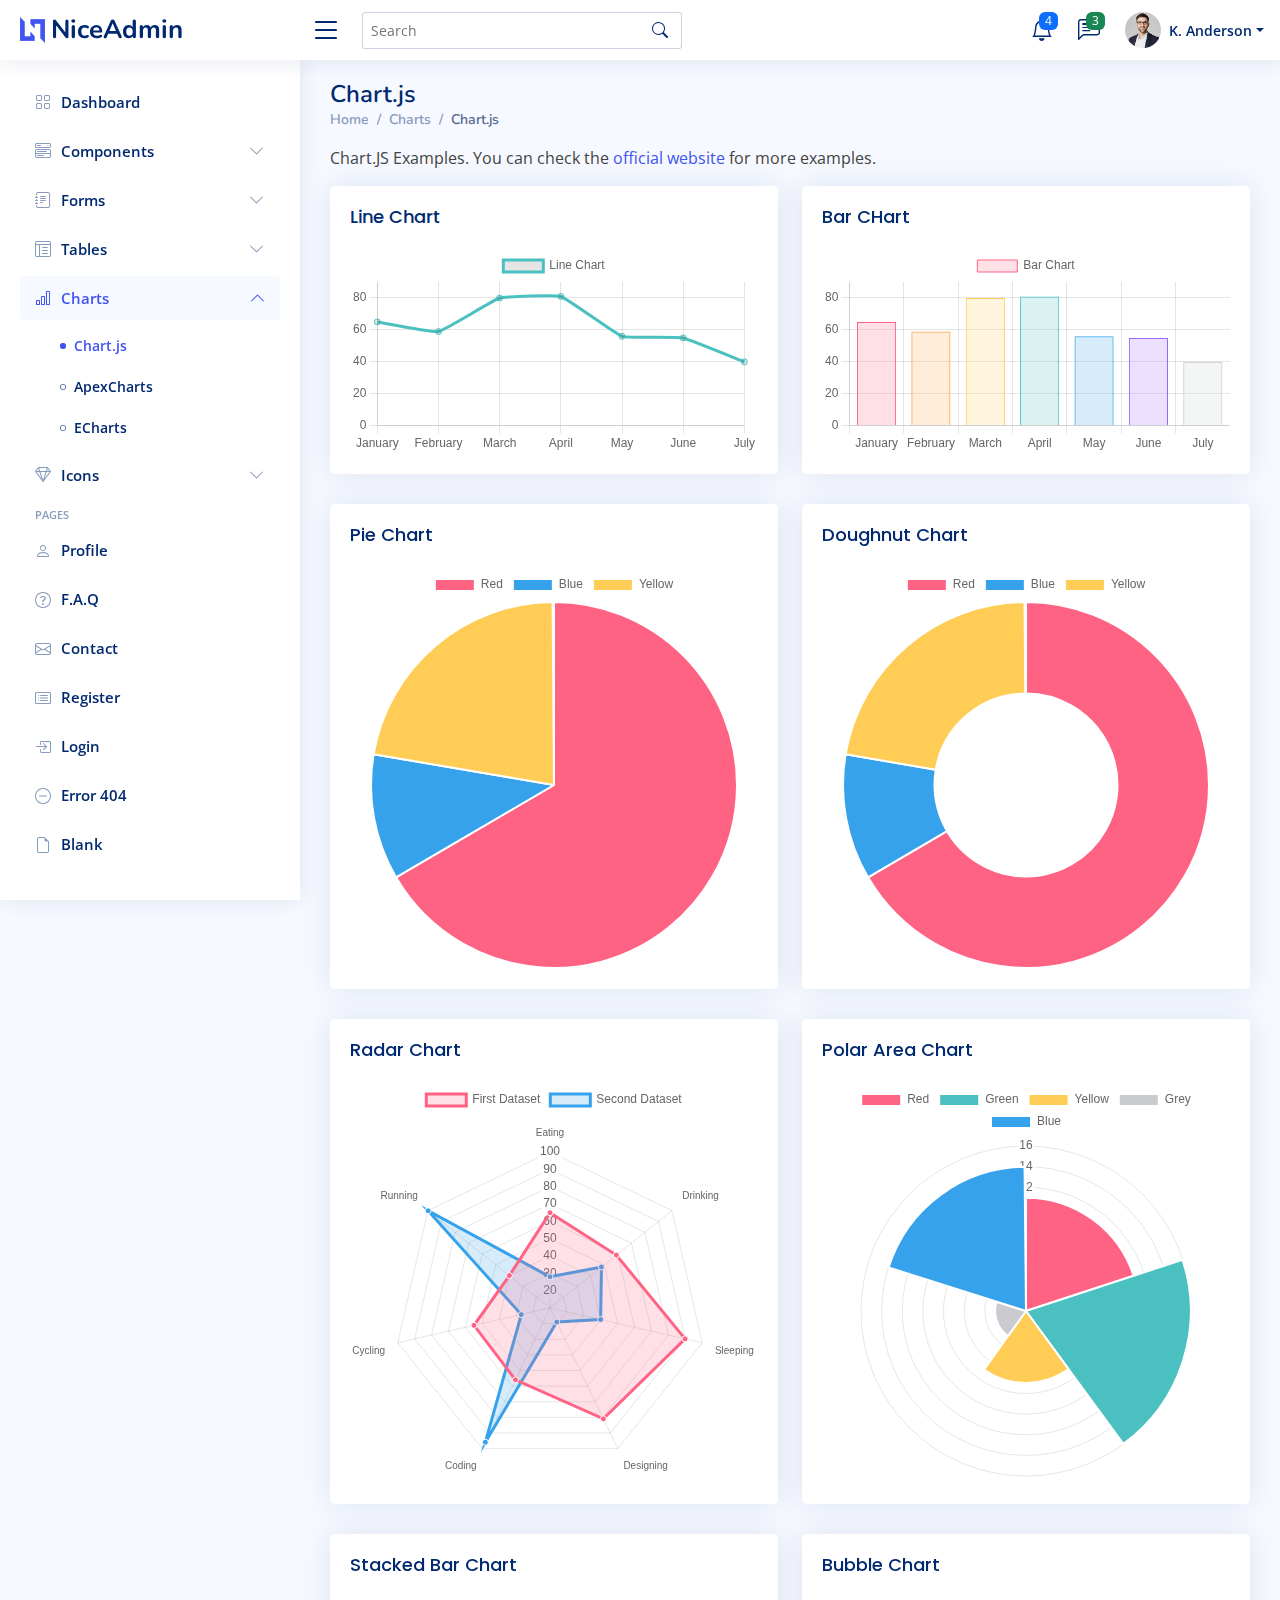
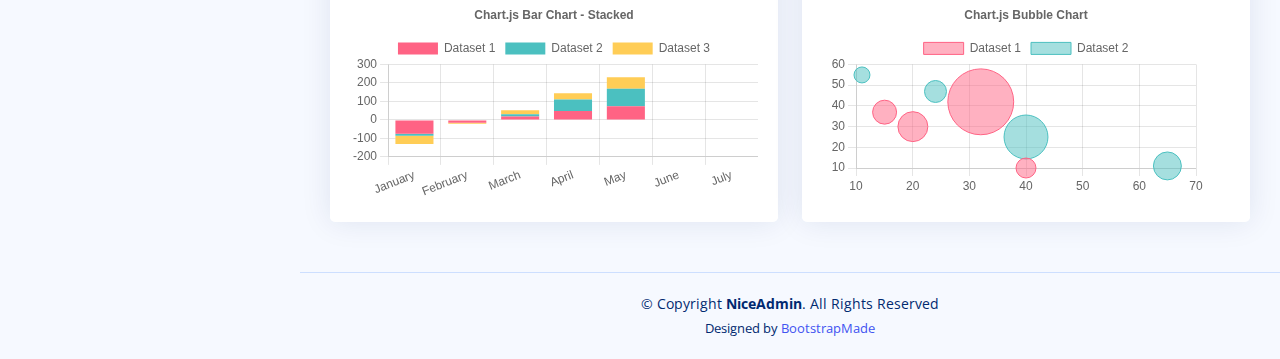
<file: admin/charts-chartjs.html>
<!DOCTYPE html>
<html lang="en">

<head>
  <meta charset="utf-8">
  <meta content="width=device-width, initial-scale=1.0" name="viewport">

  <title>Charts / Chart.js - NiceAdmin Bootstrap Template</title>
  <meta content="" name="description">
  <meta content="" name="keywords">

  <!-- Favicons -->
  <link href="assets/img/favicon.png" rel="icon">
  <link href="assets/img/apple-touch-icon.png" rel="apple-touch-icon">

  <!-- Google Fonts -->
  <link href="https://fonts.gstatic.com" rel="preconnect">
  <link href="https://fonts.googleapis.com/css?family=Open+Sans:300,300i,400,400i,600,600i,700,700i|Nunito:300,300i,400,400i,600,600i,700,700i|Poppins:300,300i,400,400i,500,500i,600,600i,700,700i" rel="stylesheet">

  <!-- Vendor CSS Files -->
  <link href="assets/vendor/bootstrap/css/bootstrap.min.css" rel="stylesheet">
  <link href="assets/vendor/bootstrap-icons/bootstrap-icons.css" rel="stylesheet">
  <link href="assets/vendor/boxicons/css/boxicons.min.css" rel="stylesheet">
  <link href="assets/vendor/quill/quill.snow.css" rel="stylesheet">
  <link href="assets/vendor/quill/quill.bubble.css" rel="stylesheet">
  <link href="assets/vendor/remixicon/remixicon.css" rel="stylesheet">
  <link href="assets/vendor/simple-datatables/style.css" rel="stylesheet">

  <!-- Template Main CSS File -->
  <link href="assets/css/style.css" rel="stylesheet">

  <!-- =======================================================
  * Template Name: NiceAdmin
  * Template URL: https://bootstrapmade.com/nice-admin-bootstrap-admin-html-template/
  * Updated: Mar 17 2024 with Bootstrap v5.3.3
  * Author: BootstrapMade.com
  * License: https://bootstrapmade.com/license/
  ======================================================== -->
</head>

<body>

  <!-- ======= Header ======= -->
  <header id="header" class="header fixed-top d-flex align-items-center">

    <div class="d-flex align-items-center justify-content-between">
      <a href="index.html" class="logo d-flex align-items-center">
        <img src="assets/img/logo.png" alt="">
        <span class="d-none d-lg-block">NiceAdmin</span>
      </a>
      <i class="bi bi-list toggle-sidebar-btn"></i>
    </div><!-- End Logo -->

    <div class="search-bar">
      <form class="search-form d-flex align-items-center" method="POST" action="#">
        <input type="text" name="query" placeholder="Search" title="Enter search keyword">
        <button type="submit" title="Search"><i class="bi bi-search"></i></button>
      </form>
    </div><!-- End Search Bar -->

    <nav class="header-nav ms-auto">
      <ul class="d-flex align-items-center">

        <li class="nav-item d-block d-lg-none">
          <a class="nav-link nav-icon search-bar-toggle " href="#">
            <i class="bi bi-search"></i>
          </a>
        </li><!-- End Search Icon-->

        <li class="nav-item dropdown">

          <a class="nav-link nav-icon" href="#" data-bs-toggle="dropdown">
            <i class="bi bi-bell"></i>
            <span class="badge bg-primary badge-number">4</span>
          </a><!-- End Notification Icon -->

          <ul class="dropdown-menu dropdown-menu-end dropdown-menu-arrow notifications">
            <li class="dropdown-header">
              You have 4 new notifications
              <a href="#"><span class="badge rounded-pill bg-primary p-2 ms-2">View all</span></a>
            </li>
            <li>
              <hr class="dropdown-divider">
            </li>

            <li class="notification-item">
              <i class="bi bi-exclamation-circle text-warning"></i>
              <div>
                <h4>Lorem Ipsum</h4>
                <p>Quae dolorem earum veritatis oditseno</p>
                <p>30 min. ago</p>
              </div>
            </li>

            <li>
              <hr class="dropdown-divider">
            </li>

            <li class="notification-item">
              <i class="bi bi-x-circle text-danger"></i>
              <div>
                <h4>Atque rerum nesciunt</h4>
                <p>Quae dolorem earum veritatis oditseno</p>
                <p>1 hr. ago</p>
              </div>
            </li>

            <li>
              <hr class="dropdown-divider">
            </li>

            <li class="notification-item">
              <i class="bi bi-check-circle text-success"></i>
              <div>
                <h4>Sit rerum fuga</h4>
                <p>Quae dolorem earum veritatis oditseno</p>
                <p>2 hrs. ago</p>
              </div>
            </li>

            <li>
              <hr class="dropdown-divider">
            </li>

            <li class="notification-item">
              <i class="bi bi-info-circle text-primary"></i>
              <div>
                <h4>Dicta reprehenderit</h4>
                <p>Quae dolorem earum veritatis oditseno</p>
                <p>4 hrs. ago</p>
              </div>
            </li>

            <li>
              <hr class="dropdown-divider">
            </li>
            <li class="dropdown-footer">
              <a href="#">Show all notifications</a>
            </li>

          </ul><!-- End Notification Dropdown Items -->

        </li><!-- End Notification Nav -->

        <li class="nav-item dropdown">

          <a class="nav-link nav-icon" href="#" data-bs-toggle="dropdown">
            <i class="bi bi-chat-left-text"></i>
            <span class="badge bg-success badge-number">3</span>
          </a><!-- End Messages Icon -->

          <ul class="dropdown-menu dropdown-menu-end dropdown-menu-arrow messages">
            <li class="dropdown-header">
              You have 3 new messages
              <a href="#"><span class="badge rounded-pill bg-primary p-2 ms-2">View all</span></a>
            </li>
            <li>
              <hr class="dropdown-divider">
            </li>

            <li class="message-item">
              <a href="#">
                <img src="assets/img/messages-1.jpg" alt="" class="rounded-circle">
                <div>
                  <h4>Maria Hudson</h4>
                  <p>Velit asperiores et ducimus soluta repudiandae labore officia est ut...</p>
                  <p>4 hrs. ago</p>
                </div>
              </a>
            </li>
            <li>
              <hr class="dropdown-divider">
            </li>

            <li class="message-item">
              <a href="#">
                <img src="assets/img/messages-2.jpg" alt="" class="rounded-circle">
                <div>
                  <h4>Anna Nelson</h4>
                  <p>Velit asperiores et ducimus soluta repudiandae labore officia est ut...</p>
                  <p>6 hrs. ago</p>
                </div>
              </a>
            </li>
            <li>
              <hr class="dropdown-divider">
            </li>

            <li class="message-item">
              <a href="#">
                <img src="assets/img/messages-3.jpg" alt="" class="rounded-circle">
                <div>
                  <h4>David Muldon</h4>
                  <p>Velit asperiores et ducimus soluta repudiandae labore officia est ut...</p>
                  <p>8 hrs. ago</p>
                </div>
              </a>
            </li>
            <li>
              <hr class="dropdown-divider">
            </li>

            <li class="dropdown-footer">
              <a href="#">Show all messages</a>
            </li>

          </ul><!-- End Messages Dropdown Items -->

        </li><!-- End Messages Nav -->

        <li class="nav-item dropdown pe-3">

          <a class="nav-link nav-profile d-flex align-items-center pe-0" href="#" data-bs-toggle="dropdown">
            <img src="assets/img/profile-img.jpg" alt="Profile" class="rounded-circle">
            <span class="d-none d-md-block dropdown-toggle ps-2">K. Anderson</span>
          </a><!-- End Profile Iamge Icon -->

          <ul class="dropdown-menu dropdown-menu-end dropdown-menu-arrow profile">
            <li class="dropdown-header">
              <h6>Kevin Anderson</h6>
              <span>Web Designer</span>
            </li>
            <li>
              <hr class="dropdown-divider">
            </li>

            <li>
              <a class="dropdown-item d-flex align-items-center" href="users-profile.html">
                <i class="bi bi-person"></i>
                <span>My Profile</span>
              </a>
            </li>
            <li>
              <hr class="dropdown-divider">
            </li>

            <li>
              <a class="dropdown-item d-flex align-items-center" href="users-profile.html">
                <i class="bi bi-gear"></i>
                <span>Account Settings</span>
              </a>
            </li>
            <li>
              <hr class="dropdown-divider">
            </li>

            <li>
              <a class="dropdown-item d-flex align-items-center" href="pages-faq.html">
                <i class="bi bi-question-circle"></i>
                <span>Need Help?</span>
              </a>
            </li>
            <li>
              <hr class="dropdown-divider">
            </li>

            <li>
              <a class="dropdown-item d-flex align-items-center" href="#">
                <i class="bi bi-box-arrow-right"></i>
                <span>Sign Out</span>
              </a>
            </li>

          </ul><!-- End Profile Dropdown Items -->
        </li><!-- End Profile Nav -->

      </ul>
    </nav><!-- End Icons Navigation -->

  </header><!-- End Header -->

  <!-- ======= Sidebar ======= -->
  <aside id="sidebar" class="sidebar">

    <ul class="sidebar-nav" id="sidebar-nav">

      <li class="nav-item">
        <a class="nav-link collapsed" href="index.html">
          <i class="bi bi-grid"></i>
          <span>Dashboard</span>
        </a>
      </li><!-- End Dashboard Nav -->

      <li class="nav-item">
        <a class="nav-link collapsed" data-bs-target="#components-nav" data-bs-toggle="collapse" href="#">
          <i class="bi bi-menu-button-wide"></i><span>Components</span><i class="bi bi-chevron-down ms-auto"></i>
        </a>
        <ul id="components-nav" class="nav-content collapse " data-bs-parent="#sidebar-nav">
          <li>
            <a href="components-alerts.html">
              <i class="bi bi-circle"></i><span>Alerts</span>
            </a>
          </li>
          <li>
            <a href="components-accordion.html">
              <i class="bi bi-circle"></i><span>Accordion</span>
            </a>
          </li>
          <li>
            <a href="components-badges.html">
              <i class="bi bi-circle"></i><span>Badges</span>
            </a>
          </li>
          <li>
            <a href="components-breadcrumbs.html">
              <i class="bi bi-circle"></i><span>Breadcrumbs</span>
            </a>
          </li>
          <li>
            <a href="components-buttons.html">
              <i class="bi bi-circle"></i><span>Buttons</span>
            </a>
          </li>
          <li>
            <a href="components-cards.html">
              <i class="bi bi-circle"></i><span>Cards</span>
            </a>
          </li>
          <li>
            <a href="components-carousel.html">
              <i class="bi bi-circle"></i><span>Carousel</span>
            </a>
          </li>
          <li>
            <a href="components-list-group.html">
              <i class="bi bi-circle"></i><span>List group</span>
            </a>
          </li>
          <li>
            <a href="components-modal.html">
              <i class="bi bi-circle"></i><span>Modal</span>
            </a>
          </li>
          <li>
            <a href="components-tabs.html">
              <i class="bi bi-circle"></i><span>Tabs</span>
            </a>
          </li>
          <li>
            <a href="components-pagination.html">
              <i class="bi bi-circle"></i><span>Pagination</span>
            </a>
          </li>
          <li>
            <a href="components-progress.html">
              <i class="bi bi-circle"></i><span>Progress</span>
            </a>
          </li>
          <li>
            <a href="components-spinners.html">
              <i class="bi bi-circle"></i><span>Spinners</span>
            </a>
          </li>
          <li>
            <a href="components-tooltips.html">
              <i class="bi bi-circle"></i><span>Tooltips</span>
            </a>
          </li>
        </ul>
      </li><!-- End Components Nav -->

      <li class="nav-item">
        <a class="nav-link collapsed" data-bs-target="#forms-nav" data-bs-toggle="collapse" href="#">
          <i class="bi bi-journal-text"></i><span>Forms</span><i class="bi bi-chevron-down ms-auto"></i>
        </a>
        <ul id="forms-nav" class="nav-content collapse " data-bs-parent="#sidebar-nav">
          <li>
            <a href="forms-elements.html">
              <i class="bi bi-circle"></i><span>Form Elements</span>
            </a>
          </li>
          <li>
            <a href="forms-layouts.html">
              <i class="bi bi-circle"></i><span>Form Layouts</span>
            </a>
          </li>
          <li>
            <a href="forms-editors.html">
              <i class="bi bi-circle"></i><span>Form Editors</span>
            </a>
          </li>
          <li>
            <a href="forms-validation.html">
              <i class="bi bi-circle"></i><span>Form Validation</span>
            </a>
          </li>
        </ul>
      </li><!-- End Forms Nav -->

      <li class="nav-item">
        <a class="nav-link collapsed" data-bs-target="#tables-nav" data-bs-toggle="collapse" href="#">
          <i class="bi bi-layout-text-window-reverse"></i><span>Tables</span><i class="bi bi-chevron-down ms-auto"></i>
        </a>
        <ul id="tables-nav" class="nav-content collapse " data-bs-parent="#sidebar-nav">
          <li>
            <a href="tables-general.html">
              <i class="bi bi-circle"></i><span>General Tables</span>
            </a>
          </li>
          <li>
            <a href="tables-data.html">
              <i class="bi bi-circle"></i><span>Data Tables</span>
            </a>
          </li>
        </ul>
      </li><!-- End Tables Nav -->

      <li class="nav-item">
        <a class="nav-link " data-bs-target="#charts-nav" data-bs-toggle="collapse" href="#">
          <i class="bi bi-bar-chart"></i><span>Charts</span><i class="bi bi-chevron-down ms-auto"></i>
        </a>
        <ul id="charts-nav" class="nav-content collapse show" data-bs-parent="#sidebar-nav">
          <li>
            <a href="charts-chartjs.html" class="active">
              <i class="bi bi-circle"></i><span>Chart.js</span>
            </a>
          </li>
          <li>
            <a href="charts-apexcharts.html">
              <i class="bi bi-circle"></i><span>ApexCharts</span>
            </a>
          </li>
          <li>
            <a href="charts-echarts.html">
              <i class="bi bi-circle"></i><span>ECharts</span>
            </a>
          </li>
        </ul>
      </li><!-- End Charts Nav -->

      <li class="nav-item">
        <a class="nav-link collapsed" data-bs-target="#icons-nav" data-bs-toggle="collapse" href="#">
          <i class="bi bi-gem"></i><span>Icons</span><i class="bi bi-chevron-down ms-auto"></i>
        </a>
        <ul id="icons-nav" class="nav-content collapse " data-bs-parent="#sidebar-nav">
          <li>
            <a href="icons-bootstrap.html">
              <i class="bi bi-circle"></i><span>Bootstrap Icons</span>
            </a>
          </li>
          <li>
            <a href="icons-remix.html">
              <i class="bi bi-circle"></i><span>Remix Icons</span>
            </a>
          </li>
          <li>
            <a href="icons-boxicons.html">
              <i class="bi bi-circle"></i><span>Boxicons</span>
            </a>
          </li>
        </ul>
      </li><!-- End Icons Nav -->

      <li class="nav-heading">Pages</li>

      <li class="nav-item">
        <a class="nav-link collapsed" href="users-profile.html">
          <i class="bi bi-person"></i>
          <span>Profile</span>
        </a>
      </li><!-- End Profile Page Nav -->

      <li class="nav-item">
        <a class="nav-link collapsed" href="pages-faq.html">
          <i class="bi bi-question-circle"></i>
          <span>F.A.Q</span>
        </a>
      </li><!-- End F.A.Q Page Nav -->

      <li class="nav-item">
        <a class="nav-link collapsed" href="pages-contact.html">
          <i class="bi bi-envelope"></i>
          <span>Contact</span>
        </a>
      </li><!-- End Contact Page Nav -->

      <li class="nav-item">
        <a class="nav-link collapsed" href="pages-register.html">
          <i class="bi bi-card-list"></i>
          <span>Register</span>
        </a>
      </li><!-- End Register Page Nav -->

      <li class="nav-item">
        <a class="nav-link collapsed" href="pages-login.html">
          <i class="bi bi-box-arrow-in-right"></i>
          <span>Login</span>
        </a>
      </li><!-- End Login Page Nav -->

      <li class="nav-item">
        <a class="nav-link collapsed" href="pages-error-404.html">
          <i class="bi bi-dash-circle"></i>
          <span>Error 404</span>
        </a>
      </li><!-- End Error 404 Page Nav -->

      <li class="nav-item">
        <a class="nav-link collapsed" href="pages-blank.html">
          <i class="bi bi-file-earmark"></i>
          <span>Blank</span>
        </a>
      </li><!-- End Blank Page Nav -->

    </ul>

  </aside><!-- End Sidebar-->

  <main id="main" class="main">

    <div class="pagetitle">
      <h1>Chart.js</h1>
      <nav>
        <ol class="breadcrumb">
          <li class="breadcrumb-item"><a href="index.html">Home</a></li>
          <li class="breadcrumb-item">Charts</li>
          <li class="breadcrumb-item active">Chart.js</li>
        </ol>
      </nav>
    </div><!-- End Page Title -->

    <p>Chart.JS Examples. You can check the <a href="https://www.chartjs.org/docs/latest/samples/" target="_blank">official website</a> for more examples.</p>

    <section class="section">
      <div class="row">

        <div class="col-lg-6">
          <div class="card">
            <div class="card-body">
              <h5 class="card-title">Line Chart</h5>

              <!-- Line Chart -->
              <canvas id="lineChart" style="max-height: 400px;"></canvas>
              <script>
                document.addEventListener("DOMContentLoaded", () => {
                  new Chart(document.querySelector('#lineChart'), {
                    type: 'line',
                    data: {
                      labels: ['January', 'February', 'March', 'April', 'May', 'June', 'July'],
                      datasets: [{
                        label: 'Line Chart',
                        data: [65, 59, 80, 81, 56, 55, 40],
                        fill: false,
                        borderColor: 'rgb(75, 192, 192)',
                        tension: 0.1
                      }]
                    },
                    options: {
                      scales: {
                        y: {
                          beginAtZero: true
                        }
                      }
                    }
                  });
                });
              </script>
              <!-- End Line CHart -->

            </div>
          </div>
        </div>

        <div class="col-lg-6">
          <div class="card">
            <div class="card-body">
              <h5 class="card-title">Bar CHart</h5>

              <!-- Bar Chart -->
              <canvas id="barChart" style="max-height: 400px;"></canvas>
              <script>
                document.addEventListener("DOMContentLoaded", () => {
                  new Chart(document.querySelector('#barChart'), {
                    type: 'bar',
                    data: {
                      labels: ['January', 'February', 'March', 'April', 'May', 'June', 'July'],
                      datasets: [{
                        label: 'Bar Chart',
                        data: [65, 59, 80, 81, 56, 55, 40],
                        backgroundColor: [
                          'rgba(255, 99, 132, 0.2)',
                          'rgba(255, 159, 64, 0.2)',
                          'rgba(255, 205, 86, 0.2)',
                          'rgba(75, 192, 192, 0.2)',
                          'rgba(54, 162, 235, 0.2)',
                          'rgba(153, 102, 255, 0.2)',
                          'rgba(201, 203, 207, 0.2)'
                        ],
                        borderColor: [
                          'rgb(255, 99, 132)',
                          'rgb(255, 159, 64)',
                          'rgb(255, 205, 86)',
                          'rgb(75, 192, 192)',
                          'rgb(54, 162, 235)',
                          'rgb(153, 102, 255)',
                          'rgb(201, 203, 207)'
                        ],
                        borderWidth: 1
                      }]
                    },
                    options: {
                      scales: {
                        y: {
                          beginAtZero: true
                        }
                      }
                    }
                  });
                });
              </script>
              <!-- End Bar CHart -->

            </div>
          </div>
        </div>

        <div class="col-lg-6">
          <div class="card">
            <div class="card-body">
              <h5 class="card-title">Pie Chart</h5>

              <!-- Pie Chart -->
              <canvas id="pieChart" style="max-height: 400px;"></canvas>
              <script>
                document.addEventListener("DOMContentLoaded", () => {
                  new Chart(document.querySelector('#pieChart'), {
                    type: 'pie',
                    data: {
                      labels: [
                        'Red',
                        'Blue',
                        'Yellow'
                      ],
                      datasets: [{
                        label: 'My First Dataset',
                        data: [300, 50, 100],
                        backgroundColor: [
                          'rgb(255, 99, 132)',
                          'rgb(54, 162, 235)',
                          'rgb(255, 205, 86)'
                        ],
                        hoverOffset: 4
                      }]
                    }
                  });
                });
              </script>
              <!-- End Pie CHart -->

            </div>
          </div>
        </div>

        <div class="col-lg-6">
          <div class="card">
            <div class="card-body">
              <h5 class="card-title">Doughnut Chart</h5>

              <!-- Doughnut Chart -->
              <canvas id="doughnutChart" style="max-height: 400px;"></canvas>
              <script>
                document.addEventListener("DOMContentLoaded", () => {
                  new Chart(document.querySelector('#doughnutChart'), {
                    type: 'doughnut',
                    data: {
                      labels: [
                        'Red',
                        'Blue',
                        'Yellow'
                      ],
                      datasets: [{
                        label: 'My First Dataset',
                        data: [300, 50, 100],
                        backgroundColor: [
                          'rgb(255, 99, 132)',
                          'rgb(54, 162, 235)',
                          'rgb(255, 205, 86)'
                        ],
                        hoverOffset: 4
                      }]
                    }
                  });
                });
              </script>
              <!-- End Doughnut CHart -->

            </div>
          </div>
        </div>

        <div class="col-lg-6">
          <div class="card">
            <div class="card-body">
              <h5 class="card-title">Radar Chart</h5>

              <!-- Radar Chart -->
              <canvas id="radarChart" style="max-height: 400px;"></canvas>
              <script>
                document.addEventListener("DOMContentLoaded", () => {
                  new Chart(document.querySelector('#radarChart'), {
                    type: 'radar',
                    data: {
                      labels: [
                        'Eating',
                        'Drinking',
                        'Sleeping',
                        'Designing',
                        'Coding',
                        'Cycling',
                        'Running'
                      ],
                      datasets: [{
                        label: 'First Dataset',
                        data: [65, 59, 90, 81, 56, 55, 40],
                        fill: true,
                        backgroundColor: 'rgba(255, 99, 132, 0.2)',
                        borderColor: 'rgb(255, 99, 132)',
                        pointBackgroundColor: 'rgb(255, 99, 132)',
                        pointBorderColor: '#fff',
                        pointHoverBackgroundColor: '#fff',
                        pointHoverBorderColor: 'rgb(255, 99, 132)'
                      }, {
                        label: 'Second Dataset',
                        data: [28, 48, 40, 19, 96, 27, 100],
                        fill: true,
                        backgroundColor: 'rgba(54, 162, 235, 0.2)',
                        borderColor: 'rgb(54, 162, 235)',
                        pointBackgroundColor: 'rgb(54, 162, 235)',
                        pointBorderColor: '#fff',
                        pointHoverBackgroundColor: '#fff',
                        pointHoverBorderColor: 'rgb(54, 162, 235)'
                      }]
                    },
                    options: {
                      elements: {
                        line: {
                          borderWidth: 3
                        }
                      }
                    }
                  });
                });
              </script>
              <!-- End Radar CHart -->

            </div>
          </div>
        </div>

        <div class="col-lg-6">
          <div class="card">
            <div class="card-body">
              <h5 class="card-title">Polar Area Chart</h5>

              <!-- Polar Area Chart -->
              <canvas id="polarAreaChart" style="max-height: 400px;"></canvas>
              <script>
                document.addEventListener("DOMContentLoaded", () => {
                  new Chart(document.querySelector('#polarAreaChart'), {
                    type: 'polarArea',
                    data: {
                      labels: [
                        'Red',
                        'Green',
                        'Yellow',
                        'Grey',
                        'Blue'
                      ],
                      datasets: [{
                        label: 'My First Dataset',
                        data: [11, 16, 7, 3, 14],
                        backgroundColor: [
                          'rgb(255, 99, 132)',
                          'rgb(75, 192, 192)',
                          'rgb(255, 205, 86)',
                          'rgb(201, 203, 207)',
                          'rgb(54, 162, 235)'
                        ]
                      }]
                    }
                  });
                });
              </script>
              <!-- End Polar Area Chart -->

            </div>
          </div>
        </div>

        <div class="col-lg-6">
          <div class="card">
            <div class="card-body">
              <h5 class="card-title">Stacked Bar Chart</h5>

              <!-- Stacked Bar Chart -->
              <canvas id="stakedBarChart" style="max-height: 400px;"></canvas>
              <script>
                document.addEventListener("DOMContentLoaded", () => {
                  new Chart(document.querySelector('#stakedBarChart'), {
                    type: 'bar',
                    data: {
                      labels: ['January', 'February', 'March', 'April', 'May', 'June', 'July'],
                      datasets: [{
                          label: 'Dataset 1',
                          data: [-75, -15, 18, 48, 74],
                          backgroundColor: 'rgb(255, 99, 132)',
                        },
                        {
                          label: 'Dataset 2',
                          data: [-11, -1, 12, 62, 95],
                          backgroundColor: 'rgb(75, 192, 192)',
                        },
                        {
                          label: 'Dataset 3',
                          data: [-44, -5, 22, 35, 62],
                          backgroundColor: 'rgb(255, 205, 86)',
                        },
                      ]
                    },
                    options: {
                      plugins: {
                        title: {
                          display: true,
                          text: 'Chart.js Bar Chart - Stacked'
                        },
                      },
                      responsive: true,
                      scales: {
                        x: {
                          stacked: true,
                        },
                        y: {
                          stacked: true
                        }
                      }
                    }
                  });
                });
              </script>
              <!-- End Stacked Bar Chart -->

            </div>
          </div>
        </div>

        <div class="col-lg-6">
          <div class="card">
            <div class="card-body">
              <h5 class="card-title">Bubble Chart</h5>

              <!-- Bubble Chart -->
              <canvas id="bubbleChart" style="max-height: 400px;"></canvas>
              <script>
                document.addEventListener("DOMContentLoaded", () => {
                  new Chart(document.querySelector('#bubbleChart'), {
                    type: 'bubble',
                    data: {
                      labels: ['January', 'February', 'March', 'April', 'May', 'June', 'July'],
                      datasets: [{
                          label: 'Dataset 1',
                          data: [{
                              x: 20,
                              y: 30,
                              r: 15
                            },
                            {
                              x: 40,
                              y: 10,
                              r: 10
                            },
                            {
                              x: 15,
                              y: 37,
                              r: 12
                            },
                            {
                              x: 32,
                              y: 42,
                              r: 33
                            }
                          ],
                          borderColor: 'rgb(255, 99, 132)',
                          backgroundColor: 'rgba(255, 99, 132, 0.5)'
                        },
                        {
                          label: 'Dataset 2',
                          data: [{
                              x: 40,
                              y: 25,
                              r: 22
                            },
                            {
                              x: 24,
                              y: 47,
                              r: 11
                            },
                            {
                              x: 65,
                              y: 11,
                              r: 14
                            },
                            {
                              x: 11,
                              y: 55,
                              r: 8
                            }
                          ],
                          borderColor: 'rgb(75, 192, 192)',
                          backgroundColor: 'rgba(75, 192, 192, 0.5)'
                        }
                      ]
                    },
                    options: {
                      responsive: true,
                      plugins: {
                        legend: {
                          position: 'top',
                        },
                        title: {
                          display: true,
                          text: 'Chart.js Bubble Chart'
                        }
                      }
                    }
                  });
                });
              </script>
              <!-- End Bubble Chart -->

            </div>
          </div>
        </div>

      </div>
    </section>

  </main><!-- End #main -->

  <!-- ======= Footer ======= -->
  <footer id="footer" class="footer">
    <div class="copyright">
      &copy; Copyright <strong><span>NiceAdmin</span></strong>. All Rights Reserved
    </div>
    <div class="credits">
      <!-- All the links in the footer should remain intact. -->
      <!-- You can delete the links only if you purchased the pro version. -->
      <!-- Licensing information: https://bootstrapmade.com/license/ -->
      <!-- Purchase the pro version with working PHP/AJAX contact form: https://bootstrapmade.com/nice-admin-bootstrap-admin-html-template/ -->
      Designed by <a href="https://bootstrapmade.com/">BootstrapMade</a>
    </div>
  </footer><!-- End Footer -->

  <a href="#" class="back-to-top d-flex align-items-center justify-content-center"><i class="bi bi-arrow-up-short"></i></a>

  <!-- Vendor JS Files -->
  <script src="assets/vendor/apexcharts/apexcharts.min.js"></script>
  <script src="assets/vendor/bootstrap/js/bootstrap.bundle.min.js"></script>
  <script src="assets/vendor/chart.js/chart.umd.js"></script>
  <script src="assets/vendor/echarts/echarts.min.js"></script>
  <script src="assets/vendor/quill/quill.min.js"></script>
  <script src="assets/vendor/simple-datatables/simple-datatables.js"></script>
  <script src="assets/vendor/tinymce/tinymce.min.js"></script>
  <script src="assets/vendor/php-email-form/validate.js"></script>

  <!-- Template Main JS File -->
  <script src="assets/js/main.js"></script>

</body>

</html>
</file>
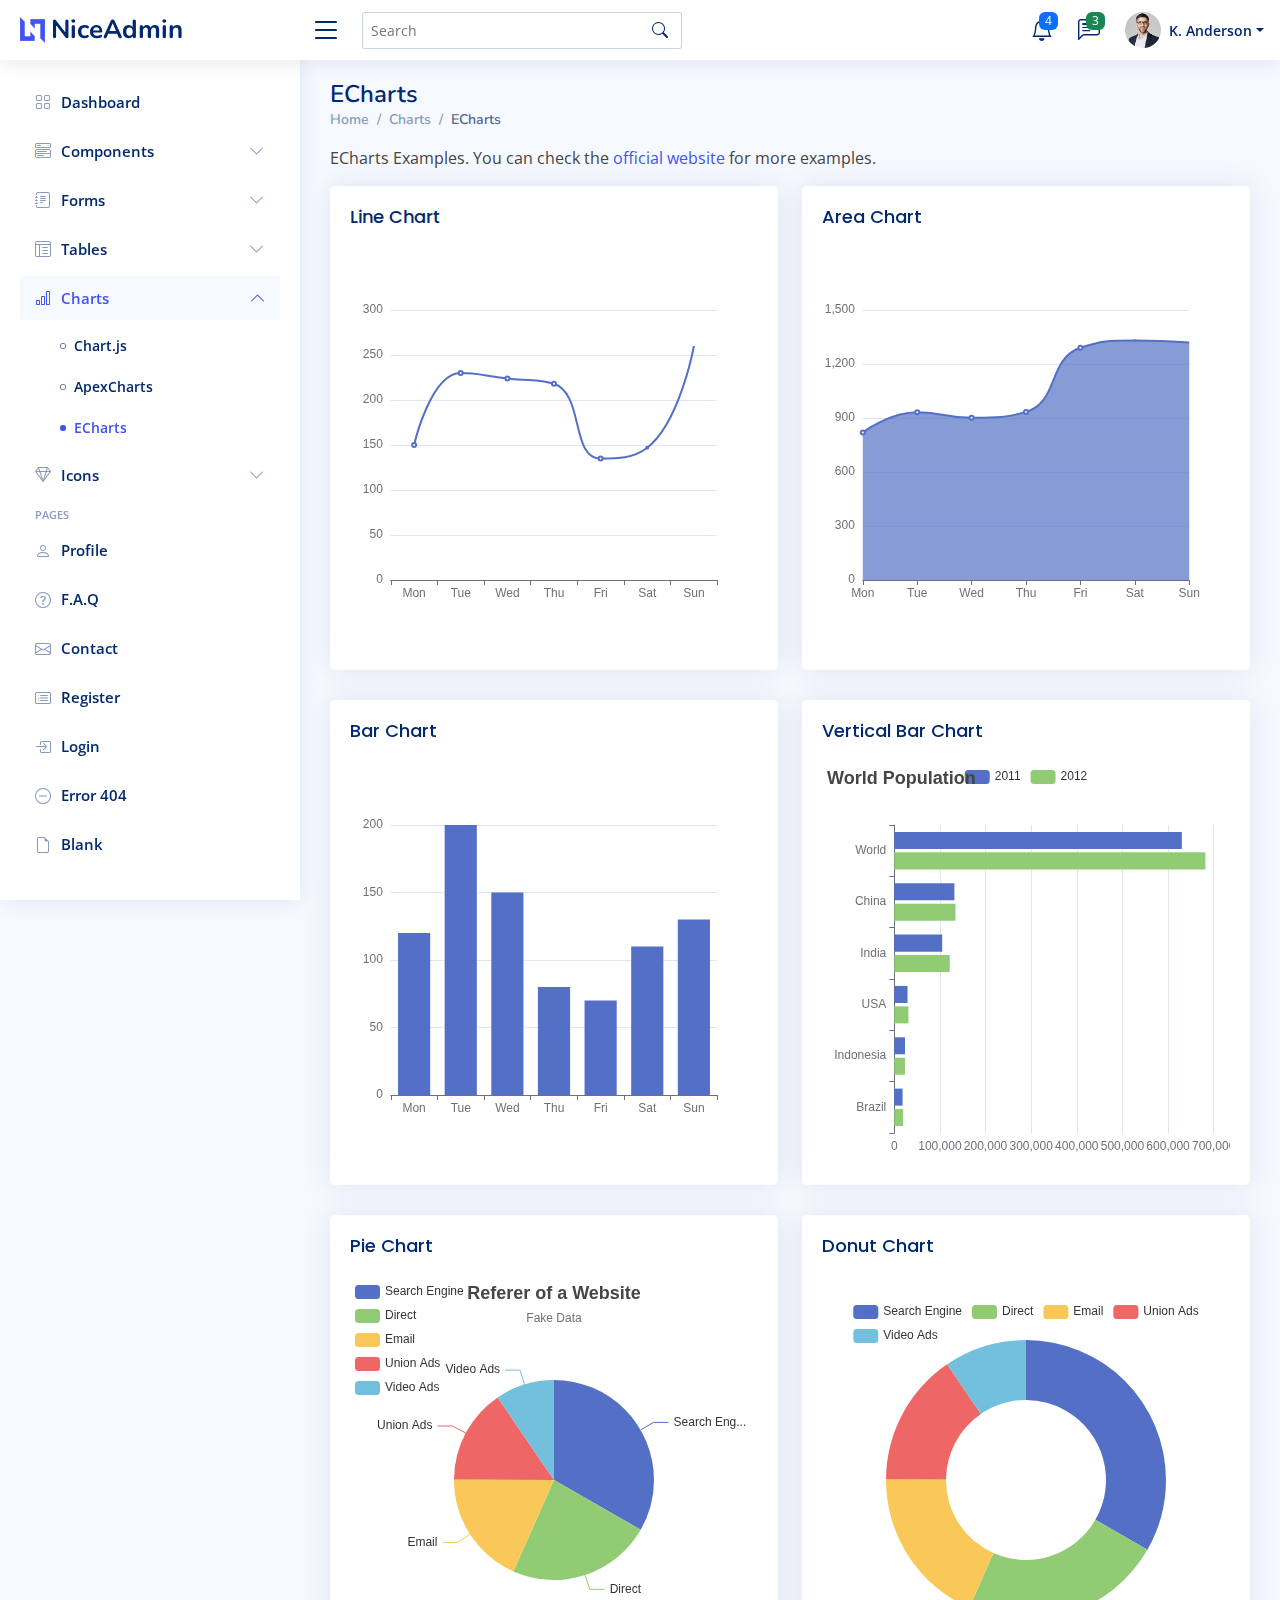
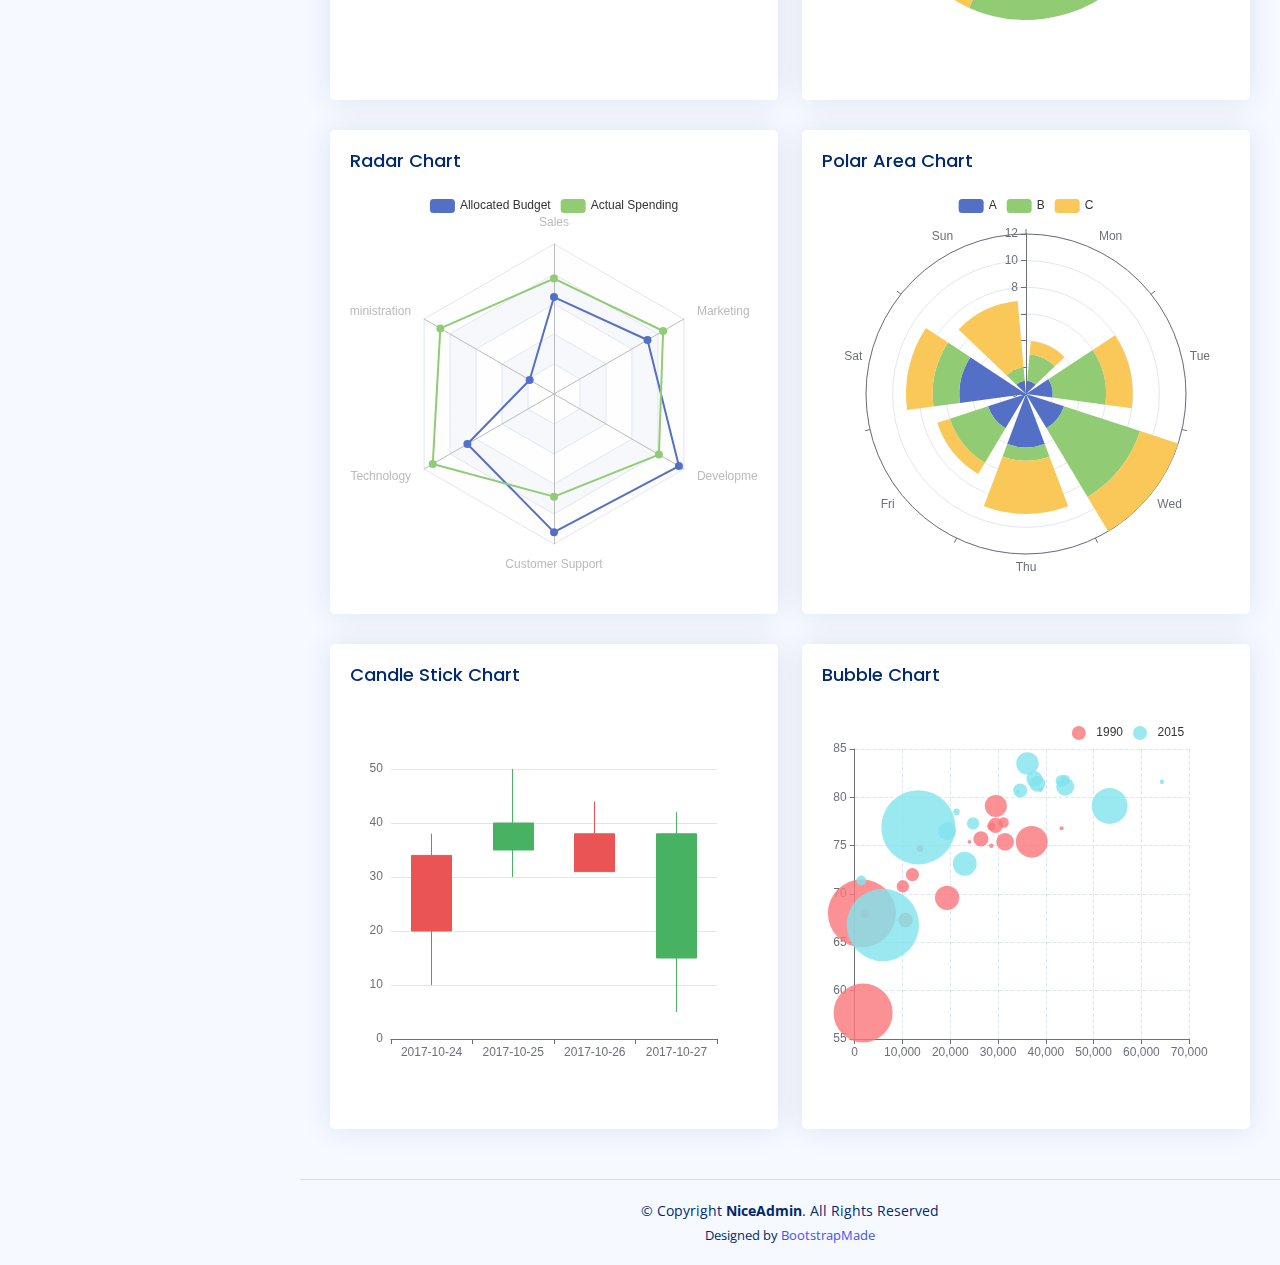
<file: admin/charts-echarts.html>
<!DOCTYPE html>
<html lang="en">

<head>
  <meta charset="utf-8">
  <meta content="width=device-width, initial-scale=1.0" name="viewport">

  <title>Charts / ECharts - NiceAdmin Bootstrap Template</title>
  <meta content="" name="description">
  <meta content="" name="keywords">

  <!-- Favicons -->
  <link href="assets/img/favicon.png" rel="icon">
  <link href="assets/img/apple-touch-icon.png" rel="apple-touch-icon">

  <!-- Google Fonts -->
  <link href="https://fonts.gstatic.com" rel="preconnect">
  <link href="https://fonts.googleapis.com/css?family=Open+Sans:300,300i,400,400i,600,600i,700,700i|Nunito:300,300i,400,400i,600,600i,700,700i|Poppins:300,300i,400,400i,500,500i,600,600i,700,700i" rel="stylesheet">

  <!-- Vendor CSS Files -->
  <link href="assets/vendor/bootstrap/css/bootstrap.min.css" rel="stylesheet">
  <link href="assets/vendor/bootstrap-icons/bootstrap-icons.css" rel="stylesheet">
  <link href="assets/vendor/boxicons/css/boxicons.min.css" rel="stylesheet">
  <link href="assets/vendor/quill/quill.snow.css" rel="stylesheet">
  <link href="assets/vendor/quill/quill.bubble.css" rel="stylesheet">
  <link href="assets/vendor/remixicon/remixicon.css" rel="stylesheet">
  <link href="assets/vendor/simple-datatables/style.css" rel="stylesheet">

  <!-- Template Main CSS File -->
  <link href="assets/css/style.css" rel="stylesheet">

  <!-- =======================================================
  * Template Name: NiceAdmin
  * Template URL: https://bootstrapmade.com/nice-admin-bootstrap-admin-html-template/
  * Updated: Mar 17 2024 with Bootstrap v5.3.3
  * Author: BootstrapMade.com
  * License: https://bootstrapmade.com/license/
  ======================================================== -->
</head>

<body>

  <!-- ======= Header ======= -->
  <header id="header" class="header fixed-top d-flex align-items-center">

    <div class="d-flex align-items-center justify-content-between">
      <a href="index.html" class="logo d-flex align-items-center">
        <img src="assets/img/logo.png" alt="">
        <span class="d-none d-lg-block">NiceAdmin</span>
      </a>
      <i class="bi bi-list toggle-sidebar-btn"></i>
    </div><!-- End Logo -->

    <div class="search-bar">
      <form class="search-form d-flex align-items-center" method="POST" action="#">
        <input type="text" name="query" placeholder="Search" title="Enter search keyword">
        <button type="submit" title="Search"><i class="bi bi-search"></i></button>
      </form>
    </div><!-- End Search Bar -->

    <nav class="header-nav ms-auto">
      <ul class="d-flex align-items-center">

        <li class="nav-item d-block d-lg-none">
          <a class="nav-link nav-icon search-bar-toggle " href="#">
            <i class="bi bi-search"></i>
          </a>
        </li><!-- End Search Icon-->

        <li class="nav-item dropdown">

          <a class="nav-link nav-icon" href="#" data-bs-toggle="dropdown">
            <i class="bi bi-bell"></i>
            <span class="badge bg-primary badge-number">4</span>
          </a><!-- End Notification Icon -->

          <ul class="dropdown-menu dropdown-menu-end dropdown-menu-arrow notifications">
            <li class="dropdown-header">
              You have 4 new notifications
              <a href="#"><span class="badge rounded-pill bg-primary p-2 ms-2">View all</span></a>
            </li>
            <li>
              <hr class="dropdown-divider">
            </li>

            <li class="notification-item">
              <i class="bi bi-exclamation-circle text-warning"></i>
              <div>
                <h4>Lorem Ipsum</h4>
                <p>Quae dolorem earum veritatis oditseno</p>
                <p>30 min. ago</p>
              </div>
            </li>

            <li>
              <hr class="dropdown-divider">
            </li>

            <li class="notification-item">
              <i class="bi bi-x-circle text-danger"></i>
              <div>
                <h4>Atque rerum nesciunt</h4>
                <p>Quae dolorem earum veritatis oditseno</p>
                <p>1 hr. ago</p>
              </div>
            </li>

            <li>
              <hr class="dropdown-divider">
            </li>

            <li class="notification-item">
              <i class="bi bi-check-circle text-success"></i>
              <div>
                <h4>Sit rerum fuga</h4>
                <p>Quae dolorem earum veritatis oditseno</p>
                <p>2 hrs. ago</p>
              </div>
            </li>

            <li>
              <hr class="dropdown-divider">
            </li>

            <li class="notification-item">
              <i class="bi bi-info-circle text-primary"></i>
              <div>
                <h4>Dicta reprehenderit</h4>
                <p>Quae dolorem earum veritatis oditseno</p>
                <p>4 hrs. ago</p>
              </div>
            </li>

            <li>
              <hr class="dropdown-divider">
            </li>
            <li class="dropdown-footer">
              <a href="#">Show all notifications</a>
            </li>

          </ul><!-- End Notification Dropdown Items -->

        </li><!-- End Notification Nav -->

        <li class="nav-item dropdown">

          <a class="nav-link nav-icon" href="#" data-bs-toggle="dropdown">
            <i class="bi bi-chat-left-text"></i>
            <span class="badge bg-success badge-number">3</span>
          </a><!-- End Messages Icon -->

          <ul class="dropdown-menu dropdown-menu-end dropdown-menu-arrow messages">
            <li class="dropdown-header">
              You have 3 new messages
              <a href="#"><span class="badge rounded-pill bg-primary p-2 ms-2">View all</span></a>
            </li>
            <li>
              <hr class="dropdown-divider">
            </li>

            <li class="message-item">
              <a href="#">
                <img src="assets/img/messages-1.jpg" alt="" class="rounded-circle">
                <div>
                  <h4>Maria Hudson</h4>
                  <p>Velit asperiores et ducimus soluta repudiandae labore officia est ut...</p>
                  <p>4 hrs. ago</p>
                </div>
              </a>
            </li>
            <li>
              <hr class="dropdown-divider">
            </li>

            <li class="message-item">
              <a href="#">
                <img src="assets/img/messages-2.jpg" alt="" class="rounded-circle">
                <div>
                  <h4>Anna Nelson</h4>
                  <p>Velit asperiores et ducimus soluta repudiandae labore officia est ut...</p>
                  <p>6 hrs. ago</p>
                </div>
              </a>
            </li>
            <li>
              <hr class="dropdown-divider">
            </li>

            <li class="message-item">
              <a href="#">
                <img src="assets/img/messages-3.jpg" alt="" class="rounded-circle">
                <div>
                  <h4>David Muldon</h4>
                  <p>Velit asperiores et ducimus soluta repudiandae labore officia est ut...</p>
                  <p>8 hrs. ago</p>
                </div>
              </a>
            </li>
            <li>
              <hr class="dropdown-divider">
            </li>

            <li class="dropdown-footer">
              <a href="#">Show all messages</a>
            </li>

          </ul><!-- End Messages Dropdown Items -->

        </li><!-- End Messages Nav -->

        <li class="nav-item dropdown pe-3">

          <a class="nav-link nav-profile d-flex align-items-center pe-0" href="#" data-bs-toggle="dropdown">
            <img src="assets/img/profile-img.jpg" alt="Profile" class="rounded-circle">
            <span class="d-none d-md-block dropdown-toggle ps-2">K. Anderson</span>
          </a><!-- End Profile Iamge Icon -->

          <ul class="dropdown-menu dropdown-menu-end dropdown-menu-arrow profile">
            <li class="dropdown-header">
              <h6>Kevin Anderson</h6>
              <span>Web Designer</span>
            </li>
            <li>
              <hr class="dropdown-divider">
            </li>

            <li>
              <a class="dropdown-item d-flex align-items-center" href="users-profile.html">
                <i class="bi bi-person"></i>
                <span>My Profile</span>
              </a>
            </li>
            <li>
              <hr class="dropdown-divider">
            </li>

            <li>
              <a class="dropdown-item d-flex align-items-center" href="users-profile.html">
                <i class="bi bi-gear"></i>
                <span>Account Settings</span>
              </a>
            </li>
            <li>
              <hr class="dropdown-divider">
            </li>

            <li>
              <a class="dropdown-item d-flex align-items-center" href="pages-faq.html">
                <i class="bi bi-question-circle"></i>
                <span>Need Help?</span>
              </a>
            </li>
            <li>
              <hr class="dropdown-divider">
            </li>

            <li>
              <a class="dropdown-item d-flex align-items-center" href="#">
                <i class="bi bi-box-arrow-right"></i>
                <span>Sign Out</span>
              </a>
            </li>

          </ul><!-- End Profile Dropdown Items -->
        </li><!-- End Profile Nav -->

      </ul>
    </nav><!-- End Icons Navigation -->

  </header><!-- End Header -->

  <!-- ======= Sidebar ======= -->
  <aside id="sidebar" class="sidebar">

    <ul class="sidebar-nav" id="sidebar-nav">

      <li class="nav-item">
        <a class="nav-link collapsed" href="index.html">
          <i class="bi bi-grid"></i>
          <span>Dashboard</span>
        </a>
      </li><!-- End Dashboard Nav -->

      <li class="nav-item">
        <a class="nav-link collapsed" data-bs-target="#components-nav" data-bs-toggle="collapse" href="#">
          <i class="bi bi-menu-button-wide"></i><span>Components</span><i class="bi bi-chevron-down ms-auto"></i>
        </a>
        <ul id="components-nav" class="nav-content collapse " data-bs-parent="#sidebar-nav">
          <li>
            <a href="components-alerts.html">
              <i class="bi bi-circle"></i><span>Alerts</span>
            </a>
          </li>
          <li>
            <a href="components-accordion.html">
              <i class="bi bi-circle"></i><span>Accordion</span>
            </a>
          </li>
          <li>
            <a href="components-badges.html">
              <i class="bi bi-circle"></i><span>Badges</span>
            </a>
          </li>
          <li>
            <a href="components-breadcrumbs.html">
              <i class="bi bi-circle"></i><span>Breadcrumbs</span>
            </a>
          </li>
          <li>
            <a href="components-buttons.html">
              <i class="bi bi-circle"></i><span>Buttons</span>
            </a>
          </li>
          <li>
            <a href="components-cards.html">
              <i class="bi bi-circle"></i><span>Cards</span>
            </a>
          </li>
          <li>
            <a href="components-carousel.html">
              <i class="bi bi-circle"></i><span>Carousel</span>
            </a>
          </li>
          <li>
            <a href="components-list-group.html">
              <i class="bi bi-circle"></i><span>List group</span>
            </a>
          </li>
          <li>
            <a href="components-modal.html">
              <i class="bi bi-circle"></i><span>Modal</span>
            </a>
          </li>
          <li>
            <a href="components-tabs.html">
              <i class="bi bi-circle"></i><span>Tabs</span>
            </a>
          </li>
          <li>
            <a href="components-pagination.html">
              <i class="bi bi-circle"></i><span>Pagination</span>
            </a>
          </li>
          <li>
            <a href="components-progress.html">
              <i class="bi bi-circle"></i><span>Progress</span>
            </a>
          </li>
          <li>
            <a href="components-spinners.html">
              <i class="bi bi-circle"></i><span>Spinners</span>
            </a>
          </li>
          <li>
            <a href="components-tooltips.html">
              <i class="bi bi-circle"></i><span>Tooltips</span>
            </a>
          </li>
        </ul>
      </li><!-- End Components Nav -->

      <li class="nav-item">
        <a class="nav-link collapsed" data-bs-target="#forms-nav" data-bs-toggle="collapse" href="#">
          <i class="bi bi-journal-text"></i><span>Forms</span><i class="bi bi-chevron-down ms-auto"></i>
        </a>
        <ul id="forms-nav" class="nav-content collapse " data-bs-parent="#sidebar-nav">
          <li>
            <a href="forms-elements.html">
              <i class="bi bi-circle"></i><span>Form Elements</span>
            </a>
          </li>
          <li>
            <a href="forms-layouts.html">
              <i class="bi bi-circle"></i><span>Form Layouts</span>
            </a>
          </li>
          <li>
            <a href="forms-editors.html">
              <i class="bi bi-circle"></i><span>Form Editors</span>
            </a>
          </li>
          <li>
            <a href="forms-validation.html">
              <i class="bi bi-circle"></i><span>Form Validation</span>
            </a>
          </li>
        </ul>
      </li><!-- End Forms Nav -->

      <li class="nav-item">
        <a class="nav-link collapsed" data-bs-target="#tables-nav" data-bs-toggle="collapse" href="#">
          <i class="bi bi-layout-text-window-reverse"></i><span>Tables</span><i class="bi bi-chevron-down ms-auto"></i>
        </a>
        <ul id="tables-nav" class="nav-content collapse " data-bs-parent="#sidebar-nav">
          <li>
            <a href="tables-general.html">
              <i class="bi bi-circle"></i><span>General Tables</span>
            </a>
          </li>
          <li>
            <a href="tables-data.html">
              <i class="bi bi-circle"></i><span>Data Tables</span>
            </a>
          </li>
        </ul>
      </li><!-- End Tables Nav -->

      <li class="nav-item">
        <a class="nav-link " data-bs-target="#charts-nav" data-bs-toggle="collapse" href="#">
          <i class="bi bi-bar-chart"></i><span>Charts</span><i class="bi bi-chevron-down ms-auto"></i>
        </a>
        <ul id="charts-nav" class="nav-content collapse show" data-bs-parent="#sidebar-nav">
          <li>
            <a href="charts-chartjs.html">
              <i class="bi bi-circle"></i><span>Chart.js</span>
            </a>
          </li>
          <li>
            <a href="charts-apexcharts.html">
              <i class="bi bi-circle"></i><span>ApexCharts</span>
            </a>
          </li>
          <li>
            <a href="charts-echarts.html" class="active">
              <i class="bi bi-circle"></i><span>ECharts</span>
            </a>
          </li>
        </ul>
      </li><!-- End Charts Nav -->

      <li class="nav-item">
        <a class="nav-link collapsed" data-bs-target="#icons-nav" data-bs-toggle="collapse" href="#">
          <i class="bi bi-gem"></i><span>Icons</span><i class="bi bi-chevron-down ms-auto"></i>
        </a>
        <ul id="icons-nav" class="nav-content collapse " data-bs-parent="#sidebar-nav">
          <li>
            <a href="icons-bootstrap.html">
              <i class="bi bi-circle"></i><span>Bootstrap Icons</span>
            </a>
          </li>
          <li>
            <a href="icons-remix.html">
              <i class="bi bi-circle"></i><span>Remix Icons</span>
            </a>
          </li>
          <li>
            <a href="icons-boxicons.html">
              <i class="bi bi-circle"></i><span>Boxicons</span>
            </a>
          </li>
        </ul>
      </li><!-- End Icons Nav -->

      <li class="nav-heading">Pages</li>

      <li class="nav-item">
        <a class="nav-link collapsed" href="users-profile.html">
          <i class="bi bi-person"></i>
          <span>Profile</span>
        </a>
      </li><!-- End Profile Page Nav -->

      <li class="nav-item">
        <a class="nav-link collapsed" href="pages-faq.html">
          <i class="bi bi-question-circle"></i>
          <span>F.A.Q</span>
        </a>
      </li><!-- End F.A.Q Page Nav -->

      <li class="nav-item">
        <a class="nav-link collapsed" href="pages-contact.html">
          <i class="bi bi-envelope"></i>
          <span>Contact</span>
        </a>
      </li><!-- End Contact Page Nav -->

      <li class="nav-item">
        <a class="nav-link collapsed" href="pages-register.html">
          <i class="bi bi-card-list"></i>
          <span>Register</span>
        </a>
      </li><!-- End Register Page Nav -->

      <li class="nav-item">
        <a class="nav-link collapsed" href="pages-login.html">
          <i class="bi bi-box-arrow-in-right"></i>
          <span>Login</span>
        </a>
      </li><!-- End Login Page Nav -->

      <li class="nav-item">
        <a class="nav-link collapsed" href="pages-error-404.html">
          <i class="bi bi-dash-circle"></i>
          <span>Error 404</span>
        </a>
      </li><!-- End Error 404 Page Nav -->

      <li class="nav-item">
        <a class="nav-link collapsed" href="pages-blank.html">
          <i class="bi bi-file-earmark"></i>
          <span>Blank</span>
        </a>
      </li><!-- End Blank Page Nav -->

    </ul>

  </aside><!-- End Sidebar-->

  <main id="main" class="main">

    <div class="pagetitle">
      <h1>ECharts</h1>
      <nav>
        <ol class="breadcrumb">
          <li class="breadcrumb-item"><a href="index.html">Home</a></li>
          <li class="breadcrumb-item">Charts</li>
          <li class="breadcrumb-item active">ECharts</li>
        </ol>
      </nav>
    </div><!-- End Page Title -->

    <p>ECharts Examples. You can check the <a href="https://echarts.apache.org/examples/en/index.html" target="_blank">official website</a> for more examples.</p>

    <section class="section">
      <div class="row">

        <div class="col-lg-6">
          <div class="card">
            <div class="card-body">
              <h5 class="card-title">Line Chart</h5>

              <!-- Line Chart -->
              <div id="lineChart" style="min-height: 400px;" class="echart"></div>

              <script>
                document.addEventListener("DOMContentLoaded", () => {
                  echarts.init(document.querySelector("#lineChart")).setOption({
                    xAxis: {
                      type: 'category',
                      data: ['Mon', 'Tue', 'Wed', 'Thu', 'Fri', 'Sat', 'Sun']
                    },
                    yAxis: {
                      type: 'value'
                    },
                    series: [{
                      data: [150, 230, 224, 218, 135, 147, 260],
                      type: 'line',
                      smooth: true
                    }]
                  });
                });
              </script>
              <!-- End Line Chart -->

            </div>
          </div>
        </div>

        <div class="col-lg-6">
          <div class="card">
            <div class="card-body">
              <h5 class="card-title">Area Chart</h5>

              <!-- Area Chart -->
              <div id="areaChart" style="min-height: 400px;" class="echart"></div>

              <script>
                document.addEventListener("DOMContentLoaded", () => {
                  echarts.init(document.querySelector("#areaChart")).setOption({
                    xAxis: {
                      type: 'category',
                      boundaryGap: false,
                      data: ['Mon', 'Tue', 'Wed', 'Thu', 'Fri', 'Sat', 'Sun']
                    },
                    yAxis: {
                      type: 'value'
                    },
                    series: [{
                      data: [820, 932, 901, 934, 1290, 1330, 1320],
                      type: 'line',
                      smooth: true,
                      areaStyle: {}
                    }]
                  });
                });
              </script>
              <!-- End Area Chart -->

            </div>
          </div>
        </div>

        <div class="col-lg-6">
          <div class="card">
            <div class="card-body">
              <h5 class="card-title">Bar Chart</h5>

              <!-- Bar Chart -->
              <div id="barChart" style="min-height: 400px;" class="echart"></div>

              <script>
                document.addEventListener("DOMContentLoaded", () => {
                  echarts.init(document.querySelector("#barChart")).setOption({
                    xAxis: {
                      type: 'category',
                      data: ['Mon', 'Tue', 'Wed', 'Thu', 'Fri', 'Sat', 'Sun']
                    },
                    yAxis: {
                      type: 'value'
                    },
                    series: [{
                      data: [120, 200, 150, 80, 70, 110, 130],
                      type: 'bar'
                    }]
                  });
                });
              </script>
              <!-- End Bar Chart -->

            </div>
          </div>
        </div>

        <div class="col-lg-6">
          <div class="card">
            <div class="card-body">
              <h5 class="card-title">Vertical Bar Chart</h5>

              <!-- Vertical Bar Chart -->
              <div id="verticalBarChart" style="min-height: 400px;" class="echart"></div>

              <script>
                document.addEventListener("DOMContentLoaded", () => {
                  echarts.init(document.querySelector("#verticalBarChart")).setOption({
                    title: {
                      text: 'World Population'
                    },
                    tooltip: {
                      trigger: 'axis',
                      axisPointer: {
                        type: 'shadow'
                      }
                    },
                    legend: {},
                    grid: {
                      left: '3%',
                      right: '4%',
                      bottom: '3%',
                      containLabel: true
                    },
                    xAxis: {
                      type: 'value',
                      boundaryGap: [0, 0.01]
                    },
                    yAxis: {
                      type: 'category',
                      data: ['Brazil', 'Indonesia', 'USA', 'India', 'China', 'World']
                    },
                    series: [{
                        name: '2011',
                        type: 'bar',
                        data: [18203, 23489, 29034, 104970, 131744, 630230]
                      },
                      {
                        name: '2012',
                        type: 'bar',
                        data: [19325, 23438, 31000, 121594, 134141, 681807]
                      }
                    ]
                  });
                });
              </script>
              <!-- End Vertical Bar Chart -->

            </div>
          </div>
        </div>

        <div class="col-lg-6">
          <div class="card">
            <div class="card-body">
              <h5 class="card-title">Pie Chart</h5>

              <!-- Pie Chart -->
              <div id="pieChart" style="min-height: 400px;" class="echart"></div>

              <script>
                document.addEventListener("DOMContentLoaded", () => {
                  echarts.init(document.querySelector("#pieChart")).setOption({
                    title: {
                      text: 'Referer of a Website',
                      subtext: 'Fake Data',
                      left: 'center'
                    },
                    tooltip: {
                      trigger: 'item'
                    },
                    legend: {
                      orient: 'vertical',
                      left: 'left'
                    },
                    series: [{
                      name: 'Access From',
                      type: 'pie',
                      radius: '50%',
                      data: [{
                          value: 1048,
                          name: 'Search Engine'
                        },
                        {
                          value: 735,
                          name: 'Direct'
                        },
                        {
                          value: 580,
                          name: 'Email'
                        },
                        {
                          value: 484,
                          name: 'Union Ads'
                        },
                        {
                          value: 300,
                          name: 'Video Ads'
                        }
                      ],
                      emphasis: {
                        itemStyle: {
                          shadowBlur: 10,
                          shadowOffsetX: 0,
                          shadowColor: 'rgba(0, 0, 0, 0.5)'
                        }
                      }
                    }]
                  });
                });
              </script>
              <!-- End Pie Chart -->

            </div>
          </div>
        </div>

        <div class="col-lg-6">
          <div class="card">
            <div class="card-body">
              <h5 class="card-title">Donut Chart</h5>

              <!-- Donut Chart -->
              <div id="donutChart" style="min-height: 400px;" class="echart"></div>

              <script>
                document.addEventListener("DOMContentLoaded", () => {
                  echarts.init(document.querySelector("#donutChart")).setOption({
                    tooltip: {
                      trigger: 'item'
                    },
                    legend: {
                      top: '5%',
                      left: 'center'
                    },
                    series: [{
                      name: 'Access From',
                      type: 'pie',
                      radius: ['40%', '70%'],
                      avoidLabelOverlap: false,
                      label: {
                        show: false,
                        position: 'center'
                      },
                      emphasis: {
                        label: {
                          show: true,
                          fontSize: '18',
                          fontWeight: 'bold'
                        }
                      },
                      labelLine: {
                        show: false
                      },
                      data: [{
                          value: 1048,
                          name: 'Search Engine'
                        },
                        {
                          value: 735,
                          name: 'Direct'
                        },
                        {
                          value: 580,
                          name: 'Email'
                        },
                        {
                          value: 484,
                          name: 'Union Ads'
                        },
                        {
                          value: 300,
                          name: 'Video Ads'
                        }
                      ]
                    }]
                  });
                });
              </script>
              <!-- End Donut Chart -->

            </div>
          </div>
        </div>

        <div class="col-lg-6">
          <div class="card">
            <div class="card-body">
              <h5 class="card-title">Radar Chart</h5>

              <!-- Radar Chart -->
              <div id="radarChart" style="min-height: 400px;" class="echart"></div>

              <script>
                document.addEventListener("DOMContentLoaded", () => {
                  echarts.init(document.querySelector("#radarChart")).setOption({
                    legend: {
                      data: ['Allocated Budget', 'Actual Spending']
                    },
                    radar: {
                      // shape: 'circle',
                      indicator: [{
                          name: 'Sales',
                          max: 6500
                        },
                        {
                          name: 'Administration',
                          max: 16000
                        },
                        {
                          name: 'Information Technology',
                          max: 30000
                        },
                        {
                          name: 'Customer Support',
                          max: 38000
                        },
                        {
                          name: 'Development',
                          max: 52000
                        },
                        {
                          name: 'Marketing',
                          max: 25000
                        }
                      ]
                    },
                    series: [{
                      name: 'Budget vs spending',
                      type: 'radar',
                      data: [{
                          value: [4200, 3000, 20000, 35000, 50000, 18000],
                          name: 'Allocated Budget'
                        },
                        {
                          value: [5000, 14000, 28000, 26000, 42000, 21000],
                          name: 'Actual Spending'
                        }
                      ]
                    }]
                  });
                });
              </script>
              <!-- End Radar Chart -->

            </div>
          </div>
        </div>

        <div class="col-lg-6">
          <div class="card">
            <div class="card-body">
              <h5 class="card-title">Polar Area Chart</h5>

              <!-- Polar Area Chart -->
              <div id="polarAreaChart" style="min-height: 400px;" class="echart"></div>

              <script>
                document.addEventListener("DOMContentLoaded", () => {
                  echarts.init(document.querySelector("#polarAreaChart")).setOption({
                    angleAxis: {
                      type: 'category',
                      data: ['Mon', 'Tue', 'Wed', 'Thu', 'Fri', 'Sat', 'Sun']
                    },
                    radiusAxis: {},
                    polar: {},
                    series: [{
                        type: 'bar',
                        data: [1, 2, 3, 4, 3, 5, 1],
                        coordinateSystem: 'polar',
                        name: 'A',
                        stack: 'a',
                        emphasis: {
                          focus: 'series'
                        }
                      },
                      {
                        type: 'bar',
                        data: [2, 4, 6, 1, 3, 2, 1],
                        coordinateSystem: 'polar',
                        name: 'B',
                        stack: 'a',
                        emphasis: {
                          focus: 'series'
                        }
                      },
                      {
                        type: 'bar',
                        data: [1, 2, 3, 4, 1, 2, 5],
                        coordinateSystem: 'polar',
                        name: 'C',
                        stack: 'a',
                        emphasis: {
                          focus: 'series'
                        }
                      }
                    ],
                    legend: {
                      show: true,
                      data: ['A', 'B', 'C']
                    }
                  });
                });
              </script>
              <!-- End Polar Area Chart -->

            </div>
          </div>
        </div>

        <div class="col-lg-6">
          <div class="card">
            <div class="card-body">
              <h5 class="card-title">Candle Stick Chart</h5>

              <!-- Candle Stick Chart -->
              <div id="candleStickChart" style="min-height: 400px;" class="echart"></div>

              <script>
                document.addEventListener("DOMContentLoaded", () => {
                  echarts.init(document.querySelector("#candleStickChart")).setOption({
                    xAxis: {
                      data: ['2017-10-24', '2017-10-25', '2017-10-26', '2017-10-27']
                    },
                    yAxis: {},
                    series: [{
                      type: 'candlestick',
                      data: [
                        [20, 34, 10, 38],
                        [40, 35, 30, 50],
                        [31, 38, 33, 44],
                        [38, 15, 5, 42]
                      ]
                    }]
                  });
                });
              </script>
              <!-- End Candle Stick Chart -->

            </div>
          </div>
        </div>

        <div class="col-lg-6">
          <div class="card">
            <div class="card-body">
              <h5 class="card-title">Bubble Chart</h5>

              <!-- Bubble Chart -->
              <div id="bubbleChart" style="min-height: 400px;" class="echart"></div>

              <script>
                document.addEventListener("DOMContentLoaded", () => {
                  const data = [
                    [
                      [28604, 77, 17096869, 'Australia', 1990],
                      [31163, 77.4, 27662440, 'Canada', 1990],
                      [1516, 68, 1154605773, 'China', 1990],
                      [13670, 74.7, 10582082, 'Cuba', 1990],
                      [28599, 75, 4986705, 'Finland', 1990],
                      [29476, 77.1, 56943299, 'France', 1990],
                      [31476, 75.4, 78958237, 'Germany', 1990],
                      [28666, 78.1, 254830, 'Iceland', 1990],
                      [1777, 57.7, 870601776, 'India', 1990],
                      [29550, 79.1, 122249285, 'Japan', 1990],
                      [2076, 67.9, 20194354, 'North Korea', 1990],
                      [12087, 72, 42972254, 'South Korea', 1990],
                      [24021, 75.4, 3397534, 'New Zealand', 1990],
                      [43296, 76.8, 4240375, 'Norway', 1990],
                      [10088, 70.8, 38195258, 'Poland', 1990],
                      [19349, 69.6, 147568552, 'Russia', 1990],
                      [10670, 67.3, 53994605, 'Turkey', 1990],
                      [26424, 75.7, 57110117, 'United Kingdom', 1990],
                      [37062, 75.4, 252847810, 'United States', 1990]
                    ],
                    [
                      [44056, 81.8, 23968973, 'Australia', 2015],
                      [43294, 81.7, 35939927, 'Canada', 2015],
                      [13334, 76.9, 1376048943, 'China', 2015],
                      [21291, 78.5, 11389562, 'Cuba', 2015],
                      [38923, 80.8, 5503457, 'Finland', 2015],
                      [37599, 81.9, 64395345, 'France', 2015],
                      [44053, 81.1, 80688545, 'Germany', 2015],
                      [42182, 82.8, 329425, 'Iceland', 2015],
                      [5903, 66.8, 1311050527, 'India', 2015],
                      [36162, 83.5, 126573481, 'Japan', 2015],
                      [1390, 71.4, 25155317, 'North Korea', 2015],
                      [34644, 80.7, 50293439, 'South Korea', 2015],
                      [34186, 80.6, 4528526, 'New Zealand', 2015],
                      [64304, 81.6, 5210967, 'Norway', 2015],
                      [24787, 77.3, 38611794, 'Poland', 2015],
                      [23038, 73.13, 143456918, 'Russia', 2015],
                      [19360, 76.5, 78665830, 'Turkey', 2015],
                      [38225, 81.4, 64715810, 'United Kingdom', 2015],
                      [53354, 79.1, 321773631, 'United States', 2015]
                    ]
                  ];
                  echarts.init(document.querySelector("#bubbleChart")).setOption({
                    legend: {
                      right: '10%',
                      top: '3%',
                      data: ['1990', '2015']
                    },
                    grid: {
                      left: '8%',
                      top: '10%'
                    },
                    xAxis: {
                      splitLine: {
                        lineStyle: {
                          type: 'dashed'
                        }
                      }
                    },
                    yAxis: {
                      splitLine: {
                        lineStyle: {
                          type: 'dashed'
                        }
                      },
                      scale: true
                    },
                    series: [{
                        name: '1990',
                        data: data[0],
                        type: 'scatter',
                        symbolSize: function(data) {
                          return Math.sqrt(data[2]) / 5e2;
                        },
                        emphasis: {
                          focus: 'series',
                          label: {
                            show: true,
                            formatter: function(param) {
                              return param.data[3];
                            },
                            position: 'top'
                          }
                        },
                        itemStyle: {
                          color: 'rgb(251, 118, 123)'
                        }
                      },
                      {
                        name: '2015',
                        data: data[1],
                        type: 'scatter',
                        symbolSize: function(data) {
                          return Math.sqrt(data[2]) / 5e2;
                        },
                        emphasis: {
                          focus: 'series',
                          label: {
                            show: true,
                            formatter: function(param) {
                              return param.data[3];
                            },
                            position: 'top'
                          }
                        },
                        itemStyle: {
                          color: 'rgb(129, 227, 238)'
                        }
                      }
                    ]
                  });
                });
              </script>
              <!-- End Bubble Chart -->

            </div>
          </div>
        </div>

      </div>
    </section>

  </main><!-- End #main -->

  <!-- ======= Footer ======= -->
  <footer id="footer" class="footer">
    <div class="copyright">
      &copy; Copyright <strong><span>NiceAdmin</span></strong>. All Rights Reserved
    </div>
    <div class="credits">
      <!-- All the links in the footer should remain intact. -->
      <!-- You can delete the links only if you purchased the pro version. -->
      <!-- Licensing information: https://bootstrapmade.com/license/ -->
      <!-- Purchase the pro version with working PHP/AJAX contact form: https://bootstrapmade.com/nice-admin-bootstrap-admin-html-template/ -->
      Designed by <a href="https://bootstrapmade.com/">BootstrapMade</a>
    </div>
  </footer><!-- End Footer -->

  <a href="#" class="back-to-top d-flex align-items-center justify-content-center"><i class="bi bi-arrow-up-short"></i></a>

  <!-- Vendor JS Files -->
  <script src="assets/vendor/apexcharts/apexcharts.min.js"></script>
  <script src="assets/vendor/bootstrap/js/bootstrap.bundle.min.js"></script>
  <script src="assets/vendor/chart.js/chart.umd.js"></script>
  <script src="assets/vendor/echarts/echarts.min.js"></script>
  <script src="assets/vendor/quill/quill.min.js"></script>
  <script src="assets/vendor/simple-datatables/simple-datatables.js"></script>
  <script src="assets/vendor/tinymce/tinymce.min.js"></script>
  <script src="assets/vendor/php-email-form/validate.js"></script>

  <!-- Template Main JS File -->
  <script src="assets/js/main.js"></script>

</body>

</html>
</file>
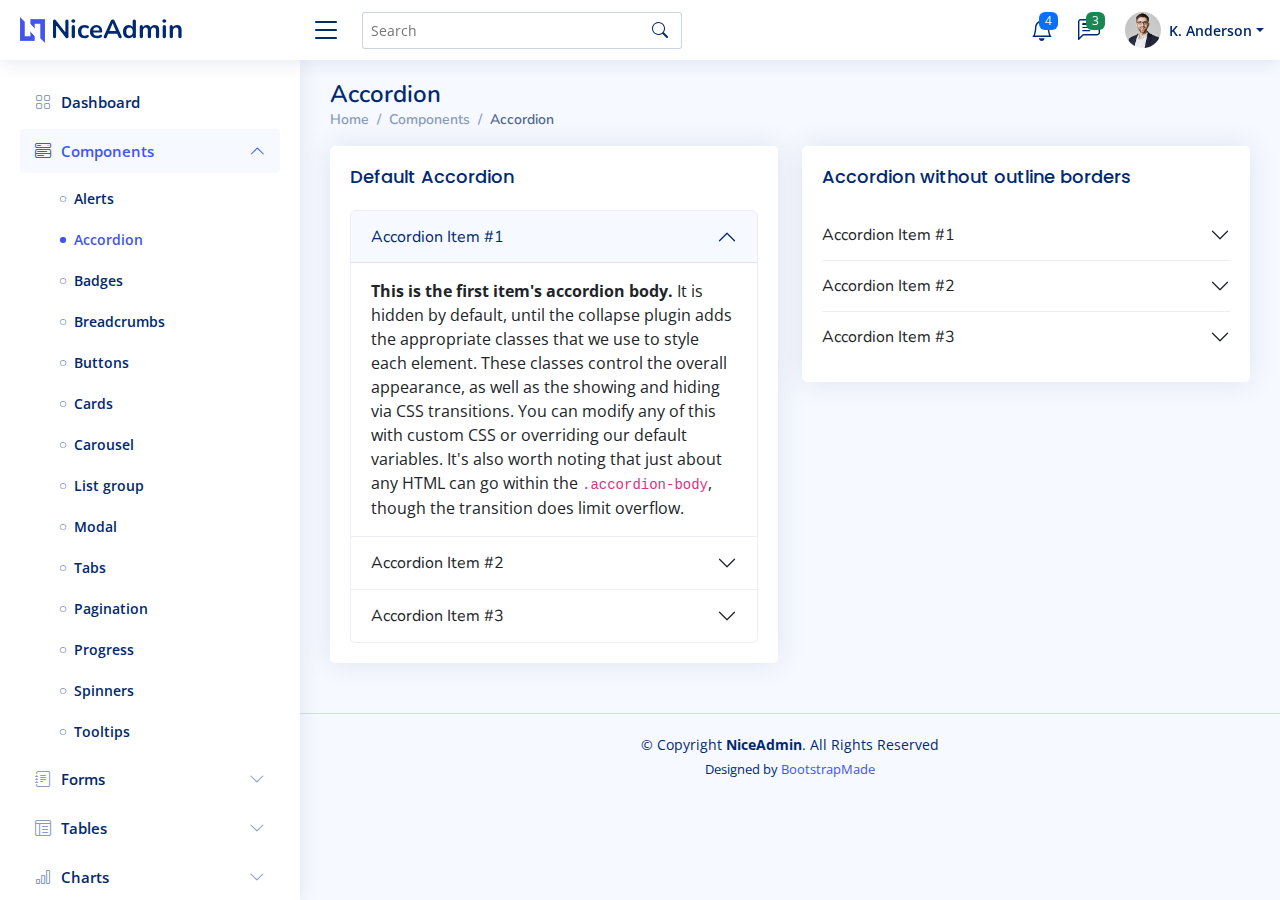
<file: admin/components-accordion.html>
<!DOCTYPE html>
<html lang="en">

<head>
  <meta charset="utf-8">
  <meta content="width=device-width, initial-scale=1.0" name="viewport">

  <title>Components / Accordion - NiceAdmin Bootstrap Template</title>
  <meta content="" name="description">
  <meta content="" name="keywords">

  <!-- Favicons -->
  <link href="assets/img/favicon.png" rel="icon">
  <link href="assets/img/apple-touch-icon.png" rel="apple-touch-icon">

  <!-- Google Fonts -->
  <link href="https://fonts.gstatic.com" rel="preconnect">
  <link href="https://fonts.googleapis.com/css?family=Open+Sans:300,300i,400,400i,600,600i,700,700i|Nunito:300,300i,400,400i,600,600i,700,700i|Poppins:300,300i,400,400i,500,500i,600,600i,700,700i" rel="stylesheet">

  <!-- Vendor CSS Files -->
  <link href="assets/vendor/bootstrap/css/bootstrap.min.css" rel="stylesheet">
  <link href="assets/vendor/bootstrap-icons/bootstrap-icons.css" rel="stylesheet">
  <link href="assets/vendor/boxicons/css/boxicons.min.css" rel="stylesheet">
  <link href="assets/vendor/quill/quill.snow.css" rel="stylesheet">
  <link href="assets/vendor/quill/quill.bubble.css" rel="stylesheet">
  <link href="assets/vendor/remixicon/remixicon.css" rel="stylesheet">
  <link href="assets/vendor/simple-datatables/style.css" rel="stylesheet">

  <!-- Template Main CSS File -->
  <link href="assets/css/style.css" rel="stylesheet">

  <!-- =======================================================
  * Template Name: NiceAdmin
  * Template URL: https://bootstrapmade.com/nice-admin-bootstrap-admin-html-template/
  * Updated: Mar 17 2024 with Bootstrap v5.3.3
  * Author: BootstrapMade.com
  * License: https://bootstrapmade.com/license/
  ======================================================== -->
</head>

<body>

  <!-- ======= Header ======= -->
  <header id="header" class="header fixed-top d-flex align-items-center">

    <div class="d-flex align-items-center justify-content-between">
      <a href="index.html" class="logo d-flex align-items-center">
        <img src="assets/img/logo.png" alt="">
        <span class="d-none d-lg-block">NiceAdmin</span>
      </a>
      <i class="bi bi-list toggle-sidebar-btn"></i>
    </div><!-- End Logo -->

    <div class="search-bar">
      <form class="search-form d-flex align-items-center" method="POST" action="#">
        <input type="text" name="query" placeholder="Search" title="Enter search keyword">
        <button type="submit" title="Search"><i class="bi bi-search"></i></button>
      </form>
    </div><!-- End Search Bar -->

    <nav class="header-nav ms-auto">
      <ul class="d-flex align-items-center">

        <li class="nav-item d-block d-lg-none">
          <a class="nav-link nav-icon search-bar-toggle " href="#">
            <i class="bi bi-search"></i>
          </a>
        </li><!-- End Search Icon-->

        <li class="nav-item dropdown">

          <a class="nav-link nav-icon" href="#" data-bs-toggle="dropdown">
            <i class="bi bi-bell"></i>
            <span class="badge bg-primary badge-number">4</span>
          </a><!-- End Notification Icon -->

          <ul class="dropdown-menu dropdown-menu-end dropdown-menu-arrow notifications">
            <li class="dropdown-header">
              You have 4 new notifications
              <a href="#"><span class="badge rounded-pill bg-primary p-2 ms-2">View all</span></a>
            </li>
            <li>
              <hr class="dropdown-divider">
            </li>

            <li class="notification-item">
              <i class="bi bi-exclamation-circle text-warning"></i>
              <div>
                <h4>Lorem Ipsum</h4>
                <p>Quae dolorem earum veritatis oditseno</p>
                <p>30 min. ago</p>
              </div>
            </li>

            <li>
              <hr class="dropdown-divider">
            </li>

            <li class="notification-item">
              <i class="bi bi-x-circle text-danger"></i>
              <div>
                <h4>Atque rerum nesciunt</h4>
                <p>Quae dolorem earum veritatis oditseno</p>
                <p>1 hr. ago</p>
              </div>
            </li>

            <li>
              <hr class="dropdown-divider">
            </li>

            <li class="notification-item">
              <i class="bi bi-check-circle text-success"></i>
              <div>
                <h4>Sit rerum fuga</h4>
                <p>Quae dolorem earum veritatis oditseno</p>
                <p>2 hrs. ago</p>
              </div>
            </li>

            <li>
              <hr class="dropdown-divider">
            </li>

            <li class="notification-item">
              <i class="bi bi-info-circle text-primary"></i>
              <div>
                <h4>Dicta reprehenderit</h4>
                <p>Quae dolorem earum veritatis oditseno</p>
                <p>4 hrs. ago</p>
              </div>
            </li>

            <li>
              <hr class="dropdown-divider">
            </li>
            <li class="dropdown-footer">
              <a href="#">Show all notifications</a>
            </li>

          </ul><!-- End Notification Dropdown Items -->

        </li><!-- End Notification Nav -->

        <li class="nav-item dropdown">

          <a class="nav-link nav-icon" href="#" data-bs-toggle="dropdown">
            <i class="bi bi-chat-left-text"></i>
            <span class="badge bg-success badge-number">3</span>
          </a><!-- End Messages Icon -->

          <ul class="dropdown-menu dropdown-menu-end dropdown-menu-arrow messages">
            <li class="dropdown-header">
              You have 3 new messages
              <a href="#"><span class="badge rounded-pill bg-primary p-2 ms-2">View all</span></a>
            </li>
            <li>
              <hr class="dropdown-divider">
            </li>

            <li class="message-item">
              <a href="#">
                <img src="assets/img/messages-1.jpg" alt="" class="rounded-circle">
                <div>
                  <h4>Maria Hudson</h4>
                  <p>Velit asperiores et ducimus soluta repudiandae labore officia est ut...</p>
                  <p>4 hrs. ago</p>
                </div>
              </a>
            </li>
            <li>
              <hr class="dropdown-divider">
            </li>

            <li class="message-item">
              <a href="#">
                <img src="assets/img/messages-2.jpg" alt="" class="rounded-circle">
                <div>
                  <h4>Anna Nelson</h4>
                  <p>Velit asperiores et ducimus soluta repudiandae labore officia est ut...</p>
                  <p>6 hrs. ago</p>
                </div>
              </a>
            </li>
            <li>
              <hr class="dropdown-divider">
            </li>

            <li class="message-item">
              <a href="#">
                <img src="assets/img/messages-3.jpg" alt="" class="rounded-circle">
                <div>
                  <h4>David Muldon</h4>
                  <p>Velit asperiores et ducimus soluta repudiandae labore officia est ut...</p>
                  <p>8 hrs. ago</p>
                </div>
              </a>
            </li>
            <li>
              <hr class="dropdown-divider">
            </li>

            <li class="dropdown-footer">
              <a href="#">Show all messages</a>
            </li>

          </ul><!-- End Messages Dropdown Items -->

        </li><!-- End Messages Nav -->

        <li class="nav-item dropdown pe-3">

          <a class="nav-link nav-profile d-flex align-items-center pe-0" href="#" data-bs-toggle="dropdown">
            <img src="assets/img/profile-img.jpg" alt="Profile" class="rounded-circle">
            <span class="d-none d-md-block dropdown-toggle ps-2">K. Anderson</span>
          </a><!-- End Profile Iamge Icon -->

          <ul class="dropdown-menu dropdown-menu-end dropdown-menu-arrow profile">
            <li class="dropdown-header">
              <h6>Kevin Anderson</h6>
              <span>Web Designer</span>
            </li>
            <li>
              <hr class="dropdown-divider">
            </li>

            <li>
              <a class="dropdown-item d-flex align-items-center" href="users-profile.html">
                <i class="bi bi-person"></i>
                <span>My Profile</span>
              </a>
            </li>
            <li>
              <hr class="dropdown-divider">
            </li>

            <li>
              <a class="dropdown-item d-flex align-items-center" href="users-profile.html">
                <i class="bi bi-gear"></i>
                <span>Account Settings</span>
              </a>
            </li>
            <li>
              <hr class="dropdown-divider">
            </li>

            <li>
              <a class="dropdown-item d-flex align-items-center" href="pages-faq.html">
                <i class="bi bi-question-circle"></i>
                <span>Need Help?</span>
              </a>
            </li>
            <li>
              <hr class="dropdown-divider">
            </li>

            <li>
              <a class="dropdown-item d-flex align-items-center" href="#">
                <i class="bi bi-box-arrow-right"></i>
                <span>Sign Out</span>
              </a>
            </li>

          </ul><!-- End Profile Dropdown Items -->
        </li><!-- End Profile Nav -->

      </ul>
    </nav><!-- End Icons Navigation -->

  </header><!-- End Header -->

  <!-- ======= Sidebar ======= -->
  <aside id="sidebar" class="sidebar">

    <ul class="sidebar-nav" id="sidebar-nav">

      <li class="nav-item">
        <a class="nav-link collapsed" href="index.html">
          <i class="bi bi-grid"></i>
          <span>Dashboard</span>
        </a>
      </li><!-- End Dashboard Nav -->

      <li class="nav-item">
        <a class="nav-link " data-bs-target="#components-nav" data-bs-toggle="collapse" href="#">
          <i class="bi bi-menu-button-wide"></i><span>Components</span><i class="bi bi-chevron-down ms-auto"></i>
        </a>
        <ul id="components-nav" class="nav-content collapse show" data-bs-parent="#sidebar-nav">
          <li>
            <a href="components-alerts.html">
              <i class="bi bi-circle"></i><span>Alerts</span>
            </a>
          </li>
          <li>
            <a href="components-accordion.html" class="active">
              <i class="bi bi-circle"></i><span>Accordion</span>
            </a>
          </li>
          <li>
            <a href="components-badges.html">
              <i class="bi bi-circle"></i><span>Badges</span>
            </a>
          </li>
          <li>
            <a href="components-breadcrumbs.html">
              <i class="bi bi-circle"></i><span>Breadcrumbs</span>
            </a>
          </li>
          <li>
            <a href="components-buttons.html">
              <i class="bi bi-circle"></i><span>Buttons</span>
            </a>
          </li>
          <li>
            <a href="components-cards.html">
              <i class="bi bi-circle"></i><span>Cards</span>
            </a>
          </li>
          <li>
            <a href="components-carousel.html">
              <i class="bi bi-circle"></i><span>Carousel</span>
            </a>
          </li>
          <li>
            <a href="components-list-group.html">
              <i class="bi bi-circle"></i><span>List group</span>
            </a>
          </li>
          <li>
            <a href="components-modal.html">
              <i class="bi bi-circle"></i><span>Modal</span>
            </a>
          </li>
          <li>
            <a href="components-tabs.html">
              <i class="bi bi-circle"></i><span>Tabs</span>
            </a>
          </li>
          <li>
            <a href="components-pagination.html">
              <i class="bi bi-circle"></i><span>Pagination</span>
            </a>
          </li>
          <li>
            <a href="components-progress.html">
              <i class="bi bi-circle"></i><span>Progress</span>
            </a>
          </li>
          <li>
            <a href="components-spinners.html">
              <i class="bi bi-circle"></i><span>Spinners</span>
            </a>
          </li>
          <li>
            <a href="components-tooltips.html">
              <i class="bi bi-circle"></i><span>Tooltips</span>
            </a>
          </li>
        </ul>
      </li><!-- End Components Nav -->

      <li class="nav-item">
        <a class="nav-link collapsed" data-bs-target="#forms-nav" data-bs-toggle="collapse" href="#">
          <i class="bi bi-journal-text"></i><span>Forms</span><i class="bi bi-chevron-down ms-auto"></i>
        </a>
        <ul id="forms-nav" class="nav-content collapse " data-bs-parent="#sidebar-nav">
          <li>
            <a href="forms-elements.html">
              <i class="bi bi-circle"></i><span>Form Elements</span>
            </a>
          </li>
          <li>
            <a href="forms-layouts.html">
              <i class="bi bi-circle"></i><span>Form Layouts</span>
            </a>
          </li>
          <li>
            <a href="forms-editors.html">
              <i class="bi bi-circle"></i><span>Form Editors</span>
            </a>
          </li>
          <li>
            <a href="forms-validation.html">
              <i class="bi bi-circle"></i><span>Form Validation</span>
            </a>
          </li>
        </ul>
      </li><!-- End Forms Nav -->

      <li class="nav-item">
        <a class="nav-link collapsed" data-bs-target="#tables-nav" data-bs-toggle="collapse" href="#">
          <i class="bi bi-layout-text-window-reverse"></i><span>Tables</span><i class="bi bi-chevron-down ms-auto"></i>
        </a>
        <ul id="tables-nav" class="nav-content collapse " data-bs-parent="#sidebar-nav">
          <li>
            <a href="tables-general.html">
              <i class="bi bi-circle"></i><span>General Tables</span>
            </a>
          </li>
          <li>
            <a href="tables-data.html">
              <i class="bi bi-circle"></i><span>Data Tables</span>
            </a>
          </li>
        </ul>
      </li><!-- End Tables Nav -->

      <li class="nav-item">
        <a class="nav-link collapsed" data-bs-target="#charts-nav" data-bs-toggle="collapse" href="#">
          <i class="bi bi-bar-chart"></i><span>Charts</span><i class="bi bi-chevron-down ms-auto"></i>
        </a>
        <ul id="charts-nav" class="nav-content collapse " data-bs-parent="#sidebar-nav">
          <li>
            <a href="charts-chartjs.html">
              <i class="bi bi-circle"></i><span>Chart.js</span>
            </a>
          </li>
          <li>
            <a href="charts-apexcharts.html">
              <i class="bi bi-circle"></i><span>ApexCharts</span>
            </a>
          </li>
          <li>
            <a href="charts-echarts.html">
              <i class="bi bi-circle"></i><span>ECharts</span>
            </a>
          </li>
        </ul>
      </li><!-- End Charts Nav -->

      <li class="nav-item">
        <a class="nav-link collapsed" data-bs-target="#icons-nav" data-bs-toggle="collapse" href="#">
          <i class="bi bi-gem"></i><span>Icons</span><i class="bi bi-chevron-down ms-auto"></i>
        </a>
        <ul id="icons-nav" class="nav-content collapse " data-bs-parent="#sidebar-nav">
          <li>
            <a href="icons-bootstrap.html">
              <i class="bi bi-circle"></i><span>Bootstrap Icons</span>
            </a>
          </li>
          <li>
            <a href="icons-remix.html">
              <i class="bi bi-circle"></i><span>Remix Icons</span>
            </a>
          </li>
          <li>
            <a href="icons-boxicons.html">
              <i class="bi bi-circle"></i><span>Boxicons</span>
            </a>
          </li>
        </ul>
      </li><!-- End Icons Nav -->

      <li class="nav-heading">Pages</li>

      <li class="nav-item">
        <a class="nav-link collapsed" href="users-profile.html">
          <i class="bi bi-person"></i>
          <span>Profile</span>
        </a>
      </li><!-- End Profile Page Nav -->

      <li class="nav-item">
        <a class="nav-link collapsed" href="pages-faq.html">
          <i class="bi bi-question-circle"></i>
          <span>F.A.Q</span>
        </a>
      </li><!-- End F.A.Q Page Nav -->

      <li class="nav-item">
        <a class="nav-link collapsed" href="pages-contact.html">
          <i class="bi bi-envelope"></i>
          <span>Contact</span>
        </a>
      </li><!-- End Contact Page Nav -->

      <li class="nav-item">
        <a class="nav-link collapsed" href="pages-register.html">
          <i class="bi bi-card-list"></i>
          <span>Register</span>
        </a>
      </li><!-- End Register Page Nav -->

      <li class="nav-item">
        <a class="nav-link collapsed" href="pages-login.html">
          <i class="bi bi-box-arrow-in-right"></i>
          <span>Login</span>
        </a>
      </li><!-- End Login Page Nav -->

      <li class="nav-item">
        <a class="nav-link collapsed" href="pages-error-404.html">
          <i class="bi bi-dash-circle"></i>
          <span>Error 404</span>
        </a>
      </li><!-- End Error 404 Page Nav -->

      <li class="nav-item">
        <a class="nav-link collapsed" href="pages-blank.html">
          <i class="bi bi-file-earmark"></i>
          <span>Blank</span>
        </a>
      </li><!-- End Blank Page Nav -->

    </ul>

  </aside><!-- End Sidebar-->

  <main id="main" class="main">

    <div class="pagetitle">
      <h1>Accordion</h1>
      <nav>
        <ol class="breadcrumb">
          <li class="breadcrumb-item"><a href="index.html">Home</a></li>
          <li class="breadcrumb-item">Components</li>
          <li class="breadcrumb-item active">Accordion</li>
        </ol>
      </nav>
    </div><!-- End Page Title -->

    <section class="section">
      <div class="row">
        <div class="col-lg-6">

          <div class="card">
            <div class="card-body">
              <h5 class="card-title">Default Accordion</h5>

              <!-- Default Accordion -->
              <div class="accordion" id="accordionExample">
                <div class="accordion-item">
                  <h2 class="accordion-header" id="headingOne">
                    <button class="accordion-button" type="button" data-bs-toggle="collapse" data-bs-target="#collapseOne" aria-expanded="true" aria-controls="collapseOne">
                      Accordion Item #1
                    </button>
                  </h2>
                  <div id="collapseOne" class="accordion-collapse collapse show" aria-labelledby="headingOne" data-bs-parent="#accordionExample">
                    <div class="accordion-body">
                      <strong>This is the first item's accordion body.</strong> It is hidden by default, until the collapse plugin adds the appropriate classes that we use to style each element. These classes control the overall appearance, as well as the showing and hiding via CSS transitions. You can modify any of this with custom CSS or overriding our default variables. It's also worth noting that just about any HTML can go within the <code>.accordion-body</code>, though the transition does limit overflow.
                    </div>
                  </div>
                </div>
                <div class="accordion-item">
                  <h2 class="accordion-header" id="headingTwo">
                    <button class="accordion-button collapsed" type="button" data-bs-toggle="collapse" data-bs-target="#collapseTwo" aria-expanded="false" aria-controls="collapseTwo">
                      Accordion Item #2
                    </button>
                  </h2>
                  <div id="collapseTwo" class="accordion-collapse collapse" aria-labelledby="headingTwo" data-bs-parent="#accordionExample">
                    <div class="accordion-body">
                      <strong>This is the second item's accordion body.</strong> It is hidden by default, until the collapse plugin adds the appropriate classes that we use to style each element. These classes control the overall appearance, as well as the showing and hiding via CSS transitions. You can modify any of this with custom CSS or overriding our default variables. It's also worth noting that just about any HTML can go within the <code>.accordion-body</code>, though the transition does limit overflow.
                    </div>
                  </div>
                </div>
                <div class="accordion-item">
                  <h2 class="accordion-header" id="headingThree">
                    <button class="accordion-button collapsed" type="button" data-bs-toggle="collapse" data-bs-target="#collapseThree" aria-expanded="false" aria-controls="collapseThree">
                      Accordion Item #3
                    </button>
                  </h2>
                  <div id="collapseThree" class="accordion-collapse collapse" aria-labelledby="headingThree" data-bs-parent="#accordionExample">
                    <div class="accordion-body">
                      <strong>This is the third item's accordion body.</strong> It is hidden by default, until the collapse plugin adds the appropriate classes that we use to style each element. These classes control the overall appearance, as well as the showing and hiding via CSS transitions. You can modify any of this with custom CSS or overriding our default variables. It's also worth noting that just about any HTML can go within the <code>.accordion-body</code>, though the transition does limit overflow.
                    </div>
                  </div>
                </div>
              </div><!-- End Default Accordion Example -->

            </div>
          </div>

        </div>

        <div class="col-lg-6">

          <div class="card">
            <div class="card-body">
              <h5 class="card-title">Accordion without outline borders</h5>

              <!-- Accordion without outline borders -->
              <div class="accordion accordion-flush" id="accordionFlushExample">
                <div class="accordion-item">
                  <h2 class="accordion-header" id="flush-headingOne">
                    <button class="accordion-button collapsed" type="button" data-bs-toggle="collapse" data-bs-target="#flush-collapseOne" aria-expanded="false" aria-controls="flush-collapseOne">
                      Accordion Item #1
                    </button>
                  </h2>
                  <div id="flush-collapseOne" class="accordion-collapse collapse" aria-labelledby="flush-headingOne" data-bs-parent="#accordionFlushExample">
                    <div class="accordion-body">Placeholder content for this accordion, which is intended to demonstrate the <code>.accordion-flush</code> class. This is the first item's accordion body.</div>
                  </div>
                </div>
                <div class="accordion-item">
                  <h2 class="accordion-header" id="flush-headingTwo">
                    <button class="accordion-button collapsed" type="button" data-bs-toggle="collapse" data-bs-target="#flush-collapseTwo" aria-expanded="false" aria-controls="flush-collapseTwo">
                      Accordion Item #2
                    </button>
                  </h2>
                  <div id="flush-collapseTwo" class="accordion-collapse collapse" aria-labelledby="flush-headingTwo" data-bs-parent="#accordionFlushExample">
                    <div class="accordion-body">Placeholder content for this accordion, which is intended to demonstrate the <code>.accordion-flush</code> class. This is the second item's accordion body. Let's imagine this being filled with some actual content.</div>
                  </div>
                </div>
                <div class="accordion-item">
                  <h2 class="accordion-header" id="flush-headingThree">
                    <button class="accordion-button collapsed" type="button" data-bs-toggle="collapse" data-bs-target="#flush-collapseThree" aria-expanded="false" aria-controls="flush-collapseThree">
                      Accordion Item #3
                    </button>
                  </h2>
                  <div id="flush-collapseThree" class="accordion-collapse collapse" aria-labelledby="flush-headingThree" data-bs-parent="#accordionFlushExample">
                    <div class="accordion-body">Placeholder content for this accordion, which is intended to demonstrate the <code>.accordion-flush</code> class. This is the third item's accordion body. Nothing more exciting happening here in terms of content, but just filling up the space to make it look, at least at first glance, a bit more representative of how this would look in a real-world application.</div>
                  </div>
                </div>
              </div><!-- End Accordion without outline borders -->

            </div>
          </div>

        </div>
      </div>
    </section>

  </main><!-- End #main -->

  <!-- ======= Footer ======= -->
  <footer id="footer" class="footer">
    <div class="copyright">
      &copy; Copyright <strong><span>NiceAdmin</span></strong>. All Rights Reserved
    </div>
    <div class="credits">
      <!-- All the links in the footer should remain intact. -->
      <!-- You can delete the links only if you purchased the pro version. -->
      <!-- Licensing information: https://bootstrapmade.com/license/ -->
      <!-- Purchase the pro version with working PHP/AJAX contact form: https://bootstrapmade.com/nice-admin-bootstrap-admin-html-template/ -->
      Designed by <a href="https://bootstrapmade.com/">BootstrapMade</a>
    </div>
  </footer><!-- End Footer -->

  <a href="#" class="back-to-top d-flex align-items-center justify-content-center"><i class="bi bi-arrow-up-short"></i></a>

  <!-- Vendor JS Files -->
  <script src="assets/vendor/apexcharts/apexcharts.min.js"></script>
  <script src="assets/vendor/bootstrap/js/bootstrap.bundle.min.js"></script>
  <script src="assets/vendor/chart.js/chart.umd.js"></script>
  <script src="assets/vendor/echarts/echarts.min.js"></script>
  <script src="assets/vendor/quill/quill.min.js"></script>
  <script src="assets/vendor/simple-datatables/simple-datatables.js"></script>
  <script src="assets/vendor/tinymce/tinymce.min.js"></script>
  <script src="assets/vendor/php-email-form/validate.js"></script>

  <!-- Template Main JS File -->
  <script src="assets/js/main.js"></script>

</body>

</html>
</file>
<file: vendors/prism/prism.css>
/**
 * prism.js default theme for JavaScript, CSS and HTML
 * Based on dabblet (http://dabblet.com)
 * @author Lea Verou
 */

code[class*="language-"],
pre[class*="language-"] {
	color: black;
	background: none;
	text-shadow: 0 1px white;
	font-family: Consolas, Monaco, 'Andale Mono', 'Ubuntu Mono', monospace;
	font-size: 1em;
	text-align: left;
	white-space: pre;
	word-spacing: normal;
	word-break: normal;
	word-wrap: normal;
	line-height: 1.5;

	-moz-tab-size: 4;
	-o-tab-size: 4;
	tab-size: 4;

	-webkit-hyphens: none;
	-moz-hyphens: none;
	-ms-hyphens: none;
	hyphens: none;
}

pre[class*="language-"]::-moz-selection, pre[class*="language-"] ::-moz-selection,
code[class*="language-"]::-moz-selection, code[class*="language-"] ::-moz-selection {
	text-shadow: none;
	background: #b3d4fc;
}

pre[class*="language-"]::selection, pre[class*="language-"] ::selection,
code[class*="language-"]::selection, code[class*="language-"] ::selection {
	text-shadow: none;
	background: #b3d4fc;
}

@media print {
	code[class*="language-"],
	pre[class*="language-"] {
		text-shadow: none;
	}
}

/* Code blocks */
pre[class*="language-"] {
	padding: 1em;
	margin: .5em 0;
	overflow: auto;
}

:not(pre) > code[class*="language-"],
pre[class*="language-"] {
	background: #f5f2f0;
}

/* Inline code */
:not(pre) > code[class*="language-"] {
	padding: .1em;
	border-radius: .3em;
	white-space: normal;
}

.token.comment,
.token.prolog,
.token.doctype,
.token.cdata {
	color: slategray;
}

.token.punctuation {
	color: #999;
}

.token.namespace {
	opacity: .7;
}

.token.property,
.token.tag,
.token.boolean,
.token.number,
.token.constant,
.token.symbol,
.token.deleted {
	color: #905;
}

.token.selector,
.token.attr-name,
.token.string,
.token.char,
.token.builtin,
.token.inserted {
	color: #690;
}

.token.operator,
.token.entity,
.token.url,
.language-css .token.string,
.style .token.string {
	color: #9a6e3a;
	/* This background color was intended by the author of this theme. */
	background: hsla(0, 0%, 100%, .5);
}

.token.atrule,
.token.attr-value,
.token.keyword {
	color: #07a;
}

.token.function,
.token.class-name {
	color: #DD4A68;
}

.token.regex,
.token.important,
.token.variable {
	color: #e90;
}

.token.important,
.token.bold {
	font-weight: bold;
}
.token.italic {
	font-style: italic;
}

.token.entity {
	cursor: help;
}
</file>
<file: admin/assets/vendor/quill/quill.snow.css>
/*!
 * Quill Editor v1.3.7
 * https://quilljs.com/
 * Copyright (c) 2014, Jason Chen
 * Copyright (c) 2013, salesforce.com
 */
.ql-container {
  box-sizing: border-box;
  font-family: Helvetica, Arial, sans-serif;
  font-size: 13px;
  height: 100%;
  margin: 0px;
  position: relative;
}
.ql-container.ql-disabled .ql-tooltip {
  visibility: hidden;
}
.ql-container.ql-disabled .ql-editor ul[data-checked] > li::before {
  pointer-events: none;
}
.ql-clipboard {
  left: -100000px;
  height: 1px;
  overflow-y: hidden;
  position: absolute;
  top: 50%;
}
.ql-clipboard p {
  margin: 0;
  padding: 0;
}
.ql-editor {
  box-sizing: border-box;
  line-height: 1.42;
  height: 100%;
  outline: none;
  overflow-y: auto;
  padding: 12px 15px;
  tab-size: 4;
  -moz-tab-size: 4;
  text-align: left;
  white-space: pre-wrap;
  word-wrap: break-word;
}
.ql-editor > * {
  cursor: text;
}
.ql-editor p,
.ql-editor ol,
.ql-editor ul,
.ql-editor pre,
.ql-editor blockquote,
.ql-editor h1,
.ql-editor h2,
.ql-editor h3,
.ql-editor h4,
.ql-editor h5,
.ql-editor h6 {
  margin: 0;
  padding: 0;
  counter-reset: list-1 list-2 list-3 list-4 list-5 list-6 list-7 list-8 list-9;
}
.ql-editor ol,
.ql-editor ul {
  padding-left: 1.5em;
}
.ql-editor ol > li,
.ql-editor ul > li {
  list-style-type: none;
}
.ql-editor ul > li::before {
  content: '\2022';
}
.ql-editor ul[data-checked=true],
.ql-editor ul[data-checked=false] {
  pointer-events: none;
}
.ql-editor ul[data-checked=true] > li *,
.ql-editor ul[data-checked=false] > li * {
  pointer-events: all;
}
.ql-editor ul[data-checked=true] > li::before,
.ql-editor ul[data-checked=false] > li::before {
  color: #777;
  cursor: pointer;
  pointer-events: all;
}
.ql-editor ul[data-checked=true] > li::before {
  content: '\2611';
}
.ql-editor ul[data-checked=false] > li::before {
  content: '\2610';
}
.ql-editor li::before {
  display: inline-block;
  white-space: nowrap;
  width: 1.2em;
}
.ql-editor li:not(.ql-direction-rtl)::before {
  margin-left: -1.5em;
  margin-right: 0.3em;
  text-align: right;
}
.ql-editor li.ql-direction-rtl::before {
  margin-left: 0.3em;
  margin-right: -1.5em;
}
.ql-editor ol li:not(.ql-direction-rtl),
.ql-editor ul li:not(.ql-direction-rtl) {
  padding-left: 1.5em;
}
.ql-editor ol li.ql-direction-rtl,
.ql-editor ul li.ql-direction-rtl {
  padding-right: 1.5em;
}
.ql-editor ol li {
  counter-reset: list-1 list-2 list-3 list-4 list-5 list-6 list-7 list-8 list-9;
  counter-increment: list-0;
}
.ql-editor ol li:before {
  content: counter(list-0, decimal) '. ';
}
.ql-editor ol li.ql-indent-1 {
  counter-increment: list-1;
}
.ql-editor ol li.ql-indent-1:before {
  content: counter(list-1, lower-alpha) '. ';
}
.ql-editor ol li.ql-indent-1 {
  counter-reset: list-2 list-3 list-4 list-5 list-6 list-7 list-8 list-9;
}
.ql-editor ol li.ql-indent-2 {
  counter-increment: list-2;
}
.ql-editor ol li.ql-indent-2:before {
  content: counter(list-2, lower-roman) '. ';
}
.ql-editor ol li.ql-indent-2 {
  counter-reset: list-3 list-4 list-5 list-6 list-7 list-8 list-9;
}
.ql-editor ol li.ql-indent-3 {
  counter-increment: list-3;
}
.ql-editor ol li.ql-indent-3:before {
  content: counter(list-3, decimal) '. ';
}
.ql-editor ol li.ql-indent-3 {
  counter-reset: list-4 list-5 list-6 list-7 list-8 list-9;
}
.ql-editor ol li.ql-indent-4 {
  counter-increment: list-4;
}
.ql-editor ol li.ql-indent-4:before {
  content: counter(list-4, lower-alpha) '. ';
}
.ql-editor ol li.ql-indent-4 {
  counter-reset: list-5 list-6 list-7 list-8 list-9;
}
.ql-editor ol li.ql-indent-5 {
  counter-increment: list-5;
}
.ql-editor ol li.ql-indent-5:before {
  content: counter(list-5, lower-roman) '. ';
}
.ql-editor ol li.ql-indent-5 {
  counter-reset: list-6 list-7 list-8 list-9;
}
.ql-editor ol li.ql-indent-6 {
  counter-increment: list-6;
}
.ql-editor ol li.ql-indent-6:before {
  content: counter(list-6, decimal) '. ';
}
.ql-editor ol li.ql-indent-6 {
  counter-reset: list-7 list-8 list-9;
}
.ql-editor ol li.ql-indent-7 {
  counter-increment: list-7;
}
.ql-editor ol li.ql-indent-7:before {
  content: counter(list-7, lower-alpha) '. ';
}
.ql-editor ol li.ql-indent-7 {
  counter-reset: list-8 list-9;
}
.ql-editor ol li.ql-indent-8 {
  counter-increment: list-8;
}
.ql-editor ol li.ql-indent-8:before {
  content: counter(list-8, lower-roman) '. ';
}
.ql-editor ol li.ql-indent-8 {
  counter-reset: list-9;
}
.ql-editor ol li.ql-indent-9 {
  counter-increment: list-9;
}
.ql-editor ol li.ql-indent-9:before {
  content: counter(list-9, decimal) '. ';
}
.ql-editor .ql-indent-1:not(.ql-direction-rtl) {
  padding-left: 3em;
}
.ql-editor li.ql-indent-1:not(.ql-direction-rtl) {
  padding-left: 4.5em;
}
.ql-editor .ql-indent-1.ql-direction-rtl.ql-align-right {
  padding-right: 3em;
}
.ql-editor li.ql-indent-1.ql-direction-rtl.ql-align-right {
  padding-right: 4.5em;
}
.ql-editor .ql-indent-2:not(.ql-direction-rtl) {
  padding-left: 6em;
}
.ql-editor li.ql-indent-2:not(.ql-direction-rtl) {
  padding-left: 7.5em;
}
.ql-editor .ql-indent-2.ql-direction-rtl.ql-align-right {
  padding-right: 6em;
}
.ql-editor li.ql-indent-2.ql-direction-rtl.ql-align-right {
  padding-right: 7.5em;
}
.ql-editor .ql-indent-3:not(.ql-direction-rtl) {
  padding-left: 9em;
}
.ql-editor li.ql-indent-3:not(.ql-direction-rtl) {
  padding-left: 10.5em;
}
.ql-editor .ql-indent-3.ql-direction-rtl.ql-align-right {
  padding-right: 9em;
}
.ql-editor li.ql-indent-3.ql-direction-rtl.ql-align-right {
  padding-right: 10.5em;
}
.ql-editor .ql-indent-4:not(.ql-direction-rtl) {
  padding-left: 12em;
}
.ql-editor li.ql-indent-4:not(.ql-direction-rtl) {
  padding-left: 13.5em;
}
.ql-editor .ql-indent-4.ql-direction-rtl.ql-align-right {
  padding-right: 12em;
}
.ql-editor li.ql-indent-4.ql-direction-rtl.ql-align-right {
  padding-right: 13.5em;
}
.ql-editor .ql-indent-5:not(.ql-direction-rtl) {
  padding-left: 15em;
}
.ql-editor li.ql-indent-5:not(.ql-direction-rtl) {
  padding-left: 16.5em;
}
.ql-editor .ql-indent-5.ql-direction-rtl.ql-align-right {
  padding-right: 15em;
}
.ql-editor li.ql-indent-5.ql-direction-rtl.ql-align-right {
  padding-right: 16.5em;
}
.ql-editor .ql-indent-6:not(.ql-direction-rtl) {
  padding-left: 18em;
}
.ql-editor li.ql-indent-6:not(.ql-direction-rtl) {
  padding-left: 19.5em;
}
.ql-editor .ql-indent-6.ql-direction-rtl.ql-align-right {
  padding-right: 18em;
}
.ql-editor li.ql-indent-6.ql-direction-rtl.ql-align-right {
  padding-right: 19.5em;
}
.ql-editor .ql-indent-7:not(.ql-direction-rtl) {
  padding-left: 21em;
}
.ql-editor li.ql-indent-7:not(.ql-direction-rtl) {
  padding-left: 22.5em;
}
.ql-editor .ql-indent-7.ql-direction-rtl.ql-align-right {
  padding-right: 21em;
}
.ql-editor li.ql-indent-7.ql-direction-rtl.ql-align-right {
  padding-right: 22.5em;
}
.ql-editor .ql-indent-8:not(.ql-direction-rtl) {
  padding-left: 24em;
}
.ql-editor li.ql-indent-8:not(.ql-direction-rtl) {
  padding-left: 25.5em;
}
.ql-editor .ql-indent-8.ql-direction-rtl.ql-align-right {
  padding-right: 24em;
}
.ql-editor li.ql-indent-8.ql-direction-rtl.ql-align-right {
  padding-right: 25.5em;
}
.ql-editor .ql-indent-9:not(.ql-direction-rtl) {
  padding-left: 27em;
}
.ql-editor li.ql-indent-9:not(.ql-direction-rtl) {
  padding-left: 28.5em;
}
.ql-editor .ql-indent-9.ql-direction-rtl.ql-align-right {
  padding-right: 27em;
}
.ql-editor li.ql-indent-9.ql-direction-rtl.ql-align-right {
  padding-right: 28.5em;
}
.ql-editor .ql-video {
  display: block;
  max-width: 100%;
}
.ql-editor .ql-video.ql-align-center {
  margin: 0 auto;
}
.ql-editor .ql-video.ql-align-right {
  margin: 0 0 0 auto;
}
.ql-editor .ql-bg-black {
  background-color: #000;
}
.ql-editor .ql-bg-red {
  background-color: #e60000;
}
.ql-editor .ql-bg-orange {
  background-color: #f90;
}
.ql-editor .ql-bg-yellow {
  background-color: #ff0;
}
.ql-editor .ql-bg-green {
  background-color: #008a00;
}
.ql-editor .ql-bg-blue {
  background-color: #06c;
}
.ql-editor .ql-bg-purple {
  background-color: #93f;
}
.ql-editor .ql-color-white {
  color: #fff;
}
.ql-editor .ql-color-red {
  color: #e60000;
}
.ql-editor .ql-color-orange {
  color: #f90;
}
.ql-editor .ql-color-yellow {
  color: #ff0;
}
.ql-editor .ql-color-green {
  color: #008a00;
}
.ql-editor .ql-color-blue {
  color: #06c;
}
.ql-editor .ql-color-purple {
  color: #93f;
}
.ql-editor .ql-font-serif {
  font-family: Georgia, Times New Roman, serif;
}
.ql-editor .ql-font-monospace {
  font-family: Monaco, Courier New, monospace;
}
.ql-editor .ql-size-small {
  font-size: 0.75em;
}
.ql-editor .ql-size-large {
  font-size: 1.5em;
}
.ql-editor .ql-size-huge {
  font-size: 2.5em;
}
.ql-editor .ql-direction-rtl {
  direction: rtl;
  text-align: inherit;
}
.ql-editor .ql-align-center {
  text-align: center;
}
.ql-editor .ql-align-justify {
  text-align: justify;
}
.ql-editor .ql-align-right {
  text-align: right;
}
.ql-editor.ql-blank::before {
  color: rgba(0,0,0,0.6);
  content: attr(data-placeholder);
  font-style: italic;
  left: 15px;
  pointer-events: none;
  position: absolute;
  right: 15px;
}
.ql-snow.ql-toolbar:after,
.ql-snow .ql-toolbar:after {
  clear: both;
  content: '';
  display: table;
}
.ql-snow.ql-toolbar button,
.ql-snow .ql-toolbar button {
  background: none;
  border: none;
  cursor: pointer;
  display: inline-block;
  float: left;
  height: 24px;
  padding: 3px 5px;
  width: 28px;
}
.ql-snow.ql-toolbar button svg,
.ql-snow .ql-toolbar button svg {
  float: left;
  height: 100%;
}
.ql-snow.ql-toolbar button:active:hover,
.ql-snow .ql-toolbar button:active:hover {
  outline: none;
}
.ql-snow.ql-toolbar input.ql-image[type=file],
.ql-snow .ql-toolbar input.ql-image[type=file] {
  display: none;
}
.ql-snow.ql-toolbar button:hover,
.ql-snow .ql-toolbar button:hover,
.ql-snow.ql-toolbar button:focus,
.ql-snow .ql-toolbar button:focus,
.ql-snow.ql-toolbar button.ql-active,
.ql-snow .ql-toolbar button.ql-active,
.ql-snow.ql-toolbar .ql-picker-label:hover,
.ql-snow .ql-toolbar .ql-picker-label:hover,
.ql-snow.ql-toolbar .ql-picker-label.ql-active,
.ql-snow .ql-toolbar .ql-picker-label.ql-active,
.ql-snow.ql-toolbar .ql-picker-item:hover,
.ql-snow .ql-toolbar .ql-picker-item:hover,
.ql-snow.ql-toolbar .ql-picker-item.ql-selected,
.ql-snow .ql-toolbar .ql-picker-item.ql-selected {
  color: #06c;
}
.ql-snow.ql-toolbar button:hover .ql-fill,
.ql-snow .ql-toolbar button:hover .ql-fill,
.ql-snow.ql-toolbar button:focus .ql-fill,
.ql-snow .ql-toolbar button:focus .ql-fill,
.ql-snow.ql-toolbar button.ql-active .ql-fill,
.ql-snow .ql-toolbar button.ql-active .ql-fill,
.ql-snow.ql-toolbar .ql-picker-label:hover .ql-fill,
.ql-snow .ql-toolbar .ql-picker-label:hover .ql-fill,
.ql-snow.ql-toolbar .ql-picker-label.ql-active .ql-fill,
.ql-snow .ql-toolbar .ql-picker-label.ql-active .ql-fill,
.ql-snow.ql-toolbar .ql-picker-item:hover .ql-fill,
.ql-snow .ql-toolbar .ql-picker-item:hover .ql-fill,
.ql-snow.ql-toolbar .ql-picker-item.ql-selected .ql-fill,
.ql-snow .ql-toolbar .ql-picker-item.ql-selected .ql-fill,
.ql-snow.ql-toolbar button:hover .ql-stroke.ql-fill,
.ql-snow .ql-toolbar button:hover .ql-stroke.ql-fill,
.ql-snow.ql-toolbar button:focus .ql-stroke.ql-fill,
.ql-snow .ql-toolbar button:focus .ql-stroke.ql-fill,
.ql-snow.ql-toolbar button.ql-active .ql-stroke.ql-fill,
.ql-snow .ql-toolbar button.ql-active .ql-stroke.ql-fill,
.ql-snow.ql-toolbar .ql-picker-label:hover .ql-stroke.ql-fill,
.ql-snow .ql-toolbar .ql-picker-label:hover .ql-stroke.ql-fill,
.ql-snow.ql-toolbar .ql-picker-label.ql-active .ql-stroke.ql-fill,
.ql-snow .ql-toolbar .ql-picker-label.ql-active .ql-stroke.ql-fill,
.ql-snow.ql-toolbar .ql-picker-item:hover .ql-stroke.ql-fill,
.ql-snow .ql-toolbar .ql-picker-item:hover .ql-stroke.ql-fill,
.ql-snow.ql-toolbar .ql-picker-item.ql-selected .ql-stroke.ql-fill,
.ql-snow .ql-toolbar .ql-picker-item.ql-selected .ql-stroke.ql-fill {
  fill: #06c;
}
.ql-snow.ql-toolbar button:hover .ql-stroke,
.ql-snow .ql-toolbar button:hover .ql-stroke,
.ql-snow.ql-toolbar button:focus .ql-stroke,
.ql-snow .ql-toolbar button:focus .ql-stroke,
.ql-snow.ql-toolbar button.ql-active .ql-stroke,
.ql-snow .ql-toolbar button.ql-active .ql-stroke,
.ql-snow.ql-toolbar .ql-picker-label:hover .ql-stroke,
.ql-snow .ql-toolbar .ql-picker-label:hover .ql-stroke,
.ql-snow.ql-toolbar .ql-picker-label.ql-active .ql-stroke,
.ql-snow .ql-toolbar .ql-picker-label.ql-active .ql-stroke,
.ql-snow.ql-toolbar .ql-picker-item:hover .ql-stroke,
.ql-snow .ql-toolbar .ql-picker-item:hover .ql-stroke,
.ql-snow.ql-toolbar .ql-picker-item.ql-selected .ql-stroke,
.ql-snow .ql-toolbar .ql-picker-item.ql-selected .ql-stroke,
.ql-snow.ql-toolbar button:hover .ql-stroke-miter,
.ql-snow .ql-toolbar button:hover .ql-stroke-miter,
.ql-snow.ql-toolbar button:focus .ql-stroke-miter,
.ql-snow .ql-toolbar button:focus .ql-stroke-miter,
.ql-snow.ql-toolbar button.ql-active .ql-stroke-miter,
.ql-snow .ql-toolbar button.ql-active .ql-stroke-miter,
.ql-snow.ql-toolbar .ql-picker-label:hover .ql-stroke-miter,
.ql-snow .ql-toolbar .ql-picker-label:hover .ql-stroke-miter,
.ql-snow.ql-toolbar .ql-picker-label.ql-active .ql-stroke-miter,
.ql-snow .ql-toolbar .ql-picker-label.ql-active .ql-stroke-miter,
.ql-snow.ql-toolbar .ql-picker-item:hover .ql-stroke-miter,
.ql-snow .ql-toolbar .ql-picker-item:hover .ql-stroke-miter,
.ql-snow.ql-toolbar .ql-picker-item.ql-selected .ql-stroke-miter,
.ql-snow .ql-toolbar .ql-picker-item.ql-selected .ql-stroke-miter {
  stroke: #06c;
}
@media (pointer: coarse) {
  .ql-snow.ql-toolbar button:hover:not(.ql-active),
  .ql-snow .ql-toolbar button:hover:not(.ql-active) {
    color: #444;
  }
  .ql-snow.ql-toolbar button:hover:not(.ql-active) .ql-fill,
  .ql-snow .ql-toolbar button:hover:not(.ql-active) .ql-fill,
  .ql-snow.ql-toolbar button:hover:not(.ql-active) .ql-stroke.ql-fill,
  .ql-snow .ql-toolbar button:hover:not(.ql-active) .ql-stroke.ql-fill {
    fill: #444;
  }
  .ql-snow.ql-toolbar button:hover:not(.ql-active) .ql-stroke,
  .ql-snow .ql-toolbar button:hover:not(.ql-active) .ql-stroke,
  .ql-snow.ql-toolbar button:hover:not(.ql-active) .ql-stroke-miter,
  .ql-snow .ql-toolbar button:hover:not(.ql-active) .ql-stroke-miter {
    stroke: #444;
  }
}
.ql-snow {
  box-sizing: border-box;
}
.ql-snow * {
  box-sizing: border-box;
}
.ql-snow .ql-hidden {
  display: none;
}
.ql-snow .ql-out-bottom,
.ql-snow .ql-out-top {
  visibility: hidden;
}
.ql-snow .ql-tooltip {
  position: absolute;
  transform: translateY(10px);
}
.ql-snow .ql-tooltip a {
  cursor: pointer;
  text-decoration: none;
}
.ql-snow .ql-tooltip.ql-flip {
  transform: translateY(-10px);
}
.ql-snow .ql-formats {
  display: inline-block;
  vertical-align: middle;
}
.ql-snow .ql-formats:after {
  clear: both;
  content: '';
  display: table;
}
.ql-snow .ql-stroke {
  fill: none;
  stroke: #444;
  stroke-linecap: round;
  stroke-linejoin: round;
  stroke-width: 2;
}
.ql-snow .ql-stroke-miter {
  fill: none;
  stroke: #444;
  stroke-miterlimit: 10;
  stroke-width: 2;
}
.ql-snow .ql-fill,
.ql-snow .ql-stroke.ql-fill {
  fill: #444;
}
.ql-snow .ql-empty {
  fill: none;
}
.ql-snow .ql-even {
  fill-rule: evenodd;
}
.ql-snow .ql-thin,
.ql-snow .ql-stroke.ql-thin {
  stroke-width: 1;
}
.ql-snow .ql-transparent {
  opacity: 0.4;
}
.ql-snow .ql-direction svg:last-child {
  display: none;
}
.ql-snow .ql-direction.ql-active svg:last-child {
  display: inline;
}
.ql-snow .ql-direction.ql-active svg:first-child {
  display: none;
}
.ql-snow .ql-editor h1 {
  font-size: 2em;
}
.ql-snow .ql-editor h2 {
  font-size: 1.5em;
}
.ql-snow .ql-editor h3 {
  font-size: 1.17em;
}
.ql-snow .ql-editor h4 {
  font-size: 1em;
}
.ql-snow .ql-editor h5 {
  font-size: 0.83em;
}
.ql-snow .ql-editor h6 {
  font-size: 0.67em;
}
.ql-snow .ql-editor a {
  text-decoration: underline;
}
.ql-snow .ql-editor blockquote {
  border-left: 4px solid #ccc;
  margin-bottom: 5px;
  margin-top: 5px;
  padding-left: 16px;
}
.ql-snow .ql-editor code,
.ql-snow .ql-editor pre {
  background-color: #f0f0f0;
  border-radius: 3px;
}
.ql-snow .ql-editor pre {
  white-space: pre-wrap;
  margin-bottom: 5px;
  margin-top: 5px;
  padding: 5px 10px;
}
.ql-snow .ql-editor code {
  font-size: 85%;
  padding: 2px 4px;
}
.ql-snow .ql-editor pre.ql-syntax {
  background-color: #23241f;
  color: #f8f8f2;
  overflow: visible;
}
.ql-snow .ql-editor img {
  max-width: 100%;
}
.ql-snow .ql-picker {
  color: #444;
  display: inline-block;
  float: left;
  font-size: 14px;
  font-weight: 500;
  height: 24px;
  position: relative;
  vertical-align: middle;
}
.ql-snow .ql-picker-label {
  cursor: pointer;
  display: inline-block;
  height: 100%;
  padding-left: 8px;
  padding-right: 2px;
  position: relative;
  width: 100%;
}
.ql-snow .ql-picker-label::before {
  display: inline-block;
  line-height: 22px;
}
.ql-snow .ql-picker-options {
  background-color: #fff;
  display: none;
  min-width: 100%;
  padding: 4px 8px;
  position: absolute;
  white-space: nowrap;
}
.ql-snow .ql-picker-options .ql-picker-item {
  cursor: pointer;
  display: block;
  padding-bottom: 5px;
  padding-top: 5px;
}
.ql-snow .ql-picker.ql-expanded .ql-picker-label {
  color: #ccc;
  z-index: 2;
}
.ql-snow .ql-picker.ql-expanded .ql-picker-label .ql-fill {
  fill: #ccc;
}
.ql-snow .ql-picker.ql-expanded .ql-picker-label .ql-stroke {
  stroke: #ccc;
}
.ql-snow .ql-picker.ql-expanded .ql-picker-options {
  display: block;
  margin-top: -1px;
  top: 100%;
  z-index: 1;
}
.ql-snow .ql-color-picker,
.ql-snow .ql-icon-picker {
  width: 28px;
}
.ql-snow .ql-color-picker .ql-picker-label,
.ql-snow .ql-icon-picker .ql-picker-label {
  padding: 2px 4px;
}
.ql-snow .ql-color-picker .ql-picker-label svg,
.ql-snow .ql-icon-picker .ql-picker-label svg {
  right: 4px;
}
.ql-snow .ql-icon-picker .ql-picker-options {
  padding: 4px 0px;
}
.ql-snow .ql-icon-picker .ql-picker-item {
  height: 24px;
  width: 24px;
  padding: 2px 4px;
}
.ql-snow .ql-color-picker .ql-picker-options {
  padding: 3px 5px;
  width: 152px;
}
.ql-snow .ql-color-picker .ql-picker-item {
  border: 1px solid transparent;
  float: left;
  height: 16px;
  margin: 2px;
  padding: 0px;
  width: 16px;
}
.ql-snow .ql-picker:not(.ql-color-picker):not(.ql-icon-picker) svg {
  position: absolute;
  margin-top: -9px;
  right: 0;
  top: 50%;
  width: 18px;
}
.ql-snow .ql-picker.ql-header .ql-picker-label[data-label]:not([data-label=''])::before,
.ql-snow .ql-picker.ql-font .ql-picker-label[data-label]:not([data-label=''])::before,
.ql-snow .ql-picker.ql-size .ql-picker-label[data-label]:not([data-label=''])::before,
.ql-snow .ql-picker.ql-header .ql-picker-item[data-label]:not([data-label=''])::before,
.ql-snow .ql-picker.ql-font .ql-picker-item[data-label]:not([data-label=''])::before,
.ql-snow .ql-picker.ql-size .ql-picker-item[data-label]:not([data-label=''])::before {
  content: attr(data-label);
}
.ql-snow .ql-picker.ql-header {
  width: 98px;
}
.ql-snow .ql-picker.ql-header .ql-picker-label::before,
.ql-snow .ql-picker.ql-header .ql-picker-item::before {
  content: 'Normal';
}
.ql-snow .ql-picker.ql-header .ql-picker-label[data-value="1"]::before,
.ql-snow .ql-picker.ql-header .ql-picker-item[data-value="1"]::before {
  content: 'Heading 1';
}
.ql-snow .ql-picker.ql-header .ql-picker-label[data-value="2"]::before,
.ql-snow .ql-picker.ql-header .ql-picker-item[data-value="2"]::before {
  content: 'Heading 2';
}
.ql-snow .ql-picker.ql-header .ql-picker-label[data-value="3"]::before,
.ql-snow .ql-picker.ql-header .ql-picker-item[data-value="3"]::before {
  content: 'Heading 3';
}
.ql-snow .ql-picker.ql-header .ql-picker-label[data-value="4"]::before,
.ql-snow .ql-picker.ql-header .ql-picker-item[data-value="4"]::before {
  content: 'Heading 4';
}
.ql-snow .ql-picker.ql-header .ql-picker-label[data-value="5"]::before,
.ql-snow .ql-picker.ql-header .ql-picker-item[data-value="5"]::before {
  content: 'Heading 5';
}
.ql-snow .ql-picker.ql-header .ql-picker-label[data-value="6"]::before,
.ql-snow .ql-picker.ql-header .ql-picker-item[data-value="6"]::before {
  content: 'Heading 6';
}
.ql-snow .ql-picker.ql-header .ql-picker-item[data-value="1"]::before {
  font-size: 2em;
}
.ql-snow .ql-picker.ql-header .ql-picker-item[data-value="2"]::before {
  font-size: 1.5em;
}
.ql-snow .ql-picker.ql-header .ql-picker-item[data-value="3"]::before {
  font-size: 1.17em;
}
.ql-snow .ql-picker.ql-header .ql-picker-item[data-value="4"]::before {
  font-size: 1em;
}
.ql-snow .ql-picker.ql-header .ql-picker-item[data-value="5"]::before {
  font-size: 0.83em;
}
.ql-snow .ql-picker.ql-header .ql-picker-item[data-value="6"]::before {
  font-size: 0.67em;
}
.ql-snow .ql-picker.ql-font {
  width: 108px;
}
.ql-snow .ql-picker.ql-font .ql-picker-label::before,
.ql-snow .ql-picker.ql-font .ql-picker-item::before {
  content: 'Sans Serif';
}
.ql-snow .ql-picker.ql-font .ql-picker-label[data-value=serif]::before,
.ql-snow .ql-picker.ql-font .ql-picker-item[data-value=serif]::before {
  content: 'Serif';
}
.ql-snow .ql-picker.ql-font .ql-picker-label[data-value=monospace]::before,
.ql-snow .ql-picker.ql-font .ql-picker-item[data-value=monospace]::before {
  content: 'Monospace';
}
.ql-snow .ql-picker.ql-font .ql-picker-item[data-value=serif]::before {
  font-family: Georgia, Times New Roman, serif;
}
.ql-snow .ql-picker.ql-font .ql-picker-item[data-value=monospace]::before {
  font-family: Monaco, Courier New, monospace;
}
.ql-snow .ql-picker.ql-size {
  width: 98px;
}
.ql-snow .ql-picker.ql-size .ql-picker-label::before,
.ql-snow .ql-picker.ql-size .ql-picker-item::before {
  content: 'Normal';
}
.ql-snow .ql-picker.ql-size .ql-picker-label[data-value=small]::before,
.ql-snow .ql-picker.ql-size .ql-picker-item[data-value=small]::before {
  content: 'Small';
}
.ql-snow .ql-picker.ql-size .ql-picker-label[data-value=large]::before,
.ql-snow .ql-picker.ql-size .ql-picker-item[data-value=large]::before {
  content: 'Large';
}
.ql-snow .ql-picker.ql-size .ql-picker-label[data-value=huge]::before,
.ql-snow .ql-picker.ql-size .ql-picker-item[data-value=huge]::before {
  content: 'Huge';
}
.ql-snow .ql-picker.ql-size .ql-picker-item[data-value=small]::before {
  font-size: 10px;
}
.ql-snow .ql-picker.ql-size .ql-picker-item[data-value=large]::before {
  font-size: 18px;
}
.ql-snow .ql-picker.ql-size .ql-picker-item[data-value=huge]::before {
  font-size: 32px;
}
.ql-snow .ql-color-picker.ql-background .ql-picker-item {
  background-color: #fff;
}
.ql-snow .ql-color-picker.ql-color .ql-picker-item {
  background-color: #000;
}
.ql-toolbar.ql-snow {
  border: 1px solid #ccc;
  box-sizing: border-box;
  font-family: 'Helvetica Neue', 'Helvetica', 'Arial', sans-serif;
  padding: 8px;
}
.ql-toolbar.ql-snow .ql-formats {
  margin-right: 15px;
}
.ql-toolbar.ql-snow .ql-picker-label {
  border: 1px solid transparent;
}
.ql-toolbar.ql-snow .ql-picker-options {
  border: 1px solid transparent;
  box-shadow: rgba(0,0,0,0.2) 0 2px 8px;
}
.ql-toolbar.ql-snow .ql-picker.ql-expanded .ql-picker-label {
  border-color: #ccc;
}
.ql-toolbar.ql-snow .ql-picker.ql-expanded .ql-picker-options {
  border-color: #ccc;
}
.ql-toolbar.ql-snow .ql-color-picker .ql-picker-item.ql-selected,
.ql-toolbar.ql-snow .ql-color-picker .ql-picker-item:hover {
  border-color: #000;
}
.ql-toolbar.ql-snow + .ql-container.ql-snow {
  border-top: 0px;
}
.ql-snow .ql-tooltip {
  background-color: #fff;
  border: 1px solid #ccc;
  box-shadow: 0px 0px 5px #ddd;
  color: #444;
  padding: 5px 12px;
  white-space: nowrap;
}
.ql-snow .ql-tooltip::before {
  content: "Visit URL:";
  line-height: 26px;
  margin-right: 8px;
}
.ql-snow .ql-tooltip input[type=text] {
  display: none;
  border: 1px solid #ccc;
  font-size: 13px;
  height: 26px;
  margin: 0px;
  padding: 3px 5px;
  width: 170px;
}
.ql-snow .ql-tooltip a.ql-preview {
  display: inline-block;
  max-width: 200px;
  overflow-x: hidden;
  text-overflow: ellipsis;
  vertical-align: top;
}
.ql-snow .ql-tooltip a.ql-action::after {
  border-right: 1px solid #ccc;
  content: 'Edit';
  margin-left: 16px;
  padding-right: 8px;
}
.ql-snow .ql-tooltip a.ql-remove::before {
  content: 'Remove';
  margin-left: 8px;
}
.ql-snow .ql-tooltip a {
  line-height: 26px;
}
.ql-snow .ql-tooltip.ql-editing a.ql-preview,
.ql-snow .ql-tooltip.ql-editing a.ql-remove {
  display: none;
}
.ql-snow .ql-tooltip.ql-editing input[type=text] {
  display: inline-block;
}
.ql-snow .ql-tooltip.ql-editing a.ql-action::after {
  border-right: 0px;
  content: 'Save';
  padding-right: 0px;
}
.ql-snow .ql-tooltip[data-mode=link]::before {
  content: "Enter link:";
}
.ql-snow .ql-tooltip[data-mode=formula]::before {
  content: "Enter formula:";
}
.ql-snow .ql-tooltip[data-mode=video]::before {
  content: "Enter video:";
}
.ql-snow a {
  color: #06c;
}
.ql-container.ql-snow {
  border: 1px solid #ccc;
}
</file>
<file: admin/assets/vendor/quill/quill.bubble.css>
/*!
 * Quill Editor v1.3.7
 * https://quilljs.com/
 * Copyright (c) 2014, Jason Chen
 * Copyright (c) 2013, salesforce.com
 */
.ql-container {
  box-sizing: border-box;
  font-family: Helvetica, Arial, sans-serif;
  font-size: 13px;
  height: 100%;
  margin: 0px;
  position: relative;
}
.ql-container.ql-disabled .ql-tooltip {
  visibility: hidden;
}
.ql-container.ql-disabled .ql-editor ul[data-checked] > li::before {
  pointer-events: none;
}
.ql-clipboard {
  left: -100000px;
  height: 1px;
  overflow-y: hidden;
  position: absolute;
  top: 50%;
}
.ql-clipboard p {
  margin: 0;
  padding: 0;
}
.ql-editor {
  box-sizing: border-box;
  line-height: 1.42;
  height: 100%;
  outline: none;
  overflow-y: auto;
  padding: 12px 15px;
  tab-size: 4;
  -moz-tab-size: 4;
  text-align: left;
  white-space: pre-wrap;
  word-wrap: break-word;
}
.ql-editor > * {
  cursor: text;
}
.ql-editor p,
.ql-editor ol,
.ql-editor ul,
.ql-editor pre,
.ql-editor blockquote,
.ql-editor h1,
.ql-editor h2,
.ql-editor h3,
.ql-editor h4,
.ql-editor h5,
.ql-editor h6 {
  margin: 0;
  padding: 0;
  counter-reset: list-1 list-2 list-3 list-4 list-5 list-6 list-7 list-8 list-9;
}
.ql-editor ol,
.ql-editor ul {
  padding-left: 1.5em;
}
.ql-editor ol > li,
.ql-editor ul > li {
  list-style-type: none;
}
.ql-editor ul > li::before {
  content: '\2022';
}
.ql-editor ul[data-checked=true],
.ql-editor ul[data-checked=false] {
  pointer-events: none;
}
.ql-editor ul[data-checked=true] > li *,
.ql-editor ul[data-checked=false] > li * {
  pointer-events: all;
}
.ql-editor ul[data-checked=true] > li::before,
.ql-editor ul[data-checked=false] > li::before {
  color: #777;
  cursor: pointer;
  pointer-events: all;
}
.ql-editor ul[data-checked=true] > li::before {
  content: '\2611';
}
.ql-editor ul[data-checked=false] > li::before {
  content: '\2610';
}
.ql-editor li::before {
  display: inline-block;
  white-space: nowrap;
  width: 1.2em;
}
.ql-editor li:not(.ql-direction-rtl)::before {
  margin-left: -1.5em;
  margin-right: 0.3em;
  text-align: right;
}
.ql-editor li.ql-direction-rtl::before {
  margin-left: 0.3em;
  margin-right: -1.5em;
}
.ql-editor ol li:not(.ql-direction-rtl),
.ql-editor ul li:not(.ql-direction-rtl) {
  padding-left: 1.5em;
}
.ql-editor ol li.ql-direction-rtl,
.ql-editor ul li.ql-direction-rtl {
  padding-right: 1.5em;
}
.ql-editor ol li {
  counter-reset: list-1 list-2 list-3 list-4 list-5 list-6 list-7 list-8 list-9;
  counter-increment: list-0;
}
.ql-editor ol li:before {
  content: counter(list-0, decimal) '. ';
}
.ql-editor ol li.ql-indent-1 {
  counter-increment: list-1;
}
.ql-editor ol li.ql-indent-1:before {
  content: counter(list-1, lower-alpha) '. ';
}
.ql-editor ol li.ql-indent-1 {
  counter-reset: list-2 list-3 list-4 list-5 list-6 list-7 list-8 list-9;
}
.ql-editor ol li.ql-indent-2 {
  counter-increment: list-2;
}
.ql-editor ol li.ql-indent-2:before {
  content: counter(list-2, lower-roman) '. ';
}
.ql-editor ol li.ql-indent-2 {
  counter-reset: list-3 list-4 list-5 list-6 list-7 list-8 list-9;
}
.ql-editor ol li.ql-indent-3 {
  counter-increment: list-3;
}
.ql-editor ol li.ql-indent-3:before {
  content: counter(list-3, decimal) '. ';
}
.ql-editor ol li.ql-indent-3 {
  counter-reset: list-4 list-5 list-6 list-7 list-8 list-9;
}
.ql-editor ol li.ql-indent-4 {
  counter-increment: list-4;
}
.ql-editor ol li.ql-indent-4:before {
  content: counter(list-4, lower-alpha) '. ';
}
.ql-editor ol li.ql-indent-4 {
  counter-reset: list-5 list-6 list-7 list-8 list-9;
}
.ql-editor ol li.ql-indent-5 {
  counter-increment: list-5;
}
.ql-editor ol li.ql-indent-5:before {
  content: counter(list-5, lower-roman) '. ';
}
.ql-editor ol li.ql-indent-5 {
  counter-reset: list-6 list-7 list-8 list-9;
}
.ql-editor ol li.ql-indent-6 {
  counter-increment: list-6;
}
.ql-editor ol li.ql-indent-6:before {
  content: counter(list-6, decimal) '. ';
}
.ql-editor ol li.ql-indent-6 {
  counter-reset: list-7 list-8 list-9;
}
.ql-editor ol li.ql-indent-7 {
  counter-increment: list-7;
}
.ql-editor ol li.ql-indent-7:before {
  content: counter(list-7, lower-alpha) '. ';
}
.ql-editor ol li.ql-indent-7 {
  counter-reset: list-8 list-9;
}
.ql-editor ol li.ql-indent-8 {
  counter-increment: list-8;
}
.ql-editor ol li.ql-indent-8:before {
  content: counter(list-8, lower-roman) '. ';
}
.ql-editor ol li.ql-indent-8 {
  counter-reset: list-9;
}
.ql-editor ol li.ql-indent-9 {
  counter-increment: list-9;
}
.ql-editor ol li.ql-indent-9:before {
  content: counter(list-9, decimal) '. ';
}
.ql-editor .ql-indent-1:not(.ql-direction-rtl) {
  padding-left: 3em;
}
.ql-editor li.ql-indent-1:not(.ql-direction-rtl) {
  padding-left: 4.5em;
}
.ql-editor .ql-indent-1.ql-direction-rtl.ql-align-right {
  padding-right: 3em;
}
.ql-editor li.ql-indent-1.ql-direction-rtl.ql-align-right {
  padding-right: 4.5em;
}
.ql-editor .ql-indent-2:not(.ql-direction-rtl) {
  padding-left: 6em;
}
.ql-editor li.ql-indent-2:not(.ql-direction-rtl) {
  padding-left: 7.5em;
}
.ql-editor .ql-indent-2.ql-direction-rtl.ql-align-right {
  padding-right: 6em;
}
.ql-editor li.ql-indent-2.ql-direction-rtl.ql-align-right {
  padding-right: 7.5em;
}
.ql-editor .ql-indent-3:not(.ql-direction-rtl) {
  padding-left: 9em;
}
.ql-editor li.ql-indent-3:not(.ql-direction-rtl) {
  padding-left: 10.5em;
}
.ql-editor .ql-indent-3.ql-direction-rtl.ql-align-right {
  padding-right: 9em;
}
.ql-editor li.ql-indent-3.ql-direction-rtl.ql-align-right {
  padding-right: 10.5em;
}
.ql-editor .ql-indent-4:not(.ql-direction-rtl) {
  padding-left: 12em;
}
.ql-editor li.ql-indent-4:not(.ql-direction-rtl) {
  padding-left: 13.5em;
}
.ql-editor .ql-indent-4.ql-direction-rtl.ql-align-right {
  padding-right: 12em;
}
.ql-editor li.ql-indent-4.ql-direction-rtl.ql-align-right {
  padding-right: 13.5em;
}
.ql-editor .ql-indent-5:not(.ql-direction-rtl) {
  padding-left: 15em;
}
.ql-editor li.ql-indent-5:not(.ql-direction-rtl) {
  padding-left: 16.5em;
}
.ql-editor .ql-indent-5.ql-direction-rtl.ql-align-right {
  padding-right: 15em;
}
.ql-editor li.ql-indent-5.ql-direction-rtl.ql-align-right {
  padding-right: 16.5em;
}
.ql-editor .ql-indent-6:not(.ql-direction-rtl) {
  padding-left: 18em;
}
.ql-editor li.ql-indent-6:not(.ql-direction-rtl) {
  padding-left: 19.5em;
}
.ql-editor .ql-indent-6.ql-direction-rtl.ql-align-right {
  padding-right: 18em;
}
.ql-editor li.ql-indent-6.ql-direction-rtl.ql-align-right {
  padding-right: 19.5em;
}
.ql-editor .ql-indent-7:not(.ql-direction-rtl) {
  padding-left: 21em;
}
.ql-editor li.ql-indent-7:not(.ql-direction-rtl) {
  padding-left: 22.5em;
}
.ql-editor .ql-indent-7.ql-direction-rtl.ql-align-right {
  padding-right: 21em;
}
.ql-editor li.ql-indent-7.ql-direction-rtl.ql-align-right {
  padding-right: 22.5em;
}
.ql-editor .ql-indent-8:not(.ql-direction-rtl) {
  padding-left: 24em;
}
.ql-editor li.ql-indent-8:not(.ql-direction-rtl) {
  padding-left: 25.5em;
}
.ql-editor .ql-indent-8.ql-direction-rtl.ql-align-right {
  padding-right: 24em;
}
.ql-editor li.ql-indent-8.ql-direction-rtl.ql-align-right {
  padding-right: 25.5em;
}
.ql-editor .ql-indent-9:not(.ql-direction-rtl) {
  padding-left: 27em;
}
.ql-editor li.ql-indent-9:not(.ql-direction-rtl) {
  padding-left: 28.5em;
}
.ql-editor .ql-indent-9.ql-direction-rtl.ql-align-right {
  padding-right: 27em;
}
.ql-editor li.ql-indent-9.ql-direction-rtl.ql-align-right {
  padding-right: 28.5em;
}
.ql-editor .ql-video {
  display: block;
  max-width: 100%;
}
.ql-editor .ql-video.ql-align-center {
  margin: 0 auto;
}
.ql-editor .ql-video.ql-align-right {
  margin: 0 0 0 auto;
}
.ql-editor .ql-bg-black {
  background-color: #000;
}
.ql-editor .ql-bg-red {
  background-color: #e60000;
}
.ql-editor .ql-bg-orange {
  background-color: #f90;
}
.ql-editor .ql-bg-yellow {
  background-color: #ff0;
}
.ql-editor .ql-bg-green {
  background-color: #008a00;
}
.ql-editor .ql-bg-blue {
  background-color: #06c;
}
.ql-editor .ql-bg-purple {
  background-color: #93f;
}
.ql-editor .ql-color-white {
  color: #fff;
}
.ql-editor .ql-color-red {
  color: #e60000;
}
.ql-editor .ql-color-orange {
  color: #f90;
}
.ql-editor .ql-color-yellow {
  color: #ff0;
}
.ql-editor .ql-color-green {
  color: #008a00;
}
.ql-editor .ql-color-blue {
  color: #06c;
}
.ql-editor .ql-color-purple {
  color: #93f;
}
.ql-editor .ql-font-serif {
  font-family: Georgia, Times New Roman, serif;
}
.ql-editor .ql-font-monospace {
  font-family: Monaco, Courier New, monospace;
}
.ql-editor .ql-size-small {
  font-size: 0.75em;
}
.ql-editor .ql-size-large {
  font-size: 1.5em;
}
.ql-editor .ql-size-huge {
  font-size: 2.5em;
}
.ql-editor .ql-direction-rtl {
  direction: rtl;
  text-align: inherit;
}
.ql-editor .ql-align-center {
  text-align: center;
}
.ql-editor .ql-align-justify {
  text-align: justify;
}
.ql-editor .ql-align-right {
  text-align: right;
}
.ql-editor.ql-blank::before {
  color: rgba(0,0,0,0.6);
  content: attr(data-placeholder);
  font-style: italic;
  left: 15px;
  pointer-events: none;
  position: absolute;
  right: 15px;
}
.ql-bubble.ql-toolbar:after,
.ql-bubble .ql-toolbar:after {
  clear: both;
  content: '';
  display: table;
}
.ql-bubble.ql-toolbar button,
.ql-bubble .ql-toolbar button {
  background: none;
  border: none;
  cursor: pointer;
  display: inline-block;
  float: left;
  height: 24px;
  padding: 3px 5px;
  width: 28px;
}
.ql-bubble.ql-toolbar button svg,
.ql-bubble .ql-toolbar button svg {
  float: left;
  height: 100%;
}
.ql-bubble.ql-toolbar button:active:hover,
.ql-bubble .ql-toolbar button:active:hover {
  outline: none;
}
.ql-bubble.ql-toolbar input.ql-image[type=file],
.ql-bubble .ql-toolbar input.ql-image[type=file] {
  display: none;
}
.ql-bubble.ql-toolbar button:hover,
.ql-bubble .ql-toolbar button:hover,
.ql-bubble.ql-toolbar button:focus,
.ql-bubble .ql-toolbar button:focus,
.ql-bubble.ql-toolbar button.ql-active,
.ql-bubble .ql-toolbar button.ql-active,
.ql-bubble.ql-toolbar .ql-picker-label:hover,
.ql-bubble .ql-toolbar .ql-picker-label:hover,
.ql-bubble.ql-toolbar .ql-picker-label.ql-active,
.ql-bubble .ql-toolbar .ql-picker-label.ql-active,
.ql-bubble.ql-toolbar .ql-picker-item:hover,
.ql-bubble .ql-toolbar .ql-picker-item:hover,
.ql-bubble.ql-toolbar .ql-picker-item.ql-selected,
.ql-bubble .ql-toolbar .ql-picker-item.ql-selected {
  color: #fff;
}
.ql-bubble.ql-toolbar button:hover .ql-fill,
.ql-bubble .ql-toolbar button:hover .ql-fill,
.ql-bubble.ql-toolbar button:focus .ql-fill,
.ql-bubble .ql-toolbar button:focus .ql-fill,
.ql-bubble.ql-toolbar button.ql-active .ql-fill,
.ql-bubble .ql-toolbar button.ql-active .ql-fill,
.ql-bubble.ql-toolbar .ql-picker-label:hover .ql-fill,
.ql-bubble .ql-toolbar .ql-picker-label:hover .ql-fill,
.ql-bubble.ql-toolbar .ql-picker-label.ql-active .ql-fill,
.ql-bubble .ql-toolbar .ql-picker-label.ql-active .ql-fill,
.ql-bubble.ql-toolbar .ql-picker-item:hover .ql-fill,
.ql-bubble .ql-toolbar .ql-picker-item:hover .ql-fill,
.ql-bubble.ql-toolbar .ql-picker-item.ql-selected .ql-fill,
.ql-bubble .ql-toolbar .ql-picker-item.ql-selected .ql-fill,
.ql-bubble.ql-toolbar button:hover .ql-stroke.ql-fill,
.ql-bubble .ql-toolbar button:hover .ql-stroke.ql-fill,
.ql-bubble.ql-toolbar button:focus .ql-stroke.ql-fill,
.ql-bubble .ql-toolbar button:focus .ql-stroke.ql-fill,
.ql-bubble.ql-toolbar button.ql-active .ql-stroke.ql-fill,
.ql-bubble .ql-toolbar button.ql-active .ql-stroke.ql-fill,
.ql-bubble.ql-toolbar .ql-picker-label:hover .ql-stroke.ql-fill,
.ql-bubble .ql-toolbar .ql-picker-label:hover .ql-stroke.ql-fill,
.ql-bubble.ql-toolbar .ql-picker-label.ql-active .ql-stroke.ql-fill,
.ql-bubble .ql-toolbar .ql-picker-label.ql-active .ql-stroke.ql-fill,
.ql-bubble.ql-toolbar .ql-picker-item:hover .ql-stroke.ql-fill,
.ql-bubble .ql-toolbar .ql-picker-item:hover .ql-stroke.ql-fill,
.ql-bubble.ql-toolbar .ql-picker-item.ql-selected .ql-stroke.ql-fill,
.ql-bubble .ql-toolbar .ql-picker-item.ql-selected .ql-stroke.ql-fill {
  fill: #fff;
}
.ql-bubble.ql-toolbar button:hover .ql-stroke,
.ql-bubble .ql-toolbar button:hover .ql-stroke,
.ql-bubble.ql-toolbar button:focus .ql-stroke,
.ql-bubble .ql-toolbar button:focus .ql-stroke,
.ql-bubble.ql-toolbar button.ql-active .ql-stroke,
.ql-bubble .ql-toolbar button.ql-active .ql-stroke,
.ql-bubble.ql-toolbar .ql-picker-label:hover .ql-stroke,
.ql-bubble .ql-toolbar .ql-picker-label:hover .ql-stroke,
.ql-bubble.ql-toolbar .ql-picker-label.ql-active .ql-stroke,
.ql-bubble .ql-toolbar .ql-picker-label.ql-active .ql-stroke,
.ql-bubble.ql-toolbar .ql-picker-item:hover .ql-stroke,
.ql-bubble .ql-toolbar .ql-picker-item:hover .ql-stroke,
.ql-bubble.ql-toolbar .ql-picker-item.ql-selected .ql-stroke,
.ql-bubble .ql-toolbar .ql-picker-item.ql-selected .ql-stroke,
.ql-bubble.ql-toolbar button:hover .ql-stroke-miter,
.ql-bubble .ql-toolbar button:hover .ql-stroke-miter,
.ql-bubble.ql-toolbar button:focus .ql-stroke-miter,
.ql-bubble .ql-toolbar button:focus .ql-stroke-miter,
.ql-bubble.ql-toolbar button.ql-active .ql-stroke-miter,
.ql-bubble .ql-toolbar button.ql-active .ql-stroke-miter,
.ql-bubble.ql-toolbar .ql-picker-label:hover .ql-stroke-miter,
.ql-bubble .ql-toolbar .ql-picker-label:hover .ql-stroke-miter,
.ql-bubble.ql-toolbar .ql-picker-label.ql-active .ql-stroke-miter,
.ql-bubble .ql-toolbar .ql-picker-label.ql-active .ql-stroke-miter,
.ql-bubble.ql-toolbar .ql-picker-item:hover .ql-stroke-miter,
.ql-bubble .ql-toolbar .ql-picker-item:hover .ql-stroke-miter,
.ql-bubble.ql-toolbar .ql-picker-item.ql-selected .ql-stroke-miter,
.ql-bubble .ql-toolbar .ql-picker-item.ql-selected .ql-stroke-miter {
  stroke: #fff;
}
@media (pointer: coarse) {
  .ql-bubble.ql-toolbar button:hover:not(.ql-active),
  .ql-bubble .ql-toolbar button:hover:not(.ql-active) {
    color: #ccc;
  }
  .ql-bubble.ql-toolbar button:hover:not(.ql-active) .ql-fill,
  .ql-bubble .ql-toolbar button:hover:not(.ql-active) .ql-fill,
  .ql-bubble.ql-toolbar button:hover:not(.ql-active) .ql-stroke.ql-fill,
  .ql-bubble .ql-toolbar button:hover:not(.ql-active) .ql-stroke.ql-fill {
    fill: #ccc;
  }
  .ql-bubble.ql-toolbar button:hover:not(.ql-active) .ql-stroke,
  .ql-bubble .ql-toolbar button:hover:not(.ql-active) .ql-stroke,
  .ql-bubble.ql-toolbar button:hover:not(.ql-active) .ql-stroke-miter,
  .ql-bubble .ql-toolbar button:hover:not(.ql-active) .ql-stroke-miter {
    stroke: #ccc;
  }
}
.ql-bubble {
  box-sizing: border-box;
}
.ql-bubble * {
  box-sizing: border-box;
}
.ql-bubble .ql-hidden {
  display: none;
}
.ql-bubble .ql-out-bottom,
.ql-bubble .ql-out-top {
  visibility: hidden;
}
.ql-bubble .ql-tooltip {
  position: absolute;
  transform: translateY(10px);
}
.ql-bubble .ql-tooltip a {
  cursor: pointer;
  text-decoration: none;
}
.ql-bubble .ql-tooltip.ql-flip {
  transform: translateY(-10px);
}
.ql-bubble .ql-formats {
  display: inline-block;
  vertical-align: middle;
}
.ql-bubble .ql-formats:after {
  clear: both;
  content: '';
  display: table;
}
.ql-bubble .ql-stroke {
  fill: none;
  stroke: #ccc;
  stroke-linecap: round;
  stroke-linejoin: round;
  stroke-width: 2;
}
.ql-bubble .ql-stroke-miter {
  fill: none;
  stroke: #ccc;
  stroke-miterlimit: 10;
  stroke-width: 2;
}
.ql-bubble .ql-fill,
.ql-bubble .ql-stroke.ql-fill {
  fill: #ccc;
}
.ql-bubble .ql-empty {
  fill: none;
}
.ql-bubble .ql-even {
  fill-rule: evenodd;
}
.ql-bubble .ql-thin,
.ql-bubble .ql-stroke.ql-thin {
  stroke-width: 1;
}
.ql-bubble .ql-transparent {
  opacity: 0.4;
}
.ql-bubble .ql-direction svg:last-child {
  display: none;
}
.ql-bubble .ql-direction.ql-active svg:last-child {
  display: inline;
}
.ql-bubble .ql-direction.ql-active svg:first-child {
  display: none;
}
.ql-bubble .ql-editor h1 {
  font-size: 2em;
}
.ql-bubble .ql-editor h2 {
  font-size: 1.5em;
}
.ql-bubble .ql-editor h3 {
  font-size: 1.17em;
}
.ql-bubble .ql-editor h4 {
  font-size: 1em;
}
.ql-bubble .ql-editor h5 {
  font-size: 0.83em;
}
.ql-bubble .ql-editor h6 {
  font-size: 0.67em;
}
.ql-bubble .ql-editor a {
  text-decoration: underline;
}
.ql-bubble .ql-editor blockquote {
  border-left: 4px solid #ccc;
  margin-bottom: 5px;
  margin-top: 5px;
  padding-left: 16px;
}
.ql-bubble .ql-editor code,
.ql-bubble .ql-editor pre {
  background-color: #f0f0f0;
  border-radius: 3px;
}
.ql-bubble .ql-editor pre {
  white-space: pre-wrap;
  margin-bottom: 5px;
  margin-top: 5px;
  padding: 5px 10px;
}
.ql-bubble .ql-editor code {
  font-size: 85%;
  padding: 2px 4px;
}
.ql-bubble .ql-editor pre.ql-syntax {
  background-color: #23241f;
  color: #f8f8f2;
  overflow: visible;
}
.ql-bubble .ql-editor img {
  max-width: 100%;
}
.ql-bubble .ql-picker {
  color: #ccc;
  display: inline-block;
  float: left;
  font-size: 14px;
  font-weight: 500;
  height: 24px;
  position: relative;
  vertical-align: middle;
}
.ql-bubble .ql-picker-label {
  cursor: pointer;
  display: inline-block;
  height: 100%;
  padding-left: 8px;
  padding-right: 2px;
  position: relative;
  width: 100%;
}
.ql-bubble .ql-picker-label::before {
  display: inline-block;
  line-height: 22px;
}
.ql-bubble .ql-picker-options {
  background-color: #444;
  display: none;
  min-width: 100%;
  padding: 4px 8px;
  position: absolute;
  white-space: nowrap;
}
.ql-bubble .ql-picker-options .ql-picker-item {
  cursor: pointer;
  display: block;
  padding-bottom: 5px;
  padding-top: 5px;
}
.ql-bubble .ql-picker.ql-expanded .ql-picker-label {
  color: #777;
  z-index: 2;
}
.ql-bubble .ql-picker.ql-expanded .ql-picker-label .ql-fill {
  fill: #777;
}
.ql-bubble .ql-picker.ql-expanded .ql-picker-label .ql-stroke {
  stroke: #777;
}
.ql-bubble .ql-picker.ql-expanded .ql-picker-options {
  display: block;
  margin-top: -1px;
  top: 100%;
  z-index: 1;
}
.ql-bubble .ql-color-picker,
.ql-bubble .ql-icon-picker {
  width: 28px;
}
.ql-bubble .ql-color-picker .ql-picker-label,
.ql-bubble .ql-icon-picker .ql-picker-label {
  padding: 2px 4px;
}
.ql-bubble .ql-color-picker .ql-picker-label svg,
.ql-bubble .ql-icon-picker .ql-picker-label svg {
  right: 4px;
}
.ql-bubble .ql-icon-picker .ql-picker-options {
  padding: 4px 0px;
}
.ql-bubble .ql-icon-picker .ql-picker-item {
  height: 24px;
  width: 24px;
  padding: 2px 4px;
}
.ql-bubble .ql-color-picker .ql-picker-options {
  padding: 3px 5px;
  width: 152px;
}
.ql-bubble .ql-color-picker .ql-picker-item {
  border: 1px solid transparent;
  float: left;
  height: 16px;
  margin: 2px;
  padding: 0px;
  width: 16px;
}
.ql-bubble .ql-picker:not(.ql-color-picker):not(.ql-icon-picker) svg {
  position: absolute;
  margin-top: -9px;
  right: 0;
  top: 50%;
  width: 18px;
}
.ql-bubble .ql-picker.ql-header .ql-picker-label[data-label]:not([data-label=''])::before,
.ql-bubble .ql-picker.ql-font .ql-picker-label[data-label]:not([data-label=''])::before,
.ql-bubble .ql-picker.ql-size .ql-picker-label[data-label]:not([data-label=''])::before,
.ql-bubble .ql-picker.ql-header .ql-picker-item[data-label]:not([data-label=''])::before,
.ql-bubble .ql-picker.ql-font .ql-picker-item[data-label]:not([data-label=''])::before,
.ql-bubble .ql-picker.ql-size .ql-picker-item[data-label]:not([data-label=''])::before {
  content: attr(data-label);
}
.ql-bubble .ql-picker.ql-header {
  width: 98px;
}
.ql-bubble .ql-picker.ql-header .ql-picker-label::before,
.ql-bubble .ql-picker.ql-header .ql-picker-item::before {
  content: 'Normal';
}
.ql-bubble .ql-picker.ql-header .ql-picker-label[data-value="1"]::before,
.ql-bubble .ql-picker.ql-header .ql-picker-item[data-value="1"]::before {
  content: 'Heading 1';
}
.ql-bubble .ql-picker.ql-header .ql-picker-label[data-value="2"]::before,
.ql-bubble .ql-picker.ql-header .ql-picker-item[data-value="2"]::before {
  content: 'Heading 2';
}
.ql-bubble .ql-picker.ql-header .ql-picker-label[data-value="3"]::before,
.ql-bubble .ql-picker.ql-header .ql-picker-item[data-value="3"]::before {
  content: 'Heading 3';
}
.ql-bubble .ql-picker.ql-header .ql-picker-label[data-value="4"]::before,
.ql-bubble .ql-picker.ql-header .ql-picker-item[data-value="4"]::before {
  content: 'Heading 4';
}
.ql-bubble .ql-picker.ql-header .ql-picker-label[data-value="5"]::before,
.ql-bubble .ql-picker.ql-header .ql-picker-item[data-value="5"]::before {
  content: 'Heading 5';
}
.ql-bubble .ql-picker.ql-header .ql-picker-label[data-value="6"]::before,
.ql-bubble .ql-picker.ql-header .ql-picker-item[data-value="6"]::before {
  content: 'Heading 6';
}
.ql-bubble .ql-picker.ql-header .ql-picker-item[data-value="1"]::before {
  font-size: 2em;
}
.ql-bubble .ql-picker.ql-header .ql-picker-item[data-value="2"]::before {
  font-size: 1.5em;
}
.ql-bubble .ql-picker.ql-header .ql-picker-item[data-value="3"]::before {
  font-size: 1.17em;
}
.ql-bubble .ql-picker.ql-header .ql-picker-item[data-value="4"]::before {
  font-size: 1em;
}
.ql-bubble .ql-picker.ql-header .ql-picker-item[data-value="5"]::before {
  font-size: 0.83em;
}
.ql-bubble .ql-picker.ql-header .ql-picker-item[data-value="6"]::before {
  font-size: 0.67em;
}
.ql-bubble .ql-picker.ql-font {
  width: 108px;
}
.ql-bubble .ql-picker.ql-font .ql-picker-label::before,
.ql-bubble .ql-picker.ql-font .ql-picker-item::before {
  content: 'Sans Serif';
}
.ql-bubble .ql-picker.ql-font .ql-picker-label[data-value=serif]::before,
.ql-bubble .ql-picker.ql-font .ql-picker-item[data-value=serif]::before {
  content: 'Serif';
}
.ql-bubble .ql-picker.ql-font .ql-picker-label[data-value=monospace]::before,
.ql-bubble .ql-picker.ql-font .ql-picker-item[data-value=monospace]::before {
  content: 'Monospace';
}
.ql-bubble .ql-picker.ql-font .ql-picker-item[data-value=serif]::before {
  font-family: Georgia, Times New Roman, serif;
}
.ql-bubble .ql-picker.ql-font .ql-picker-item[data-value=monospace]::before {
  font-family: Monaco, Courier New, monospace;
}
.ql-bubble .ql-picker.ql-size {
  width: 98px;
}
.ql-bubble .ql-picker.ql-size .ql-picker-label::before,
.ql-bubble .ql-picker.ql-size .ql-picker-item::before {
  content: 'Normal';
}
.ql-bubble .ql-picker.ql-size .ql-picker-label[data-value=small]::before,
.ql-bubble .ql-picker.ql-size .ql-picker-item[data-value=small]::before {
  content: 'Small';
}
.ql-bubble .ql-picker.ql-size .ql-picker-label[data-value=large]::before,
.ql-bubble .ql-picker.ql-size .ql-picker-item[data-value=large]::before {
  content: 'Large';
}
.ql-bubble .ql-picker.ql-size .ql-picker-label[data-value=huge]::before,
.ql-bubble .ql-picker.ql-size .ql-picker-item[data-value=huge]::before {
  content: 'Huge';
}
.ql-bubble .ql-picker.ql-size .ql-picker-item[data-value=small]::before {
  font-size: 10px;
}
.ql-bubble .ql-picker.ql-size .ql-picker-item[data-value=large]::before {
  font-size: 18px;
}
.ql-bubble .ql-picker.ql-size .ql-picker-item[data-value=huge]::before {
  font-size: 32px;
}
.ql-bubble .ql-color-picker.ql-background .ql-picker-item {
  background-color: #fff;
}
.ql-bubble .ql-color-picker.ql-color .ql-picker-item {
  background-color: #000;
}
.ql-bubble .ql-toolbar .ql-formats {
  margin: 8px 12px 8px 0px;
}
.ql-bubble .ql-toolbar .ql-formats:first-child {
  margin-left: 12px;
}
.ql-bubble .ql-color-picker svg {
  margin: 1px;
}
.ql-bubble .ql-color-picker .ql-picker-item.ql-selected,
.ql-bubble .ql-color-picker .ql-picker-item:hover {
  border-color: #fff;
}
.ql-bubble .ql-tooltip {
  background-color: #444;
  border-radius: 25px;
  color: #fff;
}
.ql-bubble .ql-tooltip-arrow {
  border-left: 6px solid transparent;
  border-right: 6px solid transparent;
  content: " ";
  display: block;
  left: 50%;
  margin-left: -6px;
  position: absolute;
}
.ql-bubble .ql-tooltip:not(.ql-flip) .ql-tooltip-arrow {
  border-bottom: 6px solid #444;
  top: -6px;
}
.ql-bubble .ql-tooltip.ql-flip .ql-tooltip-arrow {
  border-top: 6px solid #444;
  bottom: -6px;
}
.ql-bubble .ql-tooltip.ql-editing .ql-tooltip-editor {
  display: block;
}
.ql-bubble .ql-tooltip.ql-editing .ql-formats {
  visibility: hidden;
}
.ql-bubble .ql-tooltip-editor {
  display: none;
}
.ql-bubble .ql-tooltip-editor input[type=text] {
  background: transparent;
  border: none;
  color: #fff;
  font-size: 13px;
  height: 100%;
  outline: none;
  padding: 10px 20px;
  position: absolute;
  width: 100%;
}
.ql-bubble .ql-tooltip-editor a {
  top: 10px;
  position: absolute;
  right: 20px;
}
.ql-bubble .ql-tooltip-editor a:before {
  color: #ccc;
  content: "\D7";
  font-size: 16px;
  font-weight: bold;
}
.ql-container.ql-bubble:not(.ql-disabled) a {
  position: relative;
  white-space: nowrap;
}
.ql-container.ql-bubble:not(.ql-disabled) a::before {
  background-color: #444;
  border-radius: 15px;
  top: -5px;
  font-size: 12px;
  color: #fff;
  content: attr(href);
  font-weight: normal;
  overflow: hidden;
  padding: 5px 15px;
  text-decoration: none;
  z-index: 1;
}
.ql-container.ql-bubble:not(.ql-disabled) a::after {
  border-top: 6px solid #444;
  border-left: 6px solid transparent;
  border-right: 6px solid transparent;
  top: 0;
  content: " ";
  height: 0;
  width: 0;
}
.ql-container.ql-bubble:not(.ql-disabled) a::before,
.ql-container.ql-bubble:not(.ql-disabled) a::after {
  left: 0;
  margin-left: 50%;
  position: absolute;
  transform: translate(-50%, -100%);
  transition: visibility 0s ease 200ms;
  visibility: hidden;
}
.ql-container.ql-bubble:not(.ql-disabled) a:hover::before,
.ql-container.ql-bubble:not(.ql-disabled) a:hover::after {
  visibility: visible;
}
</file>
<file: admin/assets/vendor/simple-datatables/style.css>
.datatable-wrapper.no-header .datatable-container {
	border-top: 1px solid #d9d9d9;
}

.datatable-wrapper.no-footer .datatable-container {
	border-bottom: 1px solid #d9d9d9;
}

.datatable-top,
.datatable-bottom {
	padding: 8px 10px;
}

.datatable-top > nav:first-child,
.datatable-top > div:first-child,
.datatable-bottom > nav:first-child,
.datatable-bottom > div:first-child {
	float: left;
}

.datatable-top > nav:last-child,
.datatable-top > div:not(first-child),
.datatable-bottom > nav:last-child,
.datatable-bottom > div:last-child {
	float: right;
}

.datatable-selector {
	padding: 6px;
}

.datatable-input {
	padding: 6px 12px;
}

.datatable-info {
	margin: 7px 0;
}

/* PAGER */
.datatable-pagination ul {
	margin: 0;
	padding-left: 0;
}

.datatable-pagination li {
	list-style: none;
	float: left;
}

.datatable-pagination li.datatable-hidden {
    visibility: hidden;
}

.datatable-pagination a,
.datatable-pagination button {
	border: 1px solid transparent;
	float: left;
	margin-left: 2px;
	padding: 6px 12px;
	position: relative;
	text-decoration: none;
	color: #333;
    cursor: pointer;
}

.datatable-pagination a:hover,
.datatable-pagination button:hover {
	background-color: #d9d9d9;
}

.datatable-pagination .datatable-active a,
.datatable-pagination .datatable-active a:focus,
.datatable-pagination .datatable-active a:hover,
.datatable-pagination .datatable-active button,
.datatable-pagination .datatable-active button:focus,
.datatable-pagination .datatable-active button:hover {
	background-color: #d9d9d9;
	cursor: default;
}

.datatable-pagination .datatable-ellipsis a,
.datatable-pagination .datatable-disabled a,
.datatable-pagination .datatable-disabled a:focus,
.datatable-pagination .datatable-disabled a:hover,
.datatable-pagination .datatable-ellipsis button,
.datatable-pagination .datatable-disabled button,
.datatable-pagination .datatable-disabled button:focus,
.datatable-pagination .datatable-disabled button:hover {
    pointer-events: none;
    cursor: default;
}

.datatable-pagination .datatable-disabled a,
.datatable-pagination .datatable-disabled a:focus,
.datatable-pagination .datatable-disabled a:hover,
.datatable-pagination .datatable-disabled button,
.datatable-pagination .datatable-disabled button:focus,
.datatable-pagination .datatable-disabled button:hover {
	cursor: not-allowed;
	opacity: 0.4;
}

.datatable-pagination .datatable-pagination a,
.datatable-pagination .datatable-pagination button {
	font-weight: bold;
}

/* TABLE */
.datatable-table {
	max-width: 100%;
	width: 100%;
	border-spacing: 0;
	border-collapse: separate;
}

.datatable-table > tbody > tr > td,
.datatable-table > tbody > tr > th,
.datatable-table > tfoot > tr > td,
.datatable-table > tfoot > tr > th,
.datatable-table > thead > tr > td,
.datatable-table > thead > tr > th {
	vertical-align: top;
	padding: 8px 10px;
}

.datatable-table > thead > tr > th {
	vertical-align: bottom;
	text-align: left;
	border-bottom: 1px solid #d9d9d9;
}

.datatable-table > tfoot > tr > th {
	vertical-align: bottom;
	text-align: left;
	border-top: 1px solid #d9d9d9;
}

.datatable-table th {
	vertical-align: bottom;
	text-align: left;
}

.datatable-table th a {
	text-decoration: none;
	color: inherit;
}

.datatable-table th button,
.datatable-pagination-list button {
    color: inherit;
    border: 0;
    background-color: inherit;
    cursor: pointer;
    text-align: inherit;
    font-weight: inherit;
    font-size: inherit;
}

.datatable-sorter, .datatable-filter {
	display: inline-block;
	height: 100%;
	position: relative;
	width: 100%;
}

.datatable-sorter::before,
.datatable-sorter::after {
	content: "";
	height: 0;
	width: 0;
	position: absolute;
	right: 4px;
	border-left: 4px solid transparent;
	border-right: 4px solid transparent;
	opacity: 0.2;
}


.datatable-sorter::before {
	border-top: 4px solid #000;
	bottom: 0px;
}

.datatable-sorter::after {
	border-bottom: 4px solid #000;
	border-top: 4px solid transparent;
	top: 0px;
}

.datatable-ascending .datatable-sorter::after,
.datatable-descending .datatable-sorter::before,
.datatable-ascending .datatable-filter::after,
.datatable-descending .datatable-filter::before {
	opacity: 0.6;
}

.datatable-filter::before {
    content: "";
    position: absolute;
    right: 4px;
    opacity: 0.2;
    width: 0;
    height: 0;
    border-left: 7px solid transparent;
    border-right: 7px solid transparent;
	border-radius: 50%;
    border-top: 10px solid #000;
    top: 25%;
}

.datatable-filter-active .datatable-filter::before {
    opacity: 0.6;
}

.datatable-empty {
	text-align: center;
}

.datatable-top::after, .datatable-bottom::after {
	clear: both;
	content: " ";
	display: table;
}

table.datatable-table:focus tr.datatable-cursor > td:first-child {
	border-left: 3px blue solid;
}

table.datatable-table:focus {
	outline: solid 1px black;
    outline-offset: -1px;
}
</file>
<file: OldFrontUI/css/styleNew.css>
/********** Template CSS **********/
:root {
    --primary: #4AC4F3;
    --light: #EDF5FF;
    --dark: #202942;
}


/*** Spinner ***/
#spinner {
    opacity: 0;
    visibility: hidden;
    transition: opacity .5s ease-out, visibility 0s linear .5s;
    z-index: 99999;
}

#spinner.show {
    transition: opacity .5s ease-out, visibility 0s linear 0s;
    visibility: visible;
    opacity: 1;
}

.back-to-top {
    position: fixed;
    display: none;
    right: 45px;
    bottom: 45px;
    z-index: 99;
}

.my-6 {
    margin-top: 6rem;
    margin-bottom: 6rem;
}

.py-6 {
    padding-top: 6rem;
    padding-bottom: 6rem;
}


/*** Heading ***/
h1,
h2,
.fw-bold {
    font-weight: 700 !important;
}

h3,
h4,
.fw-semi-bold {
    font-weight: 600 !important;
}

h5,
h6,
.fw-medium {
    font-weight: 500 !important;
}


/*** Button ***/
.btn {
    transition: .5s;
}

.btn:hover {
    box-shadow: 0 0 10px rgba(0, 0, 0, .5);
}

.btn.btn-primary {
    color: var(--light);
}

.btn.btn-light {
    color: var(--primary);
}

.btn-square {
    width: 38px;
    height: 38px;
}

.btn-sm-square {
    width: 32px;
    height: 32px;
}

.btn-lg-square {
    width: 48px;
    height: 48px;
}

.btn-square,
.btn-sm-square,
.btn-lg-square {
    padding: 0;
    display: flex;
    align-items: center;
    justify-content: center;
    font-weight: normal;
    border-radius: 50px;
}


/*** Navbar ***/
.navbar .dropdown-toggle::after {
    border: none;
    content: "\f067";
    font-family: "Font Awesome 5 Free";
    font-size: 10px;
    font-weight: bold;
    vertical-align: middle;
    margin-left: 8px;
}

.navbar .navbar-nav .nav-link {
    position: relative;
    margin-right: 25px;
    padding: 35px 0;
    font-weight: 500;
    color: var(--light);
    outline: none;
    transition: .5s;
}

.navbar .navbar-nav .nav-link:hover,
.navbar .navbar-nav .nav-link.active {
    color: var(--light);
}

.sticky-top.navbar .navbar-nav .nav-link {
    padding: 20px 0;
    color: var(--dark);
}

.sticky-top.navbar .navbar-nav .nav-link:hover,
.sticky-top.navbar .navbar-nav .nav-link.active {
    color: var(--primary);
}

.navbar .navbar-brand h1 {
    color: #FFFFFF;
}

.navbar .navbar-brand img {
    max-height: 60px;
    transition: .5s;
}

.sticky-top.navbar .navbar-brand img {
    max-height: 45px;
}

@media (max-width: 991.98px) {
    .sticky-top.navbar {
        position: relative;
        background: #FFFFFF;
    }

    .navbar .navbar-collapse {
        margin-top: 15px;
        border-top: 1px solid #DDDDDD;
    }

    .navbar .navbar-nav .nav-link,
    .sticky-top.navbar .navbar-nav .nav-link {
        padding: 10px 0;
        margin-left: 0;
        color: var(--dark);
    }

    .navbar .navbar-nav .nav-link:hover,
    .navbar .navbar-nav .nav-link.active {
        color: var(--primary);
    }

    .navbar .navbar-brand h1 {
        color: var(--primary);
    }

    .navbar-light .navbar-brand img {
        max-height: 45px;
    }
}

@media (min-width: 992px) {
    .navbar {
        position: absolute;
        width: 100%;
        top: 0;
        left: 0;
        z-index: 999;
    }
    
    .sticky-top.navbar {
        position: fixed;
        background: #FFFFFF;
    }

    .sticky-top.navbar .navbar-brand h1 {
        color: var(--primary);
    }

    .navbar .navbar-nav .nav-item .dropdown-menu {
        display: block;
        border: none;
        margin-top: 0;
        top: 150%;
        opacity: 0;
        visibility: hidden;
        transition: .5s;
    }

    .navbar .navbar-nav .nav-item:hover .dropdown-menu {
        top: 100%;
        visibility: visible;
        transition: .5s;
        opacity: 1;
    }

    .sticky-top.navbar .btn {
        color: var(--light);
        background: var(--primary);
        border-color: var(--primary);
    }
}


/*** Hero Header ***/
.hero-header {
    padding: 9rem 0;
    background: url(../img/bg-bottom.png) bottom no-repeat;
    background-size: contain;
}

@media (max-width: 991.98px) {
    .hero-header {
        padding: 6rem 0 9rem 0;
    }
}


/*** Feature ***/
.feature-item,
.advanced-feature-item {
    height: 100%;
    transition: .5s;
}

.feature-item:hover {
    margin-top: -15px;
}

.advanced-feature-item {
    box-shadow: 0 0 45px rgba(0, 0, 0, .08);
}

.advanced-feature-item * {
    transition: .5s;
}

.advanced-feature-item:hover {
    background: var(--primary);
}

.advanced-feature-item:hover * {
    color: #FFFFFF !important;
}


/*** Process ***/
.process {
    padding: 0;
    list-style: none;
}

.process li {
    position: relative;
    display: flex;
    padding-bottom: 25px;
}

.process li::after {
    position: absolute;
    content: "";
    width: 1px;
    height: 100%;
    top: 0;
    left: 20px;
    background: var(--primary);
}

.process li:last-child {
    padding-bottom: 0;
}

.process li:last-child:after {
    display: none;
}

.process li span {
    position: relative;
    width: 40px;
    height: 40px;
    margin-right: 20px;
    display: flex;
    align-items: center;
    justify-content: center;
    flex-shrink: 0;
    color: #FFFFFF;
    background: var(--primary);
    border-radius: 40px;
    z-index: 1;
}

.process li p {
    margin: 0;
}


/*** Price ***/
.price-item {
    box-shadow: 0 0 45px rgba(0, 0, 0, .08);
    transition: .5s;
}

.price-item:hover {
    margin-top: -10px;
}


/*** Testimonial ***/
.testimonial-carousel .testimonial-item {
    padding: 0 30px 30px 30px;
}

.testimonial-carousel .owl-nav {
    display: flex;
    justify-content: center;
}

.testimonial-carousel .owl-nav .owl-prev,
.testimonial-carousel .owl-nav .owl-next {
    margin: 0 12px;
    width: 60px;
    height: 60px;
    display: flex;
    align-items: center;
    justify-content: center;
    color: var(--primary);
    background: var(--light);
    border-radius: 60px;
    font-size: 22px;
    transition: .5s;
}

.testimonial-carousel .owl-nav .owl-prev:hover,
.testimonial-carousel .owl-nav .owl-next:hover {
    color: #FFFFFF;
    background: var(--primary);
    box-shadow: 0 0 10px rgba(0, 0, 0, .5);
}


/*** Footer ***/
.footer {
    margin-top: 6rem;
    padding-top: 3rem;
}

.footer .btn.btn-social {
    margin-right: 5px;
    width: 40px;
    height: 40px;
    display: flex;
    align-items: center;
    justify-content: center;
    color: var(--light);
    border: 1px solid #858585;
    border-radius: 40px;
    transition: .3s;
}

.footer .btn.btn-social:hover {
    color: var(--primary);
    border-color: var(--light);
}

.footer .btn.btn-link {
    display: block;
    margin-bottom: 10px;
    padding: 0;
    text-align: left;
    color: #858585;
    font-weight: normal;
    transition: .3s;
}

.footer .btn.btn-link::before {
    position: relative;
    content: "\f105";
    font-family: "Font Awesome 5 Free";
    font-weight: 900;
    margin-right: 10px;
}

.footer .btn.btn-link:hover {
    letter-spacing: 1px;
    box-shadow: none;
    color: var(--light);
}

.footer .copyright {
    padding: 25px 0;
    border-top: 1px solid rgba(256, 256, 256, .1);
}

.footer .copyright a {
    color: var(--light);
}

.footer .footer-menu a {
    margin-right: 15px;
    padding-right: 15px;
    border-right: 1px solid rgba(255, 255, 255, .1);
}

.footer .footer-menu a:last-child {
    margin-right: 0;
    padding-right: 0;
    border-right: none;
}

.footer .copyright a:hover,
.footer .footer-menu a:hover {
    color: var(--secondary);
}
</file>
